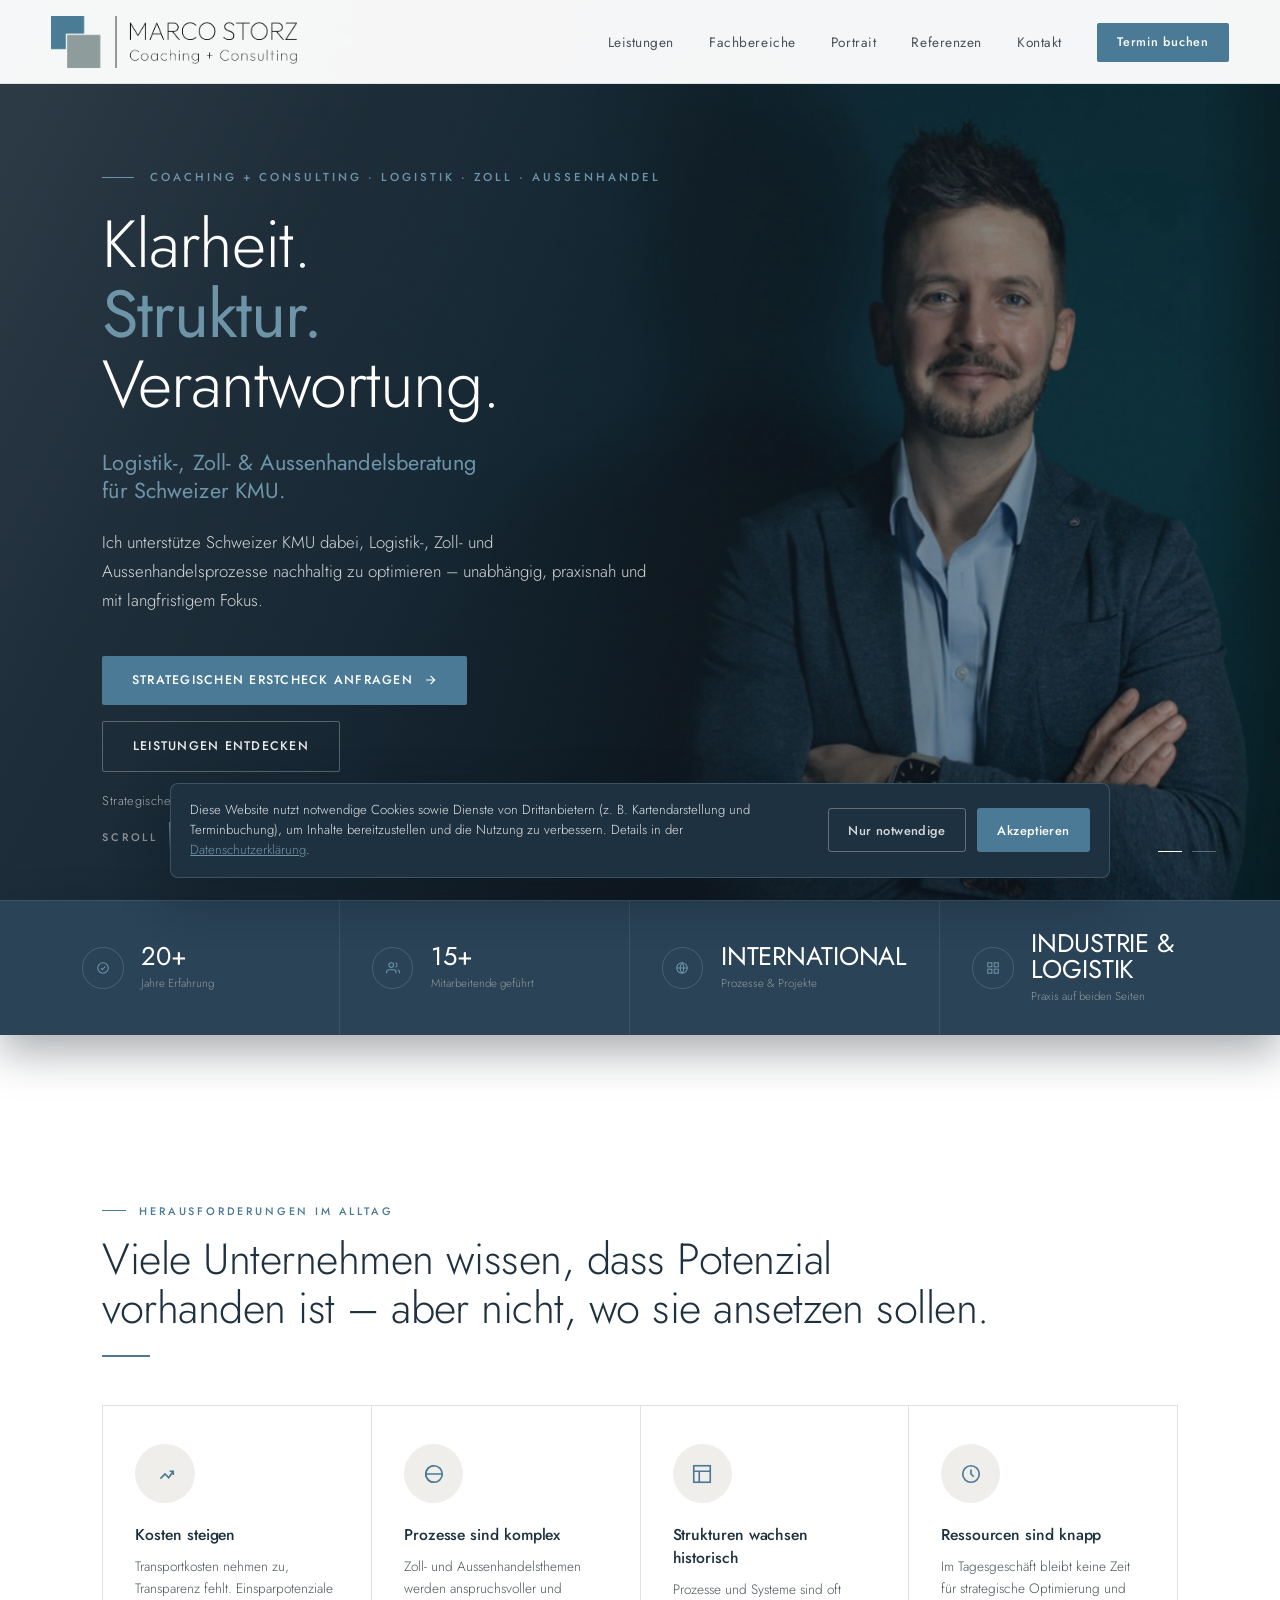
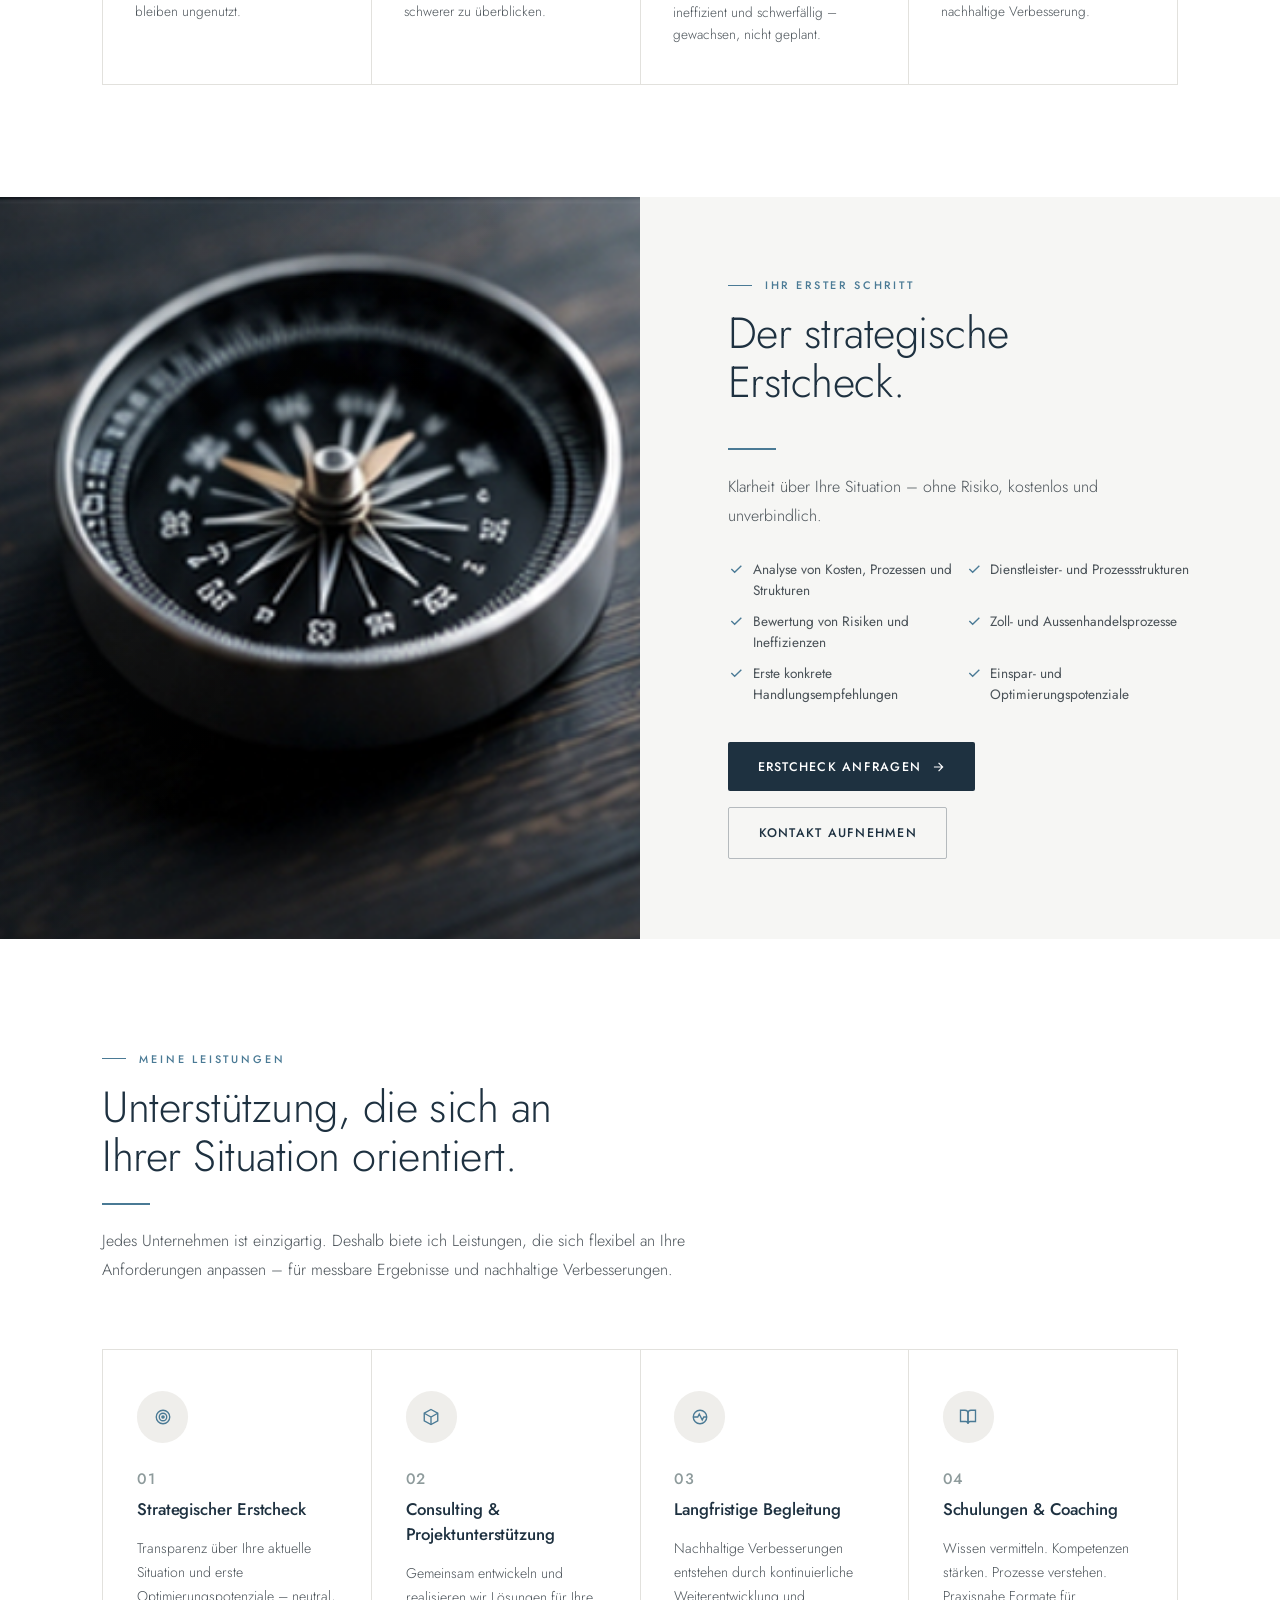
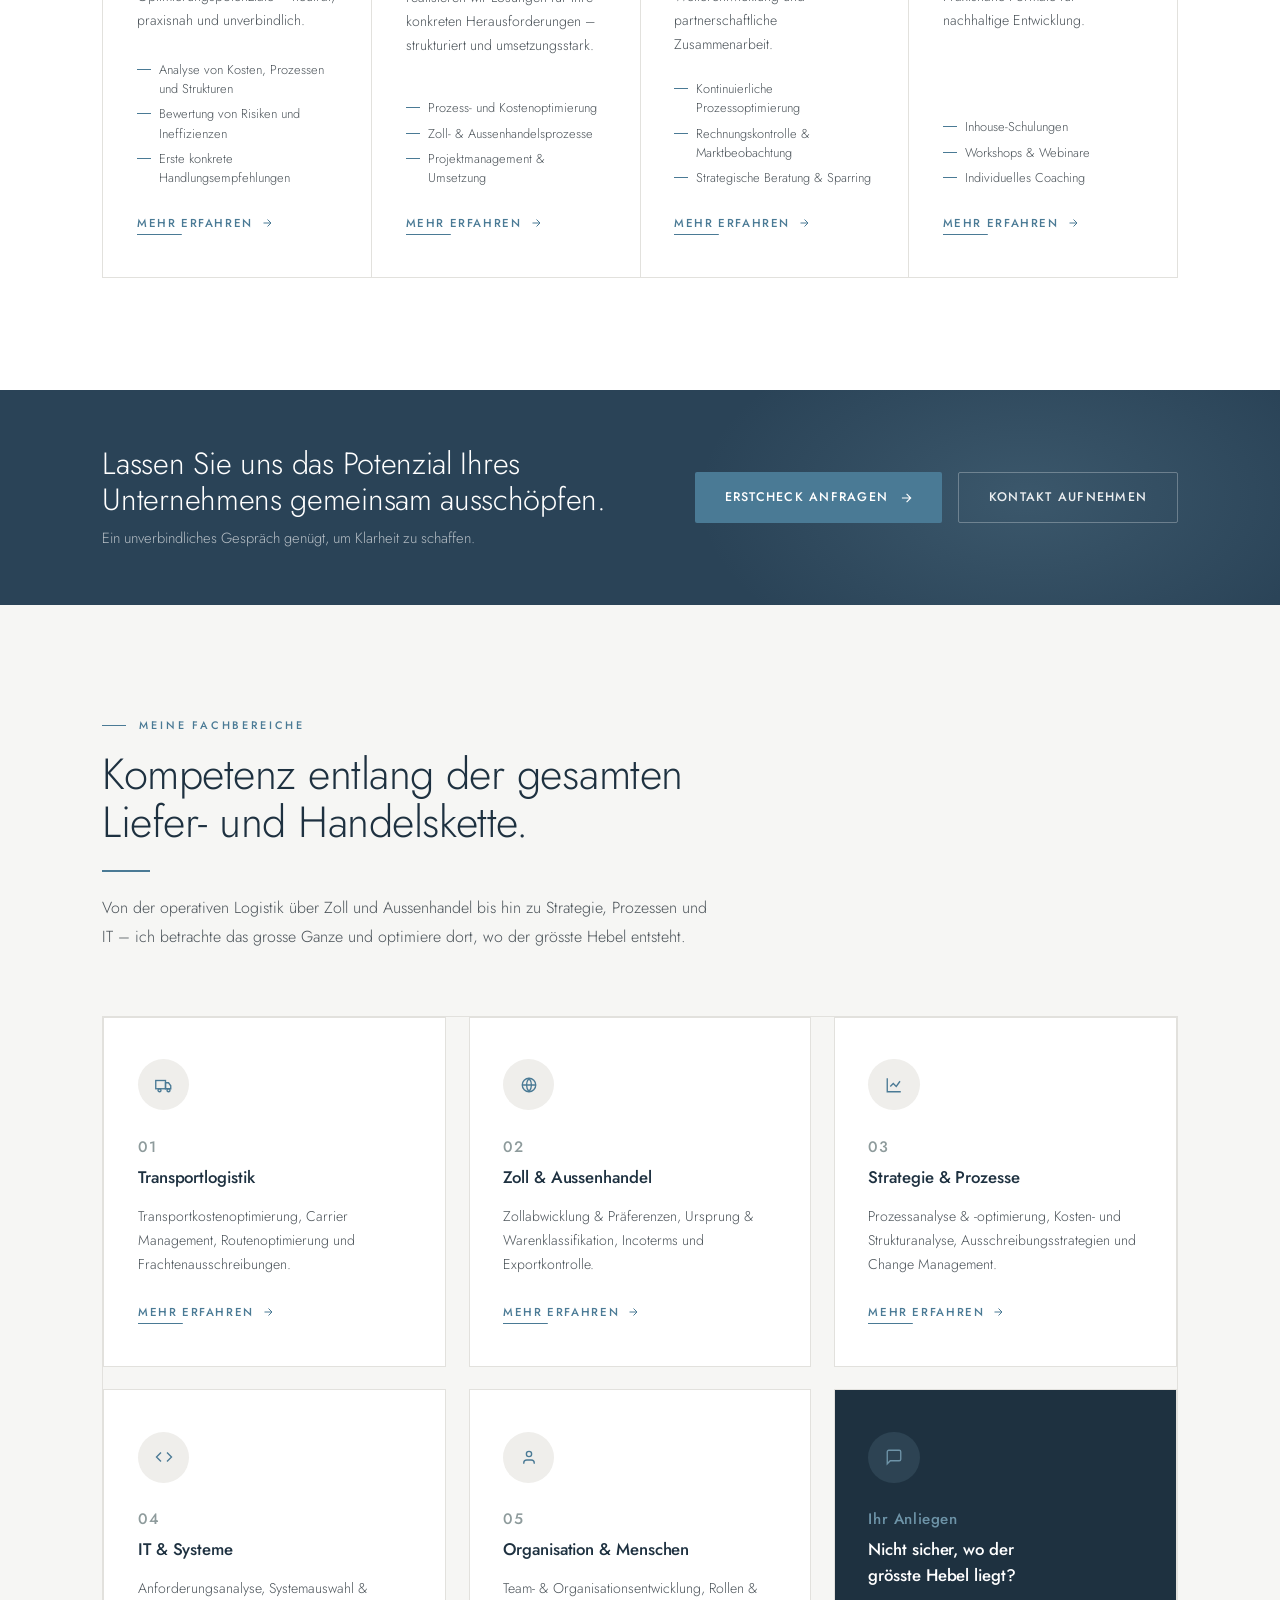
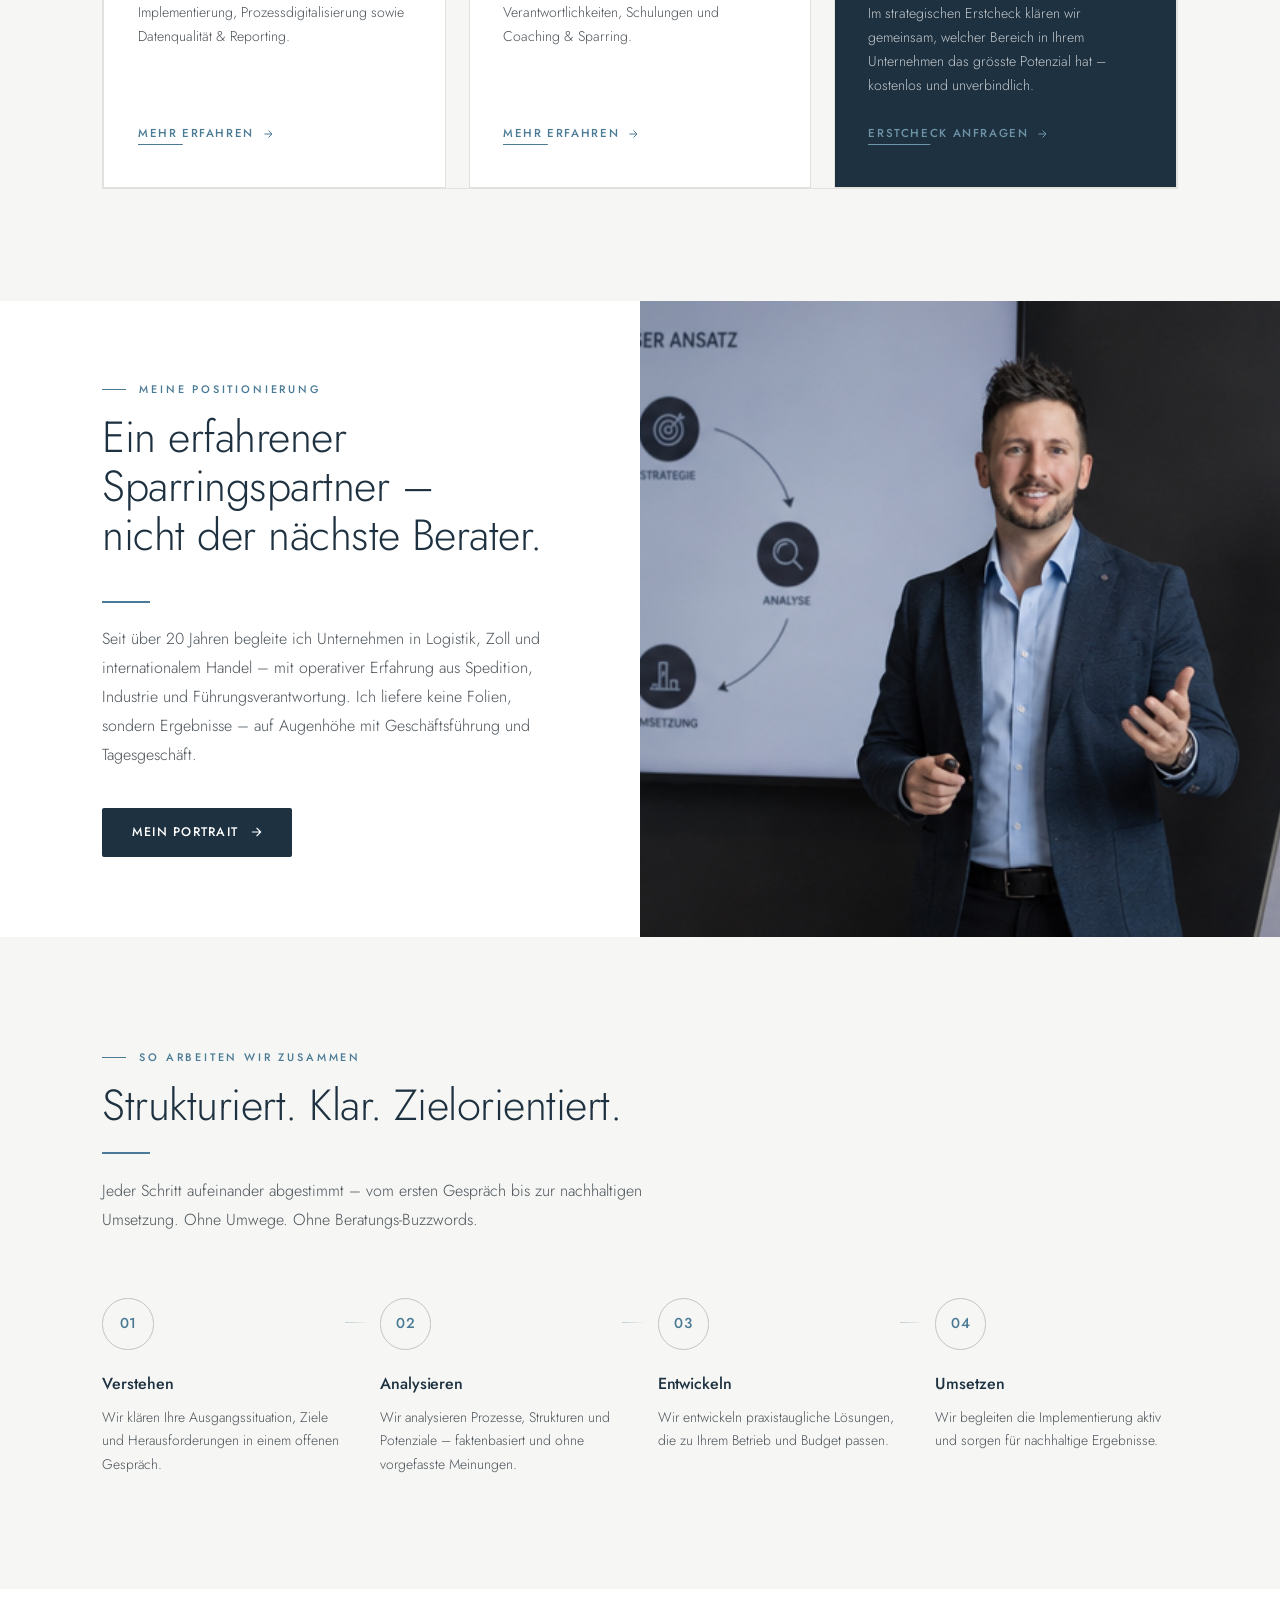
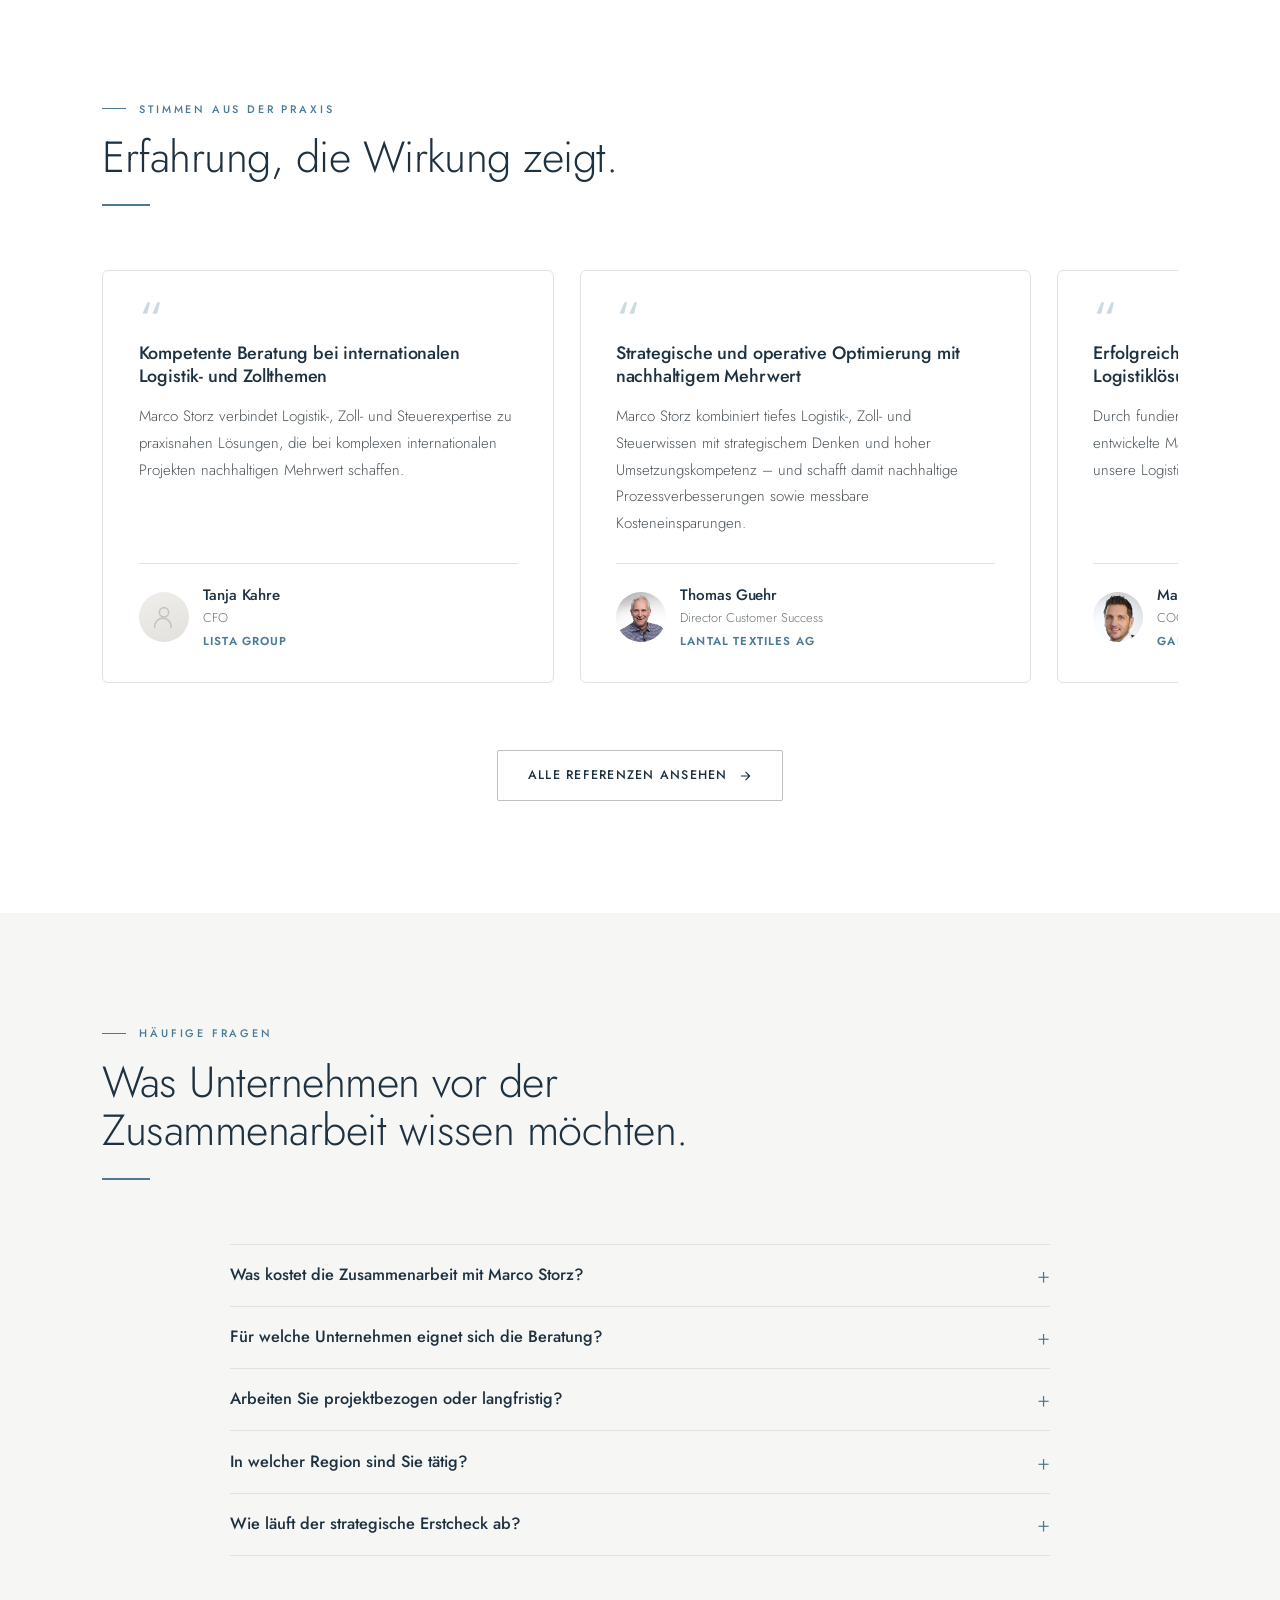
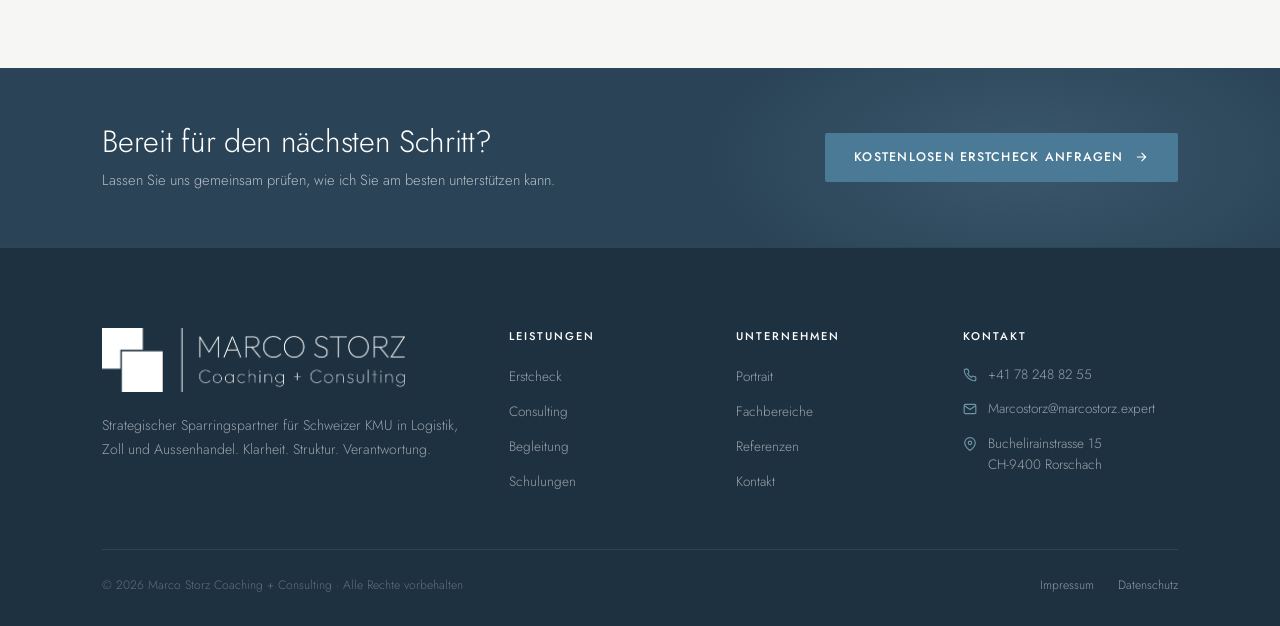
<file: index.html>
<!DOCTYPE html>
<html lang="de">
<head>
  <meta charset="UTF-8" />
  <meta name="viewport" content="width=device-width, initial-scale=1.0" />
  <meta name="google-site-verification" content="Iu_ZcEgOkAukELsRwiCh_t0tVL__i6-AnqqbJbiRBo0" />
  <meta name="description" content="Über 20 Jahre Erfahrung in Logistik, Zoll und Aussenhandel. Marco Storz berät Schweizer KMU praxisnah und unabhängig – mit messbaren Ergebnissen. Jetzt kostenlosen Erstcheck anfragen." />
  <title>Logistik- & Zollberatung Schweiz | Marco Storz – Sparringspartner für KMU</title>
  <link rel="preconnect" href="https://fonts.googleapis.com" />
  <link rel="preconnect" href="https://fonts.gstatic.com" crossorigin />
  <link href="https://fonts.googleapis.com/css2?family=Jost:wght@200;300;400;500;600;700&display=swap" rel="stylesheet" />
  <link rel="stylesheet" href="styles.css" />
  <link rel="canonical" href="https://www.marcostorz.expert/" />
  <meta property="og:title" content="Logistik- & Zollberatung Schweiz | Marco Storz – Sparringspartner für KMU" />
  <meta property="og:description" content="Strategischer Sparringspartner für Schweizer KMU in Logistik, Zoll und Aussenhandel. Über 20 Jahre operative Erfahrung. Sitz in Rorschach." />
  <meta property="og:type" content="website" />
  <meta property="og:locale" content="de_CH" />
  <meta property="og:url" content="https://www.marcostorz.expert/" />
  <meta property="og:image" content="https://www.marcostorz.expert/assets/og-marco.jpg" />
  <meta name="twitter:card" content="summary_large_image" />
  <script type="application/ld+json">{"@context":"https://schema.org","@type":"ProfessionalService","@id":"https://www.marcostorz.expert/#org","name":"Marco Storz Coaching + Consulting","url":"https://www.marcostorz.expert/","image":"https://www.marcostorz.expert/assets/og-marco.jpg","description":"Beratung für Logistik, Zoll und Aussenhandel für Schweizer KMU – strategischer Sparringspartner mit über 20 Jahren operativer Erfahrung.","areaServed":["CH","DE","EU"],"address":{"@type":"PostalAddress","streetAddress":"Buchelirainstrasse 15","postalCode":"9400","addressLocality":"Rorschach","addressRegion":"St. Gallen","addressCountry":"CH"},"telephone":"+41782488255","email":"Marcostorz@marcostorz.expert","founder":{"@type":"Person","name":"Marco Storz","jobTitle":"Berater für Logistik, Zoll & Aussenhandel","knowsAbout":["Transportlogistik","Zollabwicklung","Supply Chain Management","Aussenhandel","Prozessoptimierung"]},"knowsAbout":["Transportlogistik","Zoll & Aussenhandel","Supply Chain","Strategie & Prozesse","IT & Systeme","Schulungen"]}</script>
  <script type="application/ld+json">{"@context":"https://schema.org","@type":"BreadcrumbList","itemListElement":[{"@type":"ListItem","position":1,"name":"Home","item":"https://www.marcostorz.expert/"}]}</script>
  <script type="application/ld+json">{"@context":"https://schema.org","@type":"FAQPage","mainEntity":[{"@type":"Question","name":"Was kostet die Zusammenarbeit mit Marco Storz?","acceptedAnswer":{"@type":"Answer","text":"Der Einstieg ist immer der strategische Erstcheck – kostenlos und unverbindlich. Projekte werden danach transparent nach Aufwand oder als feste Pakete vereinbart; möglich ist ein einmaliges Projekt ebenso wie eine langfristige Begleitung."}},{"@type":"Question","name":"Für welche Unternehmen eignet sich die Beratung?","acceptedAnswer":{"@type":"Answer","text":"Primär für Schweizer KMU aus Industrie, Handel und Logistik – von der Geschäftsführung über Einkauf und Betrieb bis zu Supply-Chain- und Zollverantwortlichen."}},{"@type":"Question","name":"Arbeiten Sie projektbezogen oder langfristig?","acceptedAnswer":{"@type":"Answer","text":"Beides. Möglich sind einmalige Projekte wie eine Frachtenausschreibung, eine langfristige Begleitung als externes Logistikbüro sowie Schulungen und Coaching für Ihr Team."}},{"@type":"Question","name":"In welcher Region sind Sie tätig?","acceptedAnswer":{"@type":"Answer","text":"Sitz ist Rorschach am Bodensee (Region St. Gallen, Ostschweiz). Tätig bin ich in der gesamten Schweiz sowie grenzüberschreitend in Deutschland und der EU."}},{"@type":"Question","name":"Wie läuft der strategische Erstcheck ab?","acceptedAnswer":{"@type":"Answer","text":"In rund 30 Minuten – per Video oder Telefon – erhalten Sie eine neutrale Einschätzung Ihrer Situation und der realistischen Optimierungshebel. Ohne Verkaufsdruck, ohne Verpflichtung."}}]}</script>
</head>
<body>

<!-- ╔══════════ NAV ══════════╗ -->
<header class="nav" id="nav">
  <a href="index.html" class="nav-logo" aria-label="Marco Storz – Startseite">
    <img src="assets/logo.png" alt="Marco Storz · Coaching + Consulting" />
  </a>
  <nav>
    <ul class="nav-links">
      <li><a href="leistungen.html">Leistungen</a></li>
      <li><a href="fachbereiche.html">Fachbereiche</a></li>
      <li><a href="portrait.html">Portrait</a></li>
      <li><a href="referenzen.html">Referenzen</a></li>
      <li><a href="kontakt.html">Kontakt</a></li>
      <li><a href="kontakt.html#booking" class="nav-cta">Termin buchen</a></li>
    </ul>
  </nav>
  <button class="hamburger" id="hamburger" aria-label="Menü öffnen">
    <span></span><span></span><span></span>
  </button>
</header>
<div class="mobile-menu" id="mobileMenu">
  <a href="leistungen.html">Leistungen</a>
  <a href="fachbereiche.html">Fachbereiche</a>
  <a href="portrait.html">Portrait</a>
  <a href="referenzen.html">Referenzen</a>
  <a href="kontakt.html">Kontakt</a>
  <a href="kontakt.html#booking" class="nav-cta">Termin buchen</a>
</div>

<!-- ╔══════════ HERO ══════════╗ -->
<section class="hero" id="home" data-screen-label="01 Hero">
  <div class="hero-slide active" style="background-image:url('assets/hero-1.jpg')"></div>
  <div class="hero-slide" style="background-image:url('assets/hero-2.jpg')"></div>

  <div class="hero-content">
    <p class="hero-label">Coaching + Consulting · Logistik · Zoll · Aussenhandel</p>
    <h1>Klarheit.<br /><em>Struktur.</em><br />Verantwortung.</h1>
    <p class="hero-h2">Logistik-, Zoll- &amp; Aussenhandels­beratung für Schweizer KMU.</p>
    <p class="hero-sub">
      Ich unterstütze Schweizer KMU dabei, Logistik-, Zoll- und Aussenhandelsprozesse
      nachhaltig zu optimieren – unabhängig, praxisnah und mit langfristigem Fokus.
    </p>
    <div class="hero-btns">
      <a href="kontakt.html#booking" class="btn btn-primary">
        Strategischen Erstcheck anfragen
        <svg viewBox="0 0 24 24" fill="none" stroke="currentColor" stroke-width="2"><path d="M5 12h14M13 5l7 7-7 7"/></svg>
      </a>
      <a href="leistungen.html" class="btn btn-outline">Leistungen entdecken</a>
    </div>
    <p class="hero-note">Strategischer Erstcheck · kostenlos &amp; unverbindlich · Antwort in der Regel innerhalb 24 h</p>
  </div>

  <div class="hero-dots" role="tablist">
    <button class="hero-dot active" data-slide="0" aria-label="Bild 1"></button>
    <button class="hero-dot" data-slide="1" aria-label="Bild 2"></button>
  </div>

  <div class="hero-scroll">Scroll</div>
</section>

<!-- ╔══════════ STATS BAR ══════════╗ -->
<div class="stats-bar">
  <div class="stat">
    <div class="stat-mark"><svg viewBox="0 0 24 24" fill="none" stroke="currentColor" stroke-width="1.8"><circle cx="12" cy="12" r="9"/><path d="M8 12l3 3 5-6"/></svg></div>
    <div>
      <div class="stat-num">20+</div>
      <div class="stat-label">Jahre Erfahrung</div>
    </div>
  </div>
  <div class="stat">
    <div class="stat-mark"><svg viewBox="0 0 24 24" fill="none" stroke="currentColor" stroke-width="1.8"><path d="M17 21v-2a4 4 0 0 0-4-4H5a4 4 0 0 0-4 4v2"/><circle cx="9" cy="7" r="4"/><path d="M23 21v-2a4 4 0 0 0-3-3.87"/><path d="M16 3.13a4 4 0 0 1 0 7.75"/></svg></div>
    <div>
      <div class="stat-num">15+</div>
      <div class="stat-label">Mitarbeitende geführt</div>
    </div>
  </div>
  <div class="stat">
    <div class="stat-mark"><svg viewBox="0 0 24 24" fill="none" stroke="currentColor" stroke-width="1.8"><circle cx="12" cy="12" r="9"/><path d="M3 12h18M12 3a14 14 0 0 1 0 18M12 3a14 14 0 0 0 0 18"/></svg></div>
    <div>
      <div class="stat-num">INTERNATIONAL</div>
      <div class="stat-label">Prozesse &amp; Projekte</div>
    </div>
  </div>
  <div class="stat">
    <div class="stat-mark"><svg viewBox="0 0 24 24" fill="none" stroke="currentColor" stroke-width="1.8"><rect x="3" y="3" width="7" height="7"/><rect x="14" y="3" width="7" height="7"/><rect x="14" y="14" width="7" height="7"/><rect x="3" y="14" width="7" height="7"/></svg></div>
    <div>
      <div class="stat-num">INDUSTRIE &amp; LOGISTIK</div>
      <div class="stat-label">Praxis auf beiden Seiten</div>
    </div>
  </div>
</div>

<!-- ╔══════════ HERAUSFORDERUNGEN ══════════╗ -->
<section class="section" data-screen-label="02 Herausforderungen">
  <div class="section-head reveal challenges-head">
    <p class="eyebrow">Herausforderungen im Alltag</p>
    <h2 class="section-title">Viele Unternehmen wissen, dass Potenzial<br />vorhanden ist – aber nicht, wo sie ansetzen sollen.</h2>
    <div class="divider-rule"></div>
  </div>

  <div class="challenges-grid reveal">
    <div class="challenge-card">
      <div class="challenge-icon"><svg viewBox="0 0 24 24" fill="none" stroke="currentColor" stroke-width="1.8"><path d="M7 17l5-5 4 4 5-7"/><path d="M17 9h4v4"/></svg></div>
      <h3 class="challenge-title">Kosten steigen</h3>
      <p class="challenge-desc">Transportkosten nehmen zu, Transparenz fehlt. Einsparpotenziale bleiben ungenutzt.</p>
    </div>
    <div class="challenge-card">
      <div class="challenge-icon"><svg viewBox="0 0 24 24" fill="none" stroke="currentColor" stroke-width="1.8"><circle cx="12" cy="12" r="9"/><path d="M12 3a9 9 0 0 0 0 18M3 12h18"/></svg></div>
      <h3 class="challenge-title">Prozesse sind komplex</h3>
      <p class="challenge-desc">Zoll- und Aussenhandelsthemen werden anspruchsvoller und schwerer zu überblicken.</p>
    </div>
    <div class="challenge-card">
      <div class="challenge-icon"><svg viewBox="0 0 24 24" fill="none" stroke="currentColor" stroke-width="1.8"><rect x="3" y="3" width="18" height="18"/><path d="M3 9h18M9 21V9"/></svg></div>
      <h3 class="challenge-title">Strukturen wachsen historisch</h3>
      <p class="challenge-desc">Prozesse und Systeme sind oft ineffizient und schwerfällig – gewachsen, nicht geplant.</p>
    </div>
    <div class="challenge-card">
      <div class="challenge-icon"><svg viewBox="0 0 24 24" fill="none" stroke="currentColor" stroke-width="1.8"><circle cx="12" cy="12" r="9"/><path d="M12 7v5l3 3"/></svg></div>
      <h3 class="challenge-title">Ressourcen sind knapp</h3>
      <p class="challenge-desc">Im Tagesgeschäft bleibt keine Zeit für strategische Optimierung und nachhaltige Verbesserung.</p>
    </div>
  </div>
</section>

<!-- ╔══════════ ERSTCHECK FEATURE ══════════╗ -->
<section class="erstcheck sec-gray" id="erstcheck" data-screen-label="03 Erstcheck">
  <div class="erstcheck-img" style="background-image:url('assets/theme-kompass.png')"></div>
  <div class="erstcheck-content reveal">
    <p class="eyebrow">Ihr erster Schritt</p>
    <h2 class="section-title">Der strategische Erstcheck.</h2>
      <div class="divider-rule"></div>
    <p class="section-sub">
      Klarheit über Ihre Situation – ohne Risiko, kostenlos und unverbindlich.
    </p>
    <div class="erstcheck-checks">
      <div class="check-item"><svg viewBox="0 0 24 24" fill="none" stroke="currentColor" stroke-width="2"><path d="M5 12l5 5L20 7"/></svg>Analyse von Kosten, Prozessen und Strukturen</div>
      <div class="check-item"><svg viewBox="0 0 24 24" fill="none" stroke="currentColor" stroke-width="2"><path d="M5 12l5 5L20 7"/></svg>Dienstleister- und Prozessstrukturen</div>
      <div class="check-item"><svg viewBox="0 0 24 24" fill="none" stroke="currentColor" stroke-width="2"><path d="M5 12l5 5L20 7"/></svg>Bewertung von Risiken und Ineffizienzen</div>
      <div class="check-item"><svg viewBox="0 0 24 24" fill="none" stroke="currentColor" stroke-width="2"><path d="M5 12l5 5L20 7"/></svg>Zoll- und Aussenhandelsprozesse</div>
      <div class="check-item"><svg viewBox="0 0 24 24" fill="none" stroke="currentColor" stroke-width="2"><path d="M5 12l5 5L20 7"/></svg>Erste konkrete Handlungsempfehlungen</div>
      <div class="check-item"><svg viewBox="0 0 24 24" fill="none" stroke="currentColor" stroke-width="2"><path d="M5 12l5 5L20 7"/></svg>Einspar- und Optimierungspotenziale</div>
    </div>
    <div class="erstcheck-actions">
      <a href="kontakt.html#booking" class="btn btn-dark">Erstcheck anfragen <svg viewBox="0 0 24 24" fill="none" stroke="currentColor" stroke-width="2"><path d="M5 12h14M13 5l7 7-7 7"/></svg></a>
      <a href="kontakt.html" class="btn btn-outline-dark">Kontakt aufnehmen</a>
    </div>
  </div>
</section>

<!-- ╔══════════ LEISTUNGEN ══════════╗ -->
<section class="section" id="leistungen" data-screen-label="07 Leistungen">
  <div class="section-head reveal">
    <p class="eyebrow">Meine Leistungen</p>
    <h2 class="section-title">Unterstützung, die sich an<br />Ihrer Situation orientiert.</h2>
      <div class="divider-rule"></div>
    <p class="section-sub">
      Jedes Unternehmen ist einzigartig. Deshalb biete ich Leistungen, die sich flexibel an Ihre Anforderungen anpassen –
      für messbare Ergebnisse und nachhaltige Verbesserungen.
    </p>
  </div>

  <div class="leistungen-grid reveal">
    <div class="leistung-card">
      <div class="leistung-icon"><svg viewBox="0 0 24 24" fill="none" stroke="currentColor" stroke-width="1.8"><circle cx="12" cy="12" r="9"/><circle cx="12" cy="12" r="5"/><circle cx="12" cy="12" r="1.5" fill="currentColor"/></svg></div>
      <p class="leistung-num">01</p>
      <h3 class="leistung-title">Strategischer Erstcheck</h3>
      <p class="leistung-desc">Transparenz über Ihre aktuelle Situation und erste Optimierungspotenziale – neutral, praxisnah und unverbindlich.</p>
      <div class="leistung-checks">
        <div class="leistung-check">Analyse von Kosten, Prozessen und Strukturen</div>
        <div class="leistung-check">Bewertung von Risiken und Ineffizienzen</div>
        <div class="leistung-check">Erste konkrete Handlungsempfehlungen</div>
      </div>
      <a href="leistungen.html#erstcheck" class="leistung-link">Mehr erfahren <svg viewBox="0 0 24 24" fill="none" stroke="currentColor" stroke-width="2"><path d="M5 12h14M13 5l7 7-7 7"/></svg></a>
    </div>
    <div class="leistung-card">
      <div class="leistung-icon"><svg viewBox="0 0 24 24" fill="none" stroke="currentColor" stroke-width="1.8"><path d="M12 2l9 5v10l-9 5-9-5V7l9-5z"/><path d="M3 7l9 5 9-5M12 12v10"/></svg></div>
      <p class="leistung-num">02</p>
      <h3 class="leistung-title">Consulting &amp; Projektunterstützung</h3>
      <p class="leistung-desc">Gemeinsam entwickeln und realisieren wir Lösungen für Ihre konkreten Herausforderungen – strukturiert und umsetzungsstark.</p>
      <div class="leistung-checks">
        <div class="leistung-check">Prozess- und Kostenoptimierung</div>
        <div class="leistung-check">Zoll- &amp; Aussenhandelsprozesse</div>
        <div class="leistung-check">Projektmanagement &amp; Umsetzung</div>
      </div>
      <a href="leistungen.html#consulting" class="leistung-link">Mehr erfahren <svg viewBox="0 0 24 24" fill="none" stroke="currentColor" stroke-width="2"><path d="M5 12h14M13 5l7 7-7 7"/></svg></a>
    </div>
    <div class="leistung-card">
      <div class="leistung-icon"><svg viewBox="0 0 24 24" fill="none" stroke="currentColor" stroke-width="1.8"><path d="M21 12a9 9 0 1 1-18 0 9 9 0 0 1 18 0z"/><path d="M3 12h6l2-4 4 8 2-4h4"/></svg></div>
      <p class="leistung-num">03</p>
      <h3 class="leistung-title">Langfristige Begleitung</h3>
      <p class="leistung-desc">Nachhaltige Verbesserungen entstehen durch kontinuierliche Weiterentwicklung und partnerschaftliche Zusammenarbeit.</p>
      <div class="leistung-checks">
        <div class="leistung-check">Kontinuierliche Prozessoptimierung</div>
        <div class="leistung-check">Rechnungskontrolle &amp; Marktbeobachtung</div>
        <div class="leistung-check">Strategische Beratung &amp; Sparring</div>
      </div>
      <a href="leistungen.html#begleitung" class="leistung-link">Mehr erfahren <svg viewBox="0 0 24 24" fill="none" stroke="currentColor" stroke-width="2"><path d="M5 12h14M13 5l7 7-7 7"/></svg></a>
    </div>
    <div class="leistung-card">
      <div class="leistung-icon"><svg viewBox="0 0 24 24" fill="none" stroke="currentColor" stroke-width="1.8"><path d="M2 3h6a4 4 0 0 1 4 4v14a3 3 0 0 0-3-3H2z"/><path d="M22 3h-6a4 4 0 0 0-4 4v14a3 3 0 0 1 3-3h7z"/></svg></div>
      <p class="leistung-num">04</p>
      <h3 class="leistung-title">Schulungen &amp; Coaching</h3>
      <p class="leistung-desc">Wissen vermitteln. Kompetenzen stärken. Prozesse verstehen. Praxisnahe Formate für nachhaltige Entwicklung.</p>
      <div class="leistung-checks">
        <div class="leistung-check">Inhouse-Schulungen</div>
        <div class="leistung-check">Workshops &amp; Webinare</div>
        <div class="leistung-check">Individuelles Coaching</div>
      </div>
      <a href="leistungen.html#schulungen" class="leistung-link">Mehr erfahren <svg viewBox="0 0 24 24" fill="none" stroke="currentColor" stroke-width="2"><path d="M5 12h14M13 5l7 7-7 7"/></svg></a>
    </div>
  </div>
</section>

<!-- ╔══════════ CTA BAND ══════════╗ -->
<section class="cta-band dark">
  <div>
    <div class="cta-band-title">Lassen Sie uns das Potenzial Ihres<br />Unternehmens gemeinsam ausschöpfen.</div>
    <div class="cta-band-sub">Ein unverbindliches Gespräch genügt, um Klarheit zu schaffen.</div>
  </div>
  <div class="cta-band-btns">
    <a href="kontakt.html#booking" class="btn btn-primary">Erstcheck anfragen <svg viewBox="0 0 24 24" fill="none" stroke="currentColor" stroke-width="2"><path d="M5 12h14M13 5l7 7-7 7"/></svg></a>
    <a href="kontakt.html" class="btn btn-outline">Kontakt aufnehmen</a>
  </div>
</section>

<!-- ╔══════════ FACHBEREICHE ══════════╗ -->
<section class="section bg-offwhite" id="fachbereiche" data-screen-label="05 Fachbereiche">
  <div class="section-head reveal">
    <p class="eyebrow">Meine Fachbereiche</p>
    <h2 class="section-title">Kompetenz entlang der gesamten<br />Liefer- und Handelskette.</h2>
    <div class="divider-rule"></div>
    <p class="section-sub">
      Von der operativen Logistik über Zoll und Aussenhandel bis hin zu Strategie, Prozessen und IT –
      ich betrachte das grosse Ganze und optimiere dort, wo der grösste Hebel entsteht.
    </p>
  </div>
  <div class="leistungen-grid fb-grid reveal">
    <div class="leistung-card">
      <div class="leistung-icon"><svg viewBox="0 0 24 24" fill="none" stroke="currentColor" stroke-width="1.8"><rect x="1" y="6" width="13" height="11"/><path d="M14 9h4l3 4v4h-7z"/><circle cx="6" cy="19" r="2"/><circle cx="18" cy="19" r="2"/></svg></div>
      <p class="leistung-num">01</p>
      <h3 class="leistung-title">Transportlogistik</h3>
      <p class="leistung-desc">Transportkostenoptimierung, Carrier Management, Routenoptimierung und Frachtenausschreibungen.</p>
      <a href="fachbereiche.html#transport" class="leistung-link">Mehr erfahren <svg viewBox="0 0 24 24" fill="none" stroke="currentColor" stroke-width="2"><path d="M5 12h14M13 5l7 7-7 7"/></svg></a>
    </div>
    <div class="leistung-card">
      <div class="leistung-icon"><svg viewBox="0 0 24 24" fill="none" stroke="currentColor" stroke-width="1.8"><circle cx="12" cy="12" r="9"/><path d="M3 12h18M12 3a14 14 0 0 1 0 18M12 3a14 14 0 0 0 0 18"/></svg></div>
      <p class="leistung-num">02</p>
      <h3 class="leistung-title">Zoll &amp; Aussenhandel</h3>
      <p class="leistung-desc">Zollabwicklung &amp; Präferenzen, Ursprung &amp; Warenklassifikation, Incoterms und Exportkontrolle.</p>
      <a href="fachbereiche.html#zoll" class="leistung-link">Mehr erfahren <svg viewBox="0 0 24 24" fill="none" stroke="currentColor" stroke-width="2"><path d="M5 12h14M13 5l7 7-7 7"/></svg></a>
    </div>
    <div class="leistung-card">
      <div class="leistung-icon"><svg viewBox="0 0 24 24" fill="none" stroke="currentColor" stroke-width="1.8"><path d="M3 3v18h18"/><path d="M7 14l4-4 4 4 5-7"/></svg></div>
      <p class="leistung-num">03</p>
      <h3 class="leistung-title">Strategie &amp; Prozesse</h3>
      <p class="leistung-desc">Prozessanalyse &amp; -optimierung, Kosten- und Strukturanalyse, Ausschreibungsstrategien und Change Management.</p>
      <a href="fachbereiche.html#strategie" class="leistung-link">Mehr erfahren <svg viewBox="0 0 24 24" fill="none" stroke="currentColor" stroke-width="2"><path d="M5 12h14M13 5l7 7-7 7"/></svg></a>
    </div>
    <div class="leistung-card">
      <div class="leistung-icon"><svg viewBox="0 0 24 24" fill="none" stroke="currentColor" stroke-width="1.8"><polyline points="16 18 22 12 16 6"/><polyline points="8 6 2 12 8 18"/></svg></div>
      <p class="leistung-num">04</p>
      <h3 class="leistung-title">IT &amp; Systeme</h3>
      <p class="leistung-desc">Anforderungsanalyse, Systemauswahl &amp; Implementierung, Prozessdigitalisierung sowie Datenqualität &amp; Reporting.</p>
      <a href="fachbereiche.html#it" class="leistung-link">Mehr erfahren <svg viewBox="0 0 24 24" fill="none" stroke="currentColor" stroke-width="2"><path d="M5 12h14M13 5l7 7-7 7"/></svg></a>
    </div>
    <div class="leistung-card">
      <div class="leistung-icon"><svg viewBox="0 0 24 24" fill="none" stroke="currentColor" stroke-width="1.8"><circle cx="12" cy="8" r="3.5"/><path d="M5 21v-1a4 4 0 0 1 4-4h6a4 4 0 0 1 4 4v1"/></svg></div>
      <p class="leistung-num">05</p>
      <h3 class="leistung-title">Organisation &amp; Menschen</h3>
      <p class="leistung-desc">Team- &amp; Organisationsentwicklung, Rollen &amp; Verantwortlichkeiten, Schulungen und Coaching &amp; Sparring.</p>
      <a href="fachbereiche.html#organisation" class="leistung-link">Mehr erfahren <svg viewBox="0 0 24 24" fill="none" stroke="currentColor" stroke-width="2"><path d="M5 12h14M13 5l7 7-7 7"/></svg></a>
    </div>
    <div class="leistung-card cta-tile">
      <div class="leistung-icon"><svg viewBox="0 0 24 24" fill="none" stroke="currentColor" stroke-width="1.8"><path d="M21 15a2 2 0 0 1-2 2H7l-4 4V5a2 2 0 0 1 2-2h14a2 2 0 0 1 2 2z"/></svg></div>
      <p class="leistung-num">Ihr Anliegen</p>
      <h3 class="leistung-title">Nicht sicher, wo der<br />grösste Hebel liegt?</h3>
      <p class="leistung-desc">Im strategischen Erstcheck klären wir gemeinsam, welcher Bereich in Ihrem Unternehmen das grösste Potenzial hat – kostenlos und unverbindlich.</p>
      <a href="kontakt.html#booking" class="leistung-link">Erstcheck anfragen <svg viewBox="0 0 24 24" fill="none" stroke="currentColor" stroke-width="2"><path d="M5 12h14M13 5l7 7-7 7"/></svg></a>
    </div>
  </div>
</section>

<!-- ╔══════════ ÜBER MICH + POSITIONIERUNG ══════════╗ -->
<section class="erstcheck align-page" data-screen-label="05 Über mich">
  <div class="erstcheck-content reveal">
    <p class="eyebrow">Meine Positionierung</p>
    <h2 class="section-title">Ein erfahrener Sparringspartner –<br />nicht der nächste Berater.</h2>
    <div class="divider-rule"></div>
    <p class="section-sub">
      Seit über 20 Jahren begleite ich Unternehmen in Logistik, Zoll und internationalem Handel – mit operativer Erfahrung aus Spedition, Industrie und Führungsverantwortung. Ich liefere keine Folien, sondern Ergebnisse – auf Augenhöhe mit Geschäftsführung und Tagesgeschäft.
    </p>
    <div class="erstcheck-actions">
      <a href="portrait.html" class="btn btn-dark">Mein Portrait <svg viewBox="0 0 24 24" fill="none" stroke="currentColor" stroke-width="2"><path d="M5 12h14M13 5l7 7-7 7"/></svg></a>
    </div>
  </div>
  <div class="erstcheck-img" style="background-image:url('assets/marco-ansatz.png'); background-position: center;"></div>
</section>

<!-- ╔══════════ PROZESS ══════════╗ -->
<section class="section prozess prozess-light" data-screen-label="06 Prozess">
  <div class="section-head reveal">
    <p class="eyebrow">So arbeiten wir zusammen</p>
    <h2 class="section-title">Strukturiert. Klar. Zielorientiert.</h2>
      <div class="divider-rule"></div>
    <p class="section-sub">
      Jeder Schritt aufeinander abgestimmt – vom ersten Gespräch bis zur nachhaltigen Umsetzung.
      Ohne Umwege. Ohne Beratungs-Buzzwords.
    </p>
  </div>
  <div class="prozess-steps reveal">
    <div class="prozess-step">
      <div class="step-num">01</div>
      <h3 class="step-title">Verstehen</h3>
      <p class="step-desc">Wir klären Ihre Ausgangssituation, Ziele und Herausforderungen in einem offenen Gespräch.</p>
    </div>
    <div class="prozess-step">
      <div class="step-num">02</div>
      <h3 class="step-title">Analysieren</h3>
      <p class="step-desc">Wir analysieren Prozesse, Strukturen und Potenziale – faktenbasiert und ohne vorgefasste Meinungen.</p>
    </div>
    <div class="prozess-step">
      <div class="step-num">03</div>
      <h3 class="step-title">Entwickeln</h3>
      <p class="step-desc">Wir entwickeln praxistaugliche Lösungen, die zu Ihrem Betrieb und Budget passen.</p>
    </div>
    <div class="prozess-step">
      <div class="step-num">04</div>
      <h3 class="step-title">Umsetzen</h3>
      <p class="step-desc">Wir begleiten die Implementierung aktiv und sorgen für nachhaltige Ergebnisse.</p>
    </div>
  </div>
</section>
<!-- ╔══════════ TESTIMONIALS ══════════╗ -->
<section class="section" id="referenzen" data-screen-label="08 Stimmen">
  <div class="section-head reveal">
    <p class="eyebrow">Stimmen aus der Praxis</p>
    <h2 class="section-title">Erfahrung, die Wirkung zeigt.</h2>
      <div class="divider-rule"></div>
    </div>

  <div class="hq-slider reveal">
    <figure class="hq-card">
      <div class="hq-mark">“</div>
      <h3 class="hq-head">Kompetente Beratung bei internationalen Logistik- und Zollthemen</h3>
      <blockquote class="hq-text">Marco Storz verbindet Logistik-, Zoll- und Steuerexpertise zu praxisnahen Lösungen, die bei komplexen internationalen Projekten nachhaltigen Mehrwert schaffen.</blockquote>
      <figcaption class="hq-author">
        <span class="hq-photo hq-photo--ph" role="img" aria-label="Kein Foto vorhanden">
          <svg viewBox="0 0 24 24" fill="none" stroke="currentColor" stroke-width="1.4"><circle cx="12" cy="8" r="4"/><path d="M4 21v-1a7 7 0 0 1 14 0v1" stroke-linecap="round"/></svg>
        </span>
        <span class="hq-meta">
          <span class="hq-name">Tanja Kahre</span>
          <span class="hq-role">CFO</span>
          <span class="hq-org">Lista Group</span>
        </span>
      </figcaption>
    </figure>

    <figure class="hq-card">
      <div class="hq-mark">“</div>
      <h3 class="hq-head">Strategische und operative Optimierung mit nachhaltigem Mehrwert</h3>
      <blockquote class="hq-text">Marco Storz kombiniert tiefes Logistik-, Zoll- und Steuerwissen mit strategischem Denken und hoher Umsetzungskompetenz – und schafft damit nachhaltige Prozessverbesserungen sowie messbare Kosteneinsparungen.</blockquote>
      <figcaption class="hq-author">
        <span class="hq-photo" style="background-image:url('assets/ref-guehr.jpg')" role="img" aria-label="Thomas Guehr"></span>
        <span class="hq-meta">
          <span class="hq-name">Thomas Guehr</span>
          <span class="hq-role">Director Customer Success</span>
          <span class="hq-org">Lantal Textiles AG</span>
        </span>
      </figcaption>
    </figure>

    <figure class="hq-card">
      <div class="hq-mark">“</div>
      <h3 class="hq-head">Erfolgreiche Umsetzung komplexer Logistiklösungen</h3>
      <blockquote class="hq-text">Durch fundierte Logistik-, Zoll- und Steuerexpertise entwickelte Marco Storz eine nachhaltige Prozesslösung, die unsere Logistikkosten um rund <strong>15 %</strong> senkte.</blockquote>
      <figcaption class="hq-author">
        <span class="hq-photo" style="background-image:url('assets/ref-grabner.jpg')" role="img" aria-label="Matjaz Grabner"></span>
        <span class="hq-meta">
          <span class="hq-name">Matjaz Grabner</span>
          <span class="hq-role">COO &amp; Mitglied der Geschäftsführung</span>
          <span class="hq-org">Galifa Contactlinsen AG</span>
        </span>
      </figcaption>
    </figure>

    <figure class="hq-card">
      <div class="hq-mark">“</div>
      <h3 class="hq-head">Nachhaltige Kostenoptimierung und praxisnahe Wissensvermittlung</h3>
      <blockquote class="hq-text">Durch gezielte Schulungen und praxisorientierte Beratung senkte Marco Storz unsere Transportkosten und verbesserte nachhaltig die Kompetenz unserer Mitarbeitenden sowie unsere Logistikprozesse.</blockquote>
      <figcaption class="hq-author">
        <span class="hq-photo" style="background-image:url('assets/ref-bonillo.jpg')" role="img" aria-label="Antonio Bonillo"></span>
        <span class="hq-meta">
          <span class="hq-name">Antonio Bonillo</span>
          <span class="hq-role">Co-Managing Director</span>
          <span class="hq-org">Foppa AG</span>
        </span>
      </figcaption>
    </figure>
  </div>
  <div style="text-align:center; margin-top:3rem;">
    <a href="referenzen.html" class="btn btn-outline-dark">Alle Referenzen ansehen <svg viewBox="0 0 24 24" fill="none" stroke="currentColor" stroke-width="2"><path d="M5 12h14M13 5l7 7-7 7"/></svg></a>
  </div>
</section>

<!-- ╔══════════ FAQ ══════════╗ -->
<section class="section bg-offwhite" id="faq" data-screen-label="09 FAQ">
  <div class="section-head reveal">
    <p class="eyebrow">Häufige Fragen</p>
    <h2 class="section-title">Was Unternehmen vor der<br />Zusammenarbeit wissen möchten.</h2>
    <div class="divider-rule"></div>
  </div>
  <div class="faq reveal">
    <details>
      <summary>Was kostet die Zusammenarbeit mit Marco Storz?</summary>
      <p>Der Einstieg ist immer der strategische Erstcheck – kostenlos und unverbindlich. Projekte werden danach transparent nach Aufwand oder als feste Pakete vereinbart; möglich ist ein einmaliges Projekt ebenso wie eine langfristige Begleitung.</p>
    </details>
    <details>
      <summary>Für welche Unternehmen eignet sich die Beratung?</summary>
      <p>Primär für Schweizer KMU aus Industrie, Handel und Logistik – von der Geschäftsführung über Einkauf und Betrieb bis zu Supply-Chain- und Zollverantwortlichen.</p>
    </details>
    <details>
      <summary>Arbeiten Sie projektbezogen oder langfristig?</summary>
      <p>Beides. Möglich sind einmalige Projekte wie eine Frachtenausschreibung, eine langfristige Begleitung als externes Logistikbüro sowie Schulungen und Coaching für Ihr Team.</p>
    </details>
    <details>
      <summary>In welcher Region sind Sie tätig?</summary>
      <p>Sitz ist Rorschach am Bodensee (Region St. Gallen, Ostschweiz). Tätig bin ich in der gesamten Schweiz sowie grenzüberschreitend in Deutschland und der EU.</p>
    </details>
    <details>
      <summary>Wie läuft der strategische Erstcheck ab?</summary>
      <p>In rund 30 Minuten – per Video oder Telefon – erhalten Sie eine neutrale Einschätzung Ihrer Situation und der realistischen Optimierungshebel. Ohne Verkaufsdruck, ohne Verpflichtung.</p>
    </details>
  </div>
</section>

<!-- ╔══════════ FOOTER CTA ══════════╗ -->
<section class="cta-band dark">
  <div>
    <div class="cta-band-title">Bereit für den nächsten Schritt?</div>
    <div class="cta-band-sub">Lassen Sie uns gemeinsam prüfen, wie ich Sie am besten unterstützen kann.</div>
  </div>
  <div class="cta-band-btns">
    <a href="kontakt.html#booking" class="btn btn-primary">Kostenlosen Erstcheck anfragen <svg viewBox="0 0 24 24" fill="none" stroke="currentColor" stroke-width="2"><path d="M5 12h14M13 5l7 7-7 7"/></svg></a>
  </div>
</section>

<!-- ╔══════════ FOOTER ══════════╗ -->
<footer class="footer">
  <div class="footer-grid">
    <div class="footer-brand">
      <img src="assets/logo-light.png" alt="Marco Storz · Coaching + Consulting" class="footer-logo" />
      <p>Strategischer Sparringspartner für Schweizer KMU in Logistik, Zoll und Aussenhandel. Klarheit. Struktur. Verantwortung.</p>
    </div>
    <div class="footer-col">
      <h4>Leistungen</h4>
      <ul>
        <li><a href="leistungen.html#erstcheck">Erstcheck</a></li>
        <li><a href="leistungen.html#consulting">Consulting</a></li>
        <li><a href="leistungen.html#begleitung">Begleitung</a></li>
        <li><a href="leistungen.html#schulungen">Schulungen</a></li>
      </ul>
    </div>
    <div class="footer-col">
      <h4>Unternehmen</h4>
      <ul>
        <li><a href="portrait.html">Portrait</a></li>
        <li><a href="fachbereiche.html">Fachbereiche</a></li>
        <li><a href="referenzen.html">Referenzen</a></li>
        <li><a href="kontakt.html">Kontakt</a></li>
      </ul>
    </div>
    <div class="footer-col">
      <h4>Kontakt</h4>
      <div class="footer-contact-item">
        <svg viewBox="0 0 24 24" fill="none" stroke="currentColor" stroke-width="2"><path d="M22 16.92v3a2 2 0 0 1-2.18 2 19.79 19.79 0 0 1-8.63-3.07 19.5 19.5 0 0 1-6-6 19.79 19.79 0 0 1-3.07-8.67A2 2 0 0 1 4.11 2h3a2 2 0 0 1 2 1.72c.13.96.36 1.9.7 2.81a2 2 0 0 1-.45 2.11L8.09 9.91a16 16 0 0 0 6 6l1.27-1.27a2 2 0 0 1 2.11-.45c.91.34 1.85.57 2.81.7A2 2 0 0 1 22 16.92z"/></svg>
        <a href="tel:+41782488255">+41 78 248 82 55</a>
      </div>
      <div class="footer-contact-item">
        <svg viewBox="0 0 24 24" fill="none" stroke="currentColor" stroke-width="2"><path d="M4 4h16c1.1 0 2 .9 2 2v12c0 1.1-.9 2-2 2H4c-1.1 0-2-.9-2-2V6c0-1.1.9-2 2-2z"/><path d="M22 6l-10 7L2 6"/></svg>
        <a href="mailto:Marcostorz@marcostorz.expert">Marcostorz@marcostorz.expert</a>
      </div>
      <div class="footer-contact-item">
        <svg viewBox="0 0 24 24" fill="none" stroke="currentColor" stroke-width="2"><path d="M21 10c0 7-9 13-9 13s-9-6-9-13a9 9 0 0 1 18 0z"/><circle cx="12" cy="10" r="3"/></svg>
        <span>Buchelirainstrasse 15<br />CH-9400 Rorschach</span>
      </div>
    </div>
  </div>
  <div class="footer-bottom">
    <span>© 2026 Marco Storz Coaching + Consulting · Alle Rechte vorbehalten</span>
    <div class="footer-legal-links">
      <a href="impressum.html">Impressum</a>
      <a href="datenschutz.html">Datenschutz</a>
    </div>
  </div>
</footer>

<div class="mobile-cta" aria-label="Schnellkontakt">
  <a class="c-call" href="tel:+41782488255">Anrufen</a>
  <a class="c-book" href="kontakt.html#booking">Termin buchen</a>
</div>
<div class="cookie-consent" id="cookieConsent" role="dialog" aria-label="Cookie-Hinweis" hidden>
  <div class="cookie-text">Diese Website nutzt notwendige Cookies sowie Dienste von Drittanbietern (z. B. Kartendarstellung und Terminbuchung), um Inhalte bereitzustellen und die Nutzung zu verbessern. Details in der <a href="datenschutz.html">Datenschutzerklärung</a>.</div>
  <div class="cookie-actions">
    <button type="button" class="cookie-btn cookie-essential" data-consent="essential">Nur notwendige</button>
    <button type="button" class="cookie-btn cookie-accept" data-consent="all">Akzeptieren</button>
  </div>
</div>
<script src="site.js"></script>
</body>
</html>
</file>
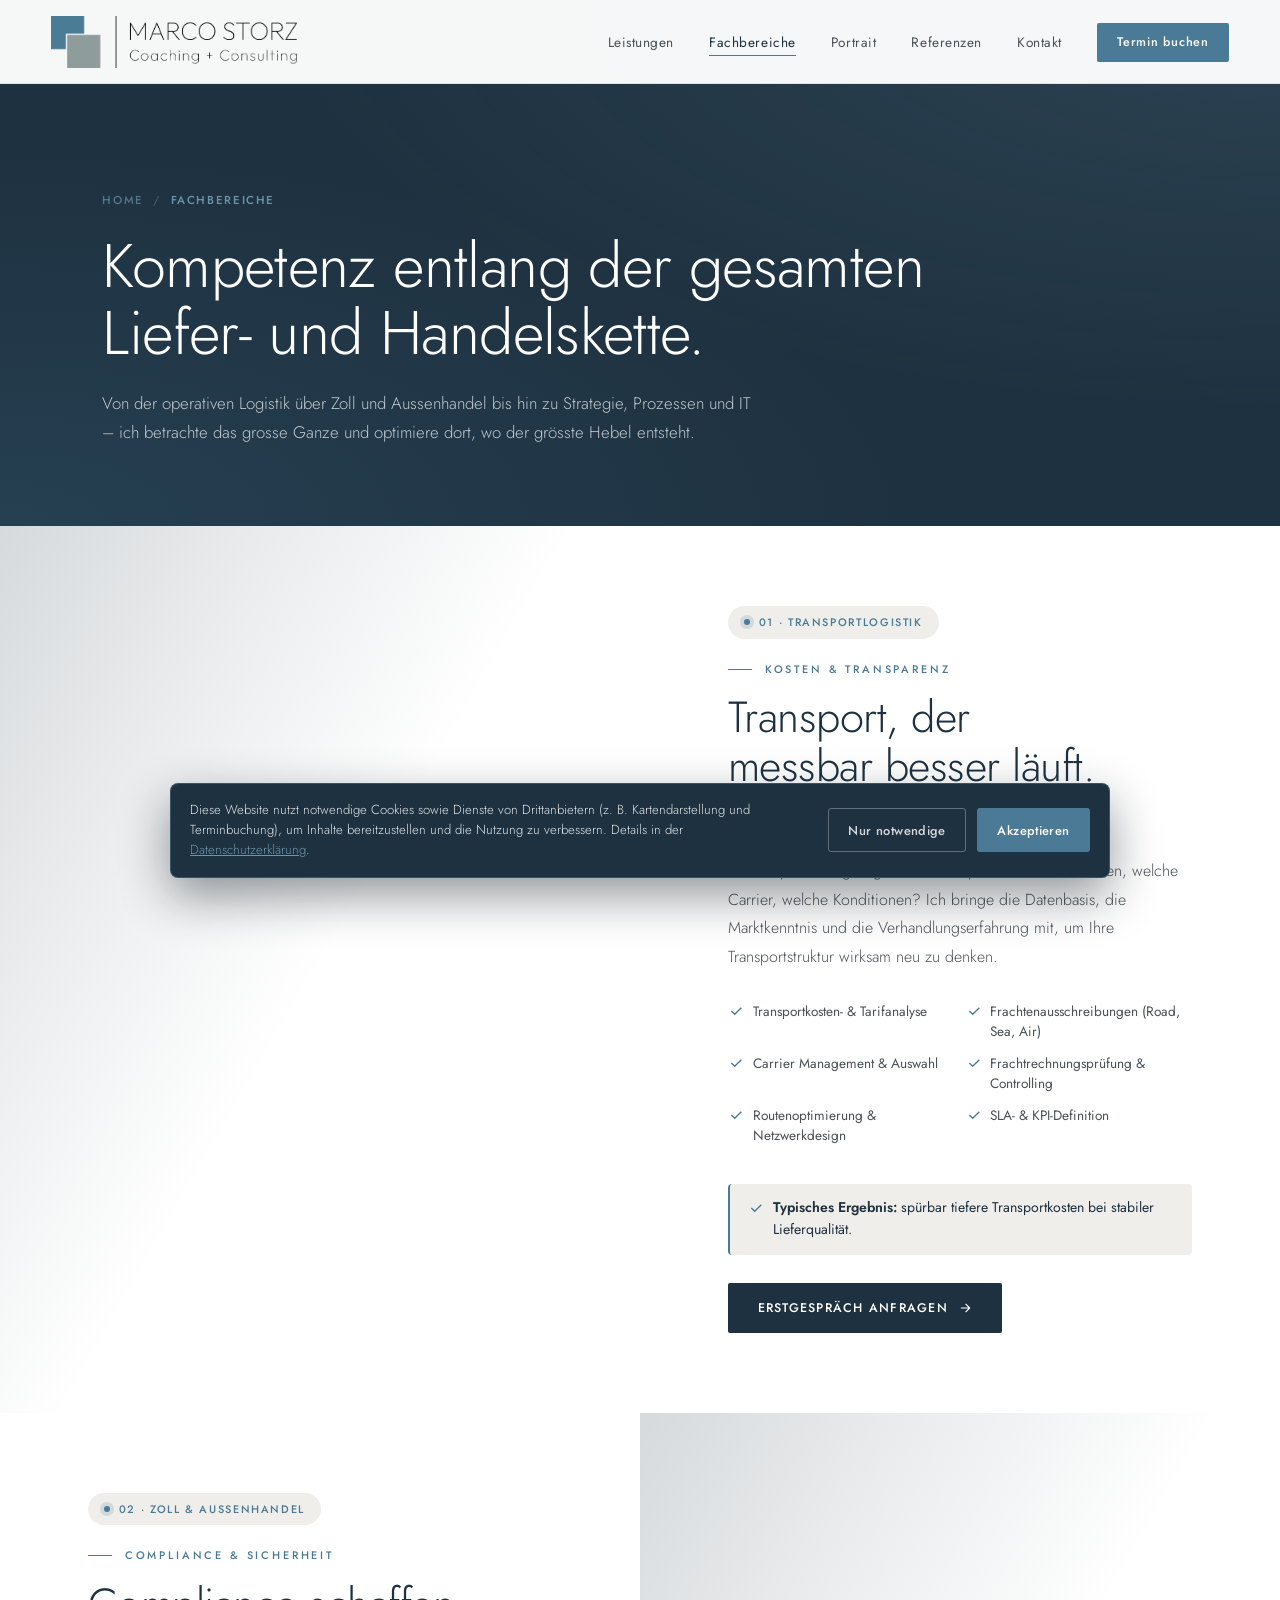
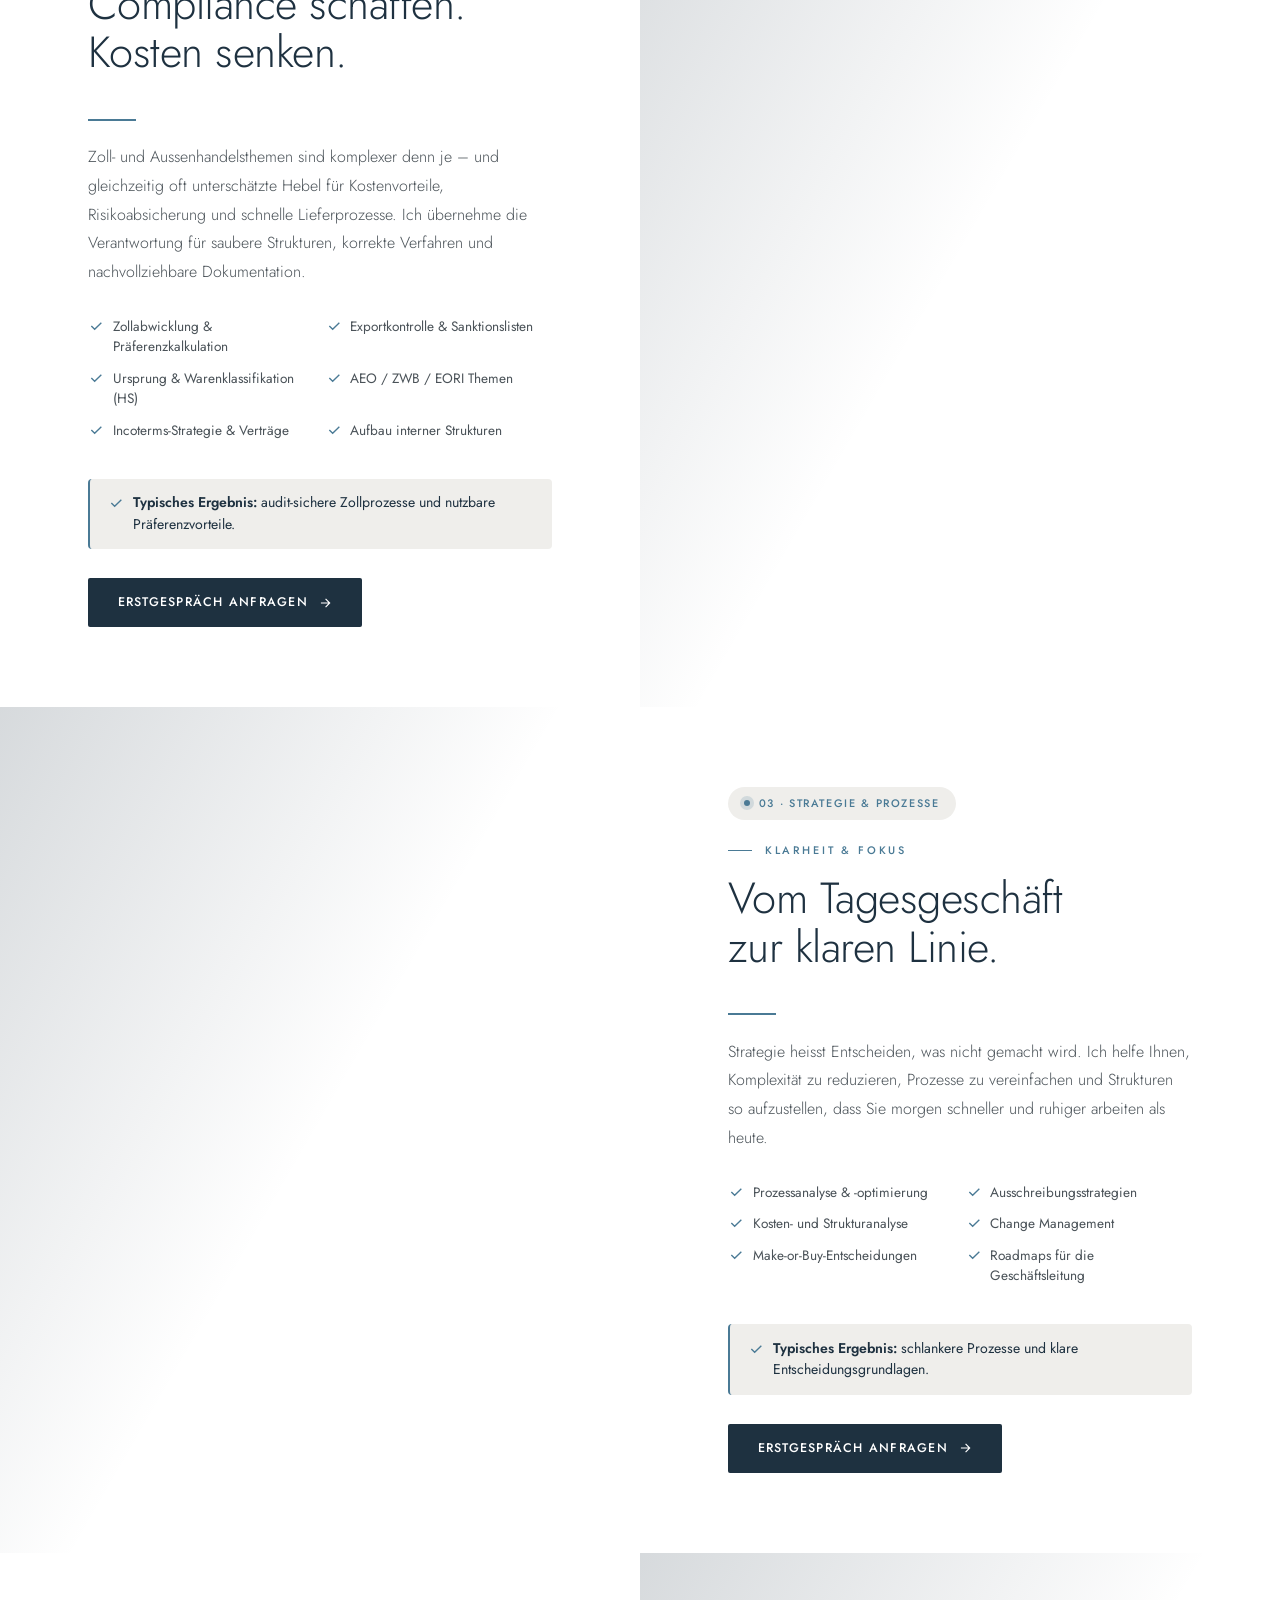
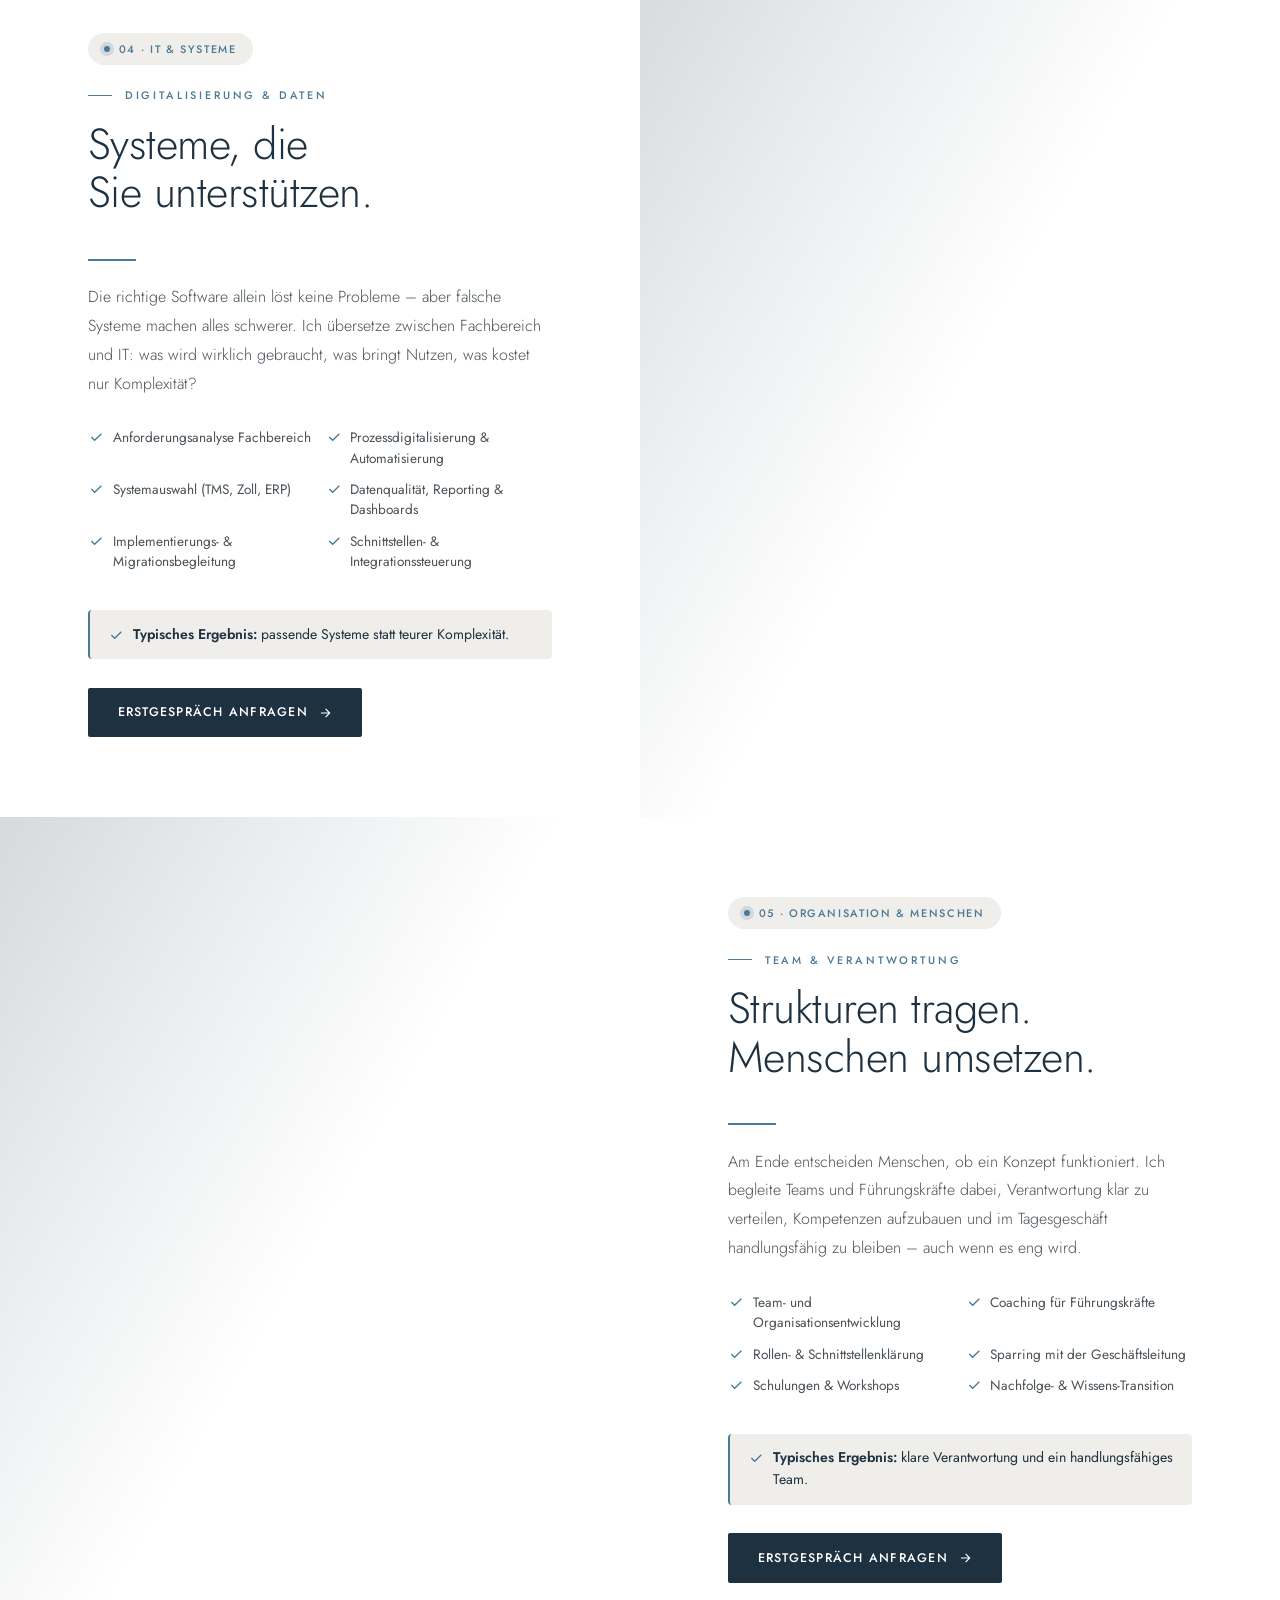
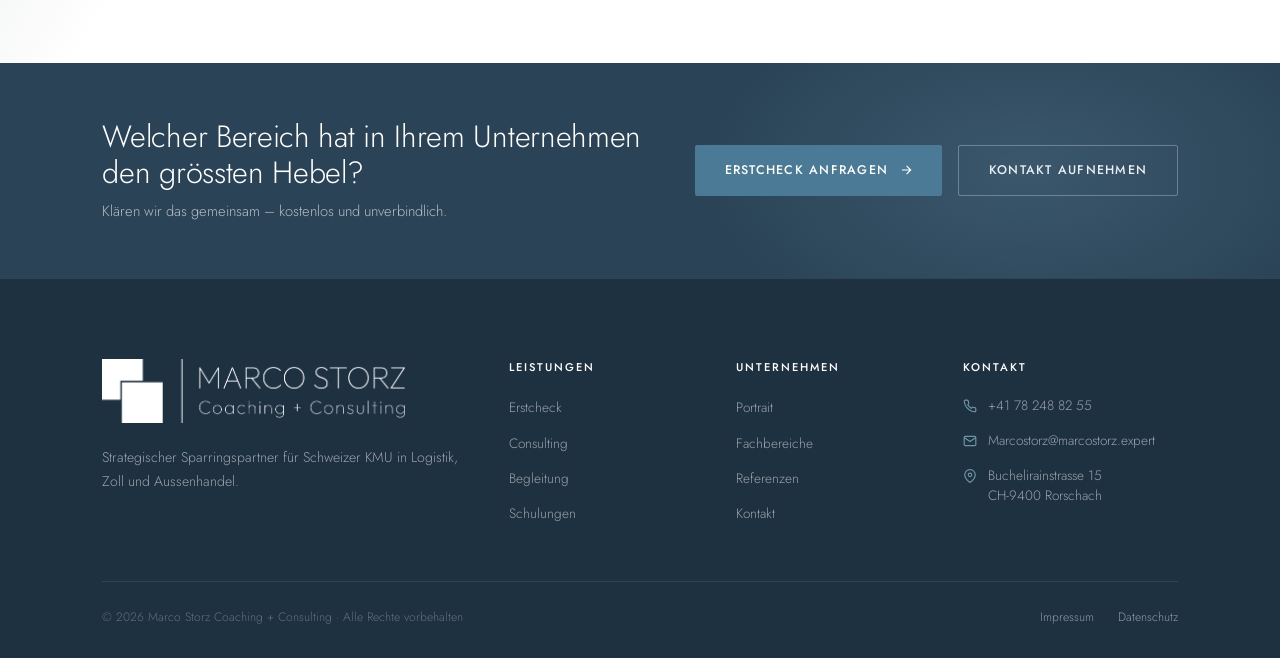
<file: fachbereiche.html>
<!DOCTYPE html>
<html lang="de">
<head>
  <meta charset="UTF-8" />
  <meta name="viewport" content="width=device-width, initial-scale=1.0" />
  <meta name="description" content="Fachbereiche: Transportlogistik, Zoll & Aussenhandel, Strategie & Prozesse, IT & Systeme, Organisation & Menschen – Beratung für Schweizer KMU." />
  <title>Transport, Zoll & Supply Chain – Fachbereiche | Marco Storz</title>
  <link rel="preconnect" href="https://fonts.googleapis.com" />
  <link rel="preconnect" href="https://fonts.gstatic.com" crossorigin />
  <link href="https://fonts.googleapis.com/css2?family=Jost:wght@200;300;400;500;600;700&display=swap" rel="stylesheet" />
  <link rel="stylesheet" href="styles.css" />
  <link rel="canonical" href="https://www.marcostorz.expert/fachbereiche.html" />
  <meta property="og:title" content="Transport, Zoll & Supply Chain – Fachbereiche | Marco Storz" />
  <meta property="og:description" content="Fachbereiche: Transportlogistik, Zoll & Aussenhandel, Strategie & Prozesse, IT & Systeme, Organisation & Menschen – Beratung für Schweizer KMU." />
  <meta property="og:type" content="website" />
  <meta property="og:locale" content="de_CH" />
  <meta property="og:url" content="https://www.marcostorz.expert/fachbereiche.html" />
  <meta property="og:image" content="https://www.marcostorz.expert/assets/og-marco.jpg" />
  <meta name="twitter:card" content="summary_large_image" />
  <script type="application/ld+json">{"@context":"https://schema.org","@type":"ProfessionalService","@id":"https://www.marcostorz.expert/#org","name":"Marco Storz Coaching + Consulting","url":"https://www.marcostorz.expert/","image":"https://www.marcostorz.expert/assets/og-marco.jpg","description":"Beratung für Logistik, Zoll und Aussenhandel für Schweizer KMU – strategischer Sparringspartner mit über 20 Jahren operativer Erfahrung.","areaServed":["CH","DE","EU"],"address":{"@type":"PostalAddress","streetAddress":"Buchelirainstrasse 15","postalCode":"9400","addressLocality":"Rorschach","addressRegion":"St. Gallen","addressCountry":"CH"},"telephone":"+41782488255","email":"Marcostorz@marcostorz.expert","founder":{"@type":"Person","name":"Marco Storz","jobTitle":"Berater für Logistik, Zoll & Aussenhandel","knowsAbout":["Transportlogistik","Zollabwicklung","Supply Chain Management","Aussenhandel","Prozessoptimierung"]},"knowsAbout":["Transportlogistik","Zoll & Aussenhandel","Supply Chain","Strategie & Prozesse","IT & Systeme","Schulungen"]}</script>
  <script type="application/ld+json">{"@context":"https://schema.org","@type":"BreadcrumbList","itemListElement":[{"@type":"ListItem","position":1,"name":"Home","item":"https://www.marcostorz.expert/"},{"@type":"ListItem","position":2,"name":"Fachbereiche","item":"https://www.marcostorz.expert/fachbereiche.html"}]}</script>
</head>
<body>

<header class="nav" id="nav">
  <a href="index.html" class="nav-logo" aria-label="Marco Storz – Startseite">
    <img src="assets/logo.png" alt="Marco Storz · Coaching + Consulting" />
  </a>
  <nav>
    <ul class="nav-links">
      <li><a href="leistungen.html">Leistungen</a></li>
      <li><a href="fachbereiche.html">Fachbereiche</a></li>
      <li><a href="portrait.html">Portrait</a></li>
      <li><a href="referenzen.html">Referenzen</a></li>
      <li><a href="kontakt.html">Kontakt</a></li>
      <li><a href="kontakt.html#booking" class="nav-cta">Termin buchen</a></li>
    </ul>
  </nav>
  <button class="hamburger" id="hamburger" aria-label="Menü öffnen"><span></span><span></span><span></span></button>
</header>
<div class="mobile-menu" id="mobileMenu">
  <a href="leistungen.html">Leistungen</a><a href="fachbereiche.html">Fachbereiche</a><a href="portrait.html">Portrait</a><a href="referenzen.html">Referenzen</a><a href="kontakt.html">Kontakt</a><a href="kontakt.html#booking" class="nav-cta">Termin buchen</a>
</div>

<!-- ╔══════════ PAGE HERO ══════════╗ -->
<section class="page-hero" data-screen-label="01 Hero">
  <div class="page-hero-inner reveal">
    <div class="crumbs"><a href="index.html">Home</a><span class="sep">/</span><span>Fachbereiche</span></div>
    <h1>Kompetenz entlang der gesamten<br />Liefer- und Handelskette.</h1>
    <p>Von der operativen Logistik über Zoll und Aussenhandel bis hin zu Strategie, Prozessen und IT – ich betrachte das grosse Ganze und optimiere dort, wo der grösste Hebel entsteht.</p>
  </div>
</section>

<!-- ╔══════════ FACHBEREICH-DETAILS ══════════╗ -->
<section class="erstcheck" id="transport" data-screen-label="02 Transport">
  <div class="erstcheck-img" style="background-image:url('https://images.unsplash.com/photo-1720811559337-c59b75acc4de?w=1600&q=80&auto=format&fit=crop')"></div>
  <div class="erstcheck-content reveal">
    <span class="erstcheck-badge"><span class="dot"></span>01 · Transportlogistik</span>
    <p class="eyebrow">Kosten &amp; Transparenz</p>
    <h2 class="section-title">Transport, der<br />messbar besser läuft.</h2>
      <div class="divider-rule"></div>
    <p class="section-sub">Kostenoptimierung beginnt mit Transparenz: Welche Routen, welche Carrier, welche Konditionen? Ich bringe die Datenbasis, die Marktkenntnis und die Verhandlungserfahrung mit, um Ihre Transportstruktur wirksam neu zu denken.</p>
    <div class="erstcheck-checks">      <div class="check-item"><svg viewBox="0 0 24 24" fill="none" stroke="currentColor" stroke-width="2"><path d="M5 12l5 5L20 7"/></svg>Transportkosten- &amp; Tarifanalyse</div>
      <div class="check-item"><svg viewBox="0 0 24 24" fill="none" stroke="currentColor" stroke-width="2"><path d="M5 12l5 5L20 7"/></svg>Frachtenausschreibungen (Road, Sea, Air)</div>
      <div class="check-item"><svg viewBox="0 0 24 24" fill="none" stroke="currentColor" stroke-width="2"><path d="M5 12l5 5L20 7"/></svg>Carrier Management &amp; Auswahl</div>
      <div class="check-item"><svg viewBox="0 0 24 24" fill="none" stroke="currentColor" stroke-width="2"><path d="M5 12l5 5L20 7"/></svg>Frachtrechnungsprüfung &amp; Controlling</div>
      <div class="check-item"><svg viewBox="0 0 24 24" fill="none" stroke="currentColor" stroke-width="2"><path d="M5 12l5 5L20 7"/></svg>Routenoptimierung &amp; Netzwerkdesign</div>
      <div class="check-item"><svg viewBox="0 0 24 24" fill="none" stroke="currentColor" stroke-width="2"><path d="M5 12l5 5L20 7"/></svg>SLA- &amp; KPI-Definition</div></div>
    <div class="leistung-outcome"><svg viewBox="0 0 24 24" fill="none" stroke="currentColor" stroke-width="2"><path d="M5 12l5 5L20 7"/></svg><span><b>Typisches Ergebnis:</b> spürbar tiefere Transportkosten bei stabiler Lieferqualität.</span></div>
    <div class="erstcheck-actions">
      <a href="kontakt.html#booking" class="btn btn-dark">Erstgespräch anfragen <svg viewBox="0 0 24 24" fill="none" stroke="currentColor" stroke-width="2"><path d="M5 12h14M13 5l7 7-7 7"/></svg></a>
    </div>
  </div>
</section>

<section class="erstcheck" id="zoll" style="grid-template-columns:1fr 1fr;" data-screen-label="03 Zoll">
  <div class="erstcheck-content reveal">
    <span class="erstcheck-badge"><span class="dot"></span>02 · Zoll &amp; Aussenhandel</span>
    <p class="eyebrow">Compliance &amp; Sicherheit</p>
    <h2 class="section-title">Compliance schaffen.<br />Kosten senken.</h2>
      <div class="divider-rule"></div>
    <p class="section-sub">Zoll- und Aussenhandelsthemen sind komplexer denn je – und gleichzeitig oft unterschätzte Hebel für Kostenvorteile, Risikoabsicherung und schnelle Lieferprozesse. Ich übernehme die Verantwortung für saubere Strukturen, korrekte Verfahren und nachvollziehbare Dokumentation.</p>
    <div class="erstcheck-checks">      <div class="check-item"><svg viewBox="0 0 24 24" fill="none" stroke="currentColor" stroke-width="2"><path d="M5 12l5 5L20 7"/></svg>Zollabwicklung &amp; Präferenzkalkulation</div>
      <div class="check-item"><svg viewBox="0 0 24 24" fill="none" stroke="currentColor" stroke-width="2"><path d="M5 12l5 5L20 7"/></svg>Exportkontrolle &amp; Sanktionslisten</div>
      <div class="check-item"><svg viewBox="0 0 24 24" fill="none" stroke="currentColor" stroke-width="2"><path d="M5 12l5 5L20 7"/></svg>Ursprung &amp; Warenklassifikation (HS)</div>
      <div class="check-item"><svg viewBox="0 0 24 24" fill="none" stroke="currentColor" stroke-width="2"><path d="M5 12l5 5L20 7"/></svg>AEO / ZWB / EORI Themen</div>
      <div class="check-item"><svg viewBox="0 0 24 24" fill="none" stroke="currentColor" stroke-width="2"><path d="M5 12l5 5L20 7"/></svg>Incoterms-Strategie &amp; Verträge</div>
      <div class="check-item"><svg viewBox="0 0 24 24" fill="none" stroke="currentColor" stroke-width="2"><path d="M5 12l5 5L20 7"/></svg>Aufbau interner Strukturen</div></div>
    <div class="leistung-outcome"><svg viewBox="0 0 24 24" fill="none" stroke="currentColor" stroke-width="2"><path d="M5 12l5 5L20 7"/></svg><span><b>Typisches Ergebnis:</b> audit-sichere Zollprozesse und nutzbare Präferenzvorteile.</span></div>
    <div class="erstcheck-actions">
      <a href="kontakt.html#booking" class="btn btn-dark">Erstgespräch anfragen <svg viewBox="0 0 24 24" fill="none" stroke="currentColor" stroke-width="2"><path d="M5 12h14M13 5l7 7-7 7"/></svg></a>
    </div>
  </div>
  <div class="erstcheck-img" style="background-image:url('https://images.unsplash.com/photo-1670121180530-cfcba4438038?w=1600&q=80&auto=format&fit=crop')"></div>
</section>

<section class="erstcheck" id="strategie" data-screen-label="04 Strategie">
  <div class="erstcheck-img" style="background-image:url('https://images.unsplash.com/photo-1560174038-da43ac74f01b?w=1600&q=80&auto=format&fit=crop')"></div>
  <div class="erstcheck-content reveal">
    <span class="erstcheck-badge"><span class="dot"></span>03 · Strategie &amp; Prozesse</span>
    <p class="eyebrow">Klarheit &amp; Fokus</p>
    <h2 class="section-title">Vom Tagesgeschäft<br />zur klaren Linie.</h2>
      <div class="divider-rule"></div>
    <p class="section-sub">Strategie heisst Entscheiden, was nicht gemacht wird. Ich helfe Ihnen, Komplexität zu reduzieren, Prozesse zu vereinfachen und Strukturen so aufzustellen, dass Sie morgen schneller und ruhiger arbeiten als heute.</p>
    <div class="erstcheck-checks">      <div class="check-item"><svg viewBox="0 0 24 24" fill="none" stroke="currentColor" stroke-width="2"><path d="M5 12l5 5L20 7"/></svg>Prozessanalyse &amp; -optimierung</div>
      <div class="check-item"><svg viewBox="0 0 24 24" fill="none" stroke="currentColor" stroke-width="2"><path d="M5 12l5 5L20 7"/></svg>Ausschreibungsstrategien</div>
      <div class="check-item"><svg viewBox="0 0 24 24" fill="none" stroke="currentColor" stroke-width="2"><path d="M5 12l5 5L20 7"/></svg>Kosten- und Strukturanalyse</div>
      <div class="check-item"><svg viewBox="0 0 24 24" fill="none" stroke="currentColor" stroke-width="2"><path d="M5 12l5 5L20 7"/></svg>Change Management</div>
      <div class="check-item"><svg viewBox="0 0 24 24" fill="none" stroke="currentColor" stroke-width="2"><path d="M5 12l5 5L20 7"/></svg>Make-or-Buy-Entscheidungen</div>
      <div class="check-item"><svg viewBox="0 0 24 24" fill="none" stroke="currentColor" stroke-width="2"><path d="M5 12l5 5L20 7"/></svg>Roadmaps für die Geschäftsleitung</div></div>
    <div class="leistung-outcome"><svg viewBox="0 0 24 24" fill="none" stroke="currentColor" stroke-width="2"><path d="M5 12l5 5L20 7"/></svg><span><b>Typisches Ergebnis:</b> schlankere Prozesse und klare Entscheidungsgrundlagen.</span></div>
    <div class="erstcheck-actions">
      <a href="kontakt.html#booking" class="btn btn-dark">Erstgespräch anfragen <svg viewBox="0 0 24 24" fill="none" stroke="currentColor" stroke-width="2"><path d="M5 12h14M13 5l7 7-7 7"/></svg></a>
    </div>
  </div>
</section>

<section class="erstcheck" id="it" style="grid-template-columns:1fr 1fr;" data-screen-label="05 IT">
  <div class="erstcheck-content reveal">
    <span class="erstcheck-badge"><span class="dot"></span>04 · IT &amp; Systeme</span>
    <p class="eyebrow">Digitalisierung &amp; Daten</p>
    <h2 class="section-title">Systeme, die<br />Sie unterstützen.</h2>
      <div class="divider-rule"></div>
    <p class="section-sub">Die richtige Software allein löst keine Probleme – aber falsche Systeme machen alles schwerer. Ich übersetze zwischen Fachbereich und IT: was wird wirklich gebraucht, was bringt Nutzen, was kostet nur Komplexität?</p>
    <div class="erstcheck-checks">      <div class="check-item"><svg viewBox="0 0 24 24" fill="none" stroke="currentColor" stroke-width="2"><path d="M5 12l5 5L20 7"/></svg>Anforderungsanalyse Fachbereich</div>
      <div class="check-item"><svg viewBox="0 0 24 24" fill="none" stroke="currentColor" stroke-width="2"><path d="M5 12l5 5L20 7"/></svg>Prozessdigitalisierung &amp; Automatisierung</div>
      <div class="check-item"><svg viewBox="0 0 24 24" fill="none" stroke="currentColor" stroke-width="2"><path d="M5 12l5 5L20 7"/></svg>Systemauswahl (TMS, Zoll, ERP)</div>
      <div class="check-item"><svg viewBox="0 0 24 24" fill="none" stroke="currentColor" stroke-width="2"><path d="M5 12l5 5L20 7"/></svg>Datenqualität, Reporting &amp; Dashboards</div>
      <div class="check-item"><svg viewBox="0 0 24 24" fill="none" stroke="currentColor" stroke-width="2"><path d="M5 12l5 5L20 7"/></svg>Implementierungs- &amp; Migrationsbegleitung</div>
      <div class="check-item"><svg viewBox="0 0 24 24" fill="none" stroke="currentColor" stroke-width="2"><path d="M5 12l5 5L20 7"/></svg>Schnittstellen- &amp; Integrationssteuerung</div></div>
    <div class="leistung-outcome"><svg viewBox="0 0 24 24" fill="none" stroke="currentColor" stroke-width="2"><path d="M5 12l5 5L20 7"/></svg><span><b>Typisches Ergebnis:</b> passende Systeme statt teurer Komplexität.</span></div>
    <div class="erstcheck-actions">
      <a href="kontakt.html#booking" class="btn btn-dark">Erstgespräch anfragen <svg viewBox="0 0 24 24" fill="none" stroke="currentColor" stroke-width="2"><path d="M5 12h14M13 5l7 7-7 7"/></svg></a>
    </div>
  </div>
  <div class="erstcheck-img" style="background-image:url('https://images.unsplash.com/photo-1655337690778-694dda7f4454?w=1600&q=80&auto=format&fit=crop')"></div>
</section>

<section class="erstcheck" id="organisation" data-screen-label="06 Organisation">
  <div class="erstcheck-img" style="background-image:url('https://images.unsplash.com/photo-1542744173-8e7e53415bb0?w=1600&q=80&auto=format&fit=crop')"></div>
  <div class="erstcheck-content reveal">
    <span class="erstcheck-badge"><span class="dot"></span>05 · Organisation &amp; Menschen</span>
    <p class="eyebrow">Team &amp; Verantwortung</p>
    <h2 class="section-title">Strukturen tragen.<br />Menschen umsetzen.</h2>
      <div class="divider-rule"></div>
    <p class="section-sub">Am Ende entscheiden Menschen, ob ein Konzept funktioniert. Ich begleite Teams und Führungskräfte dabei, Verantwortung klar zu verteilen, Kompetenzen aufzubauen und im Tagesgeschäft handlungsfähig zu bleiben – auch wenn es eng wird.</p>
    <div class="erstcheck-checks">      <div class="check-item"><svg viewBox="0 0 24 24" fill="none" stroke="currentColor" stroke-width="2"><path d="M5 12l5 5L20 7"/></svg>Team- und Organisationsentwicklung</div>
      <div class="check-item"><svg viewBox="0 0 24 24" fill="none" stroke="currentColor" stroke-width="2"><path d="M5 12l5 5L20 7"/></svg>Coaching für Führungskräfte</div>
      <div class="check-item"><svg viewBox="0 0 24 24" fill="none" stroke="currentColor" stroke-width="2"><path d="M5 12l5 5L20 7"/></svg>Rollen- &amp; Schnittstellenklärung</div>
      <div class="check-item"><svg viewBox="0 0 24 24" fill="none" stroke="currentColor" stroke-width="2"><path d="M5 12l5 5L20 7"/></svg>Sparring mit der Geschäftsleitung</div>
      <div class="check-item"><svg viewBox="0 0 24 24" fill="none" stroke="currentColor" stroke-width="2"><path d="M5 12l5 5L20 7"/></svg>Schulungen &amp; Workshops</div>
      <div class="check-item"><svg viewBox="0 0 24 24" fill="none" stroke="currentColor" stroke-width="2"><path d="M5 12l5 5L20 7"/></svg>Nachfolge- &amp; Wissens-Transition</div></div>
    <div class="leistung-outcome"><svg viewBox="0 0 24 24" fill="none" stroke="currentColor" stroke-width="2"><path d="M5 12l5 5L20 7"/></svg><span><b>Typisches Ergebnis:</b> klare Verantwortung und ein handlungsfähiges Team.</span></div>
    <div class="erstcheck-actions">
      <a href="kontakt.html#booking" class="btn btn-dark">Erstgespräch anfragen <svg viewBox="0 0 24 24" fill="none" stroke="currentColor" stroke-width="2"><path d="M5 12h14M13 5l7 7-7 7"/></svg></a>
    </div>
  </div>
</section>

<!-- CTA -->
<section class="cta-band dark">
  <div>
    <div class="cta-band-title">Welcher Bereich hat in Ihrem Unternehmen<br />den grössten Hebel?</div>
    <div class="cta-band-sub">Klären wir das gemeinsam – kostenlos und unverbindlich.</div>
  </div>
  <div class="cta-band-btns">
    <a href="kontakt.html#booking" class="btn btn-primary">Erstcheck anfragen <svg viewBox="0 0 24 24" fill="none" stroke="currentColor" stroke-width="2"><path d="M5 12h14M13 5l7 7-7 7"/></svg></a>
    <a href="kontakt.html" class="btn btn-outline">Kontakt aufnehmen</a>
  </div>
</section>

<footer class="footer">
  <div class="footer-grid">
    <div class="footer-brand">
      <img src="assets/logo-light.png" alt="Marco Storz · Coaching + Consulting" class="footer-logo" />
      <p>Strategischer Sparringspartner für Schweizer KMU in Logistik, Zoll und Aussenhandel.</p>
    </div>
    <div class="footer-col"><h4>Leistungen</h4><ul><li><a href="leistungen.html#erstcheck">Erstcheck</a></li><li><a href="leistungen.html#consulting">Consulting</a></li><li><a href="leistungen.html#begleitung">Begleitung</a></li><li><a href="leistungen.html#schulungen">Schulungen</a></li></ul></div>
    <div class="footer-col"><h4>Unternehmen</h4><ul><li><a href="portrait.html">Portrait</a></li><li><a href="fachbereiche.html">Fachbereiche</a></li><li><a href="referenzen.html">Referenzen</a></li><li><a href="kontakt.html">Kontakt</a></li></ul></div>
    <div class="footer-col">
      <h4>Kontakt</h4>
      <div class="footer-contact-item"><svg viewBox="0 0 24 24" fill="none" stroke="currentColor" stroke-width="2"><path d="M22 16.92v3a2 2 0 0 1-2.18 2 19.79 19.79 0 0 1-8.63-3.07 19.5 19.5 0 0 1-6-6 19.79 19.79 0 0 1-3.07-8.67A2 2 0 0 1 4.11 2h3a2 2 0 0 1 2 1.72c.13.96.36 1.9.7 2.81a2 2 0 0 1-.45 2.11L8.09 9.91a16 16 0 0 0 6 6l1.27-1.27a2 2 0 0 1 2.11-.45c.91.34 1.85.57 2.81.7A2 2 0 0 1 22 16.92z"/></svg><a href="tel:+41782488255">+41 78 248 82 55</a></div>
      <div class="footer-contact-item"><svg viewBox="0 0 24 24" fill="none" stroke="currentColor" stroke-width="2"><path d="M4 4h16c1.1 0 2 .9 2 2v12c0 1.1-.9 2-2 2H4c-1.1 0-2-.9-2-2V6c0-1.1.9-2 2-2z"/><path d="M22 6l-10 7L2 6"/></svg><a href="mailto:Marcostorz@marcostorz.expert">Marcostorz@marcostorz.expert</a></div>
      <div class="footer-contact-item"><svg viewBox="0 0 24 24" fill="none" stroke="currentColor" stroke-width="2"><path d="M21 10c0 7-9 13-9 13s-9-6-9-13a9 9 0 0 1 18 0z"/><circle cx="12" cy="10" r="3"/></svg><span>Buchelirainstrasse 15<br />CH-9400 Rorschach</span></div>
    </div>
  </div>
  <div class="footer-bottom">
    <span>© 2026 Marco Storz Coaching + Consulting · Alle Rechte vorbehalten</span>
    <div class="footer-legal-links"><a href="impressum.html">Impressum</a><a href="datenschutz.html">Datenschutz</a></div>
  </div>
</footer>

<div class="mobile-cta" aria-label="Schnellkontakt">
  <a class="c-call" href="tel:+41782488255">Anrufen</a>
  <a class="c-book" href="kontakt.html#booking">Termin buchen</a>
</div>
<div class="cookie-consent" id="cookieConsent" role="dialog" aria-label="Cookie-Hinweis" hidden>
  <div class="cookie-text">Diese Website nutzt notwendige Cookies sowie Dienste von Drittanbietern (z. B. Kartendarstellung und Terminbuchung), um Inhalte bereitzustellen und die Nutzung zu verbessern. Details in der <a href="datenschutz.html">Datenschutzerklärung</a>.</div>
  <div class="cookie-actions">
    <button type="button" class="cookie-btn cookie-essential" data-consent="essential">Nur notwendige</button>
    <button type="button" class="cookie-btn cookie-accept" data-consent="all">Akzeptieren</button>
  </div>
</div>
<script src="site.js"></script>
</body>
</html>
</file>
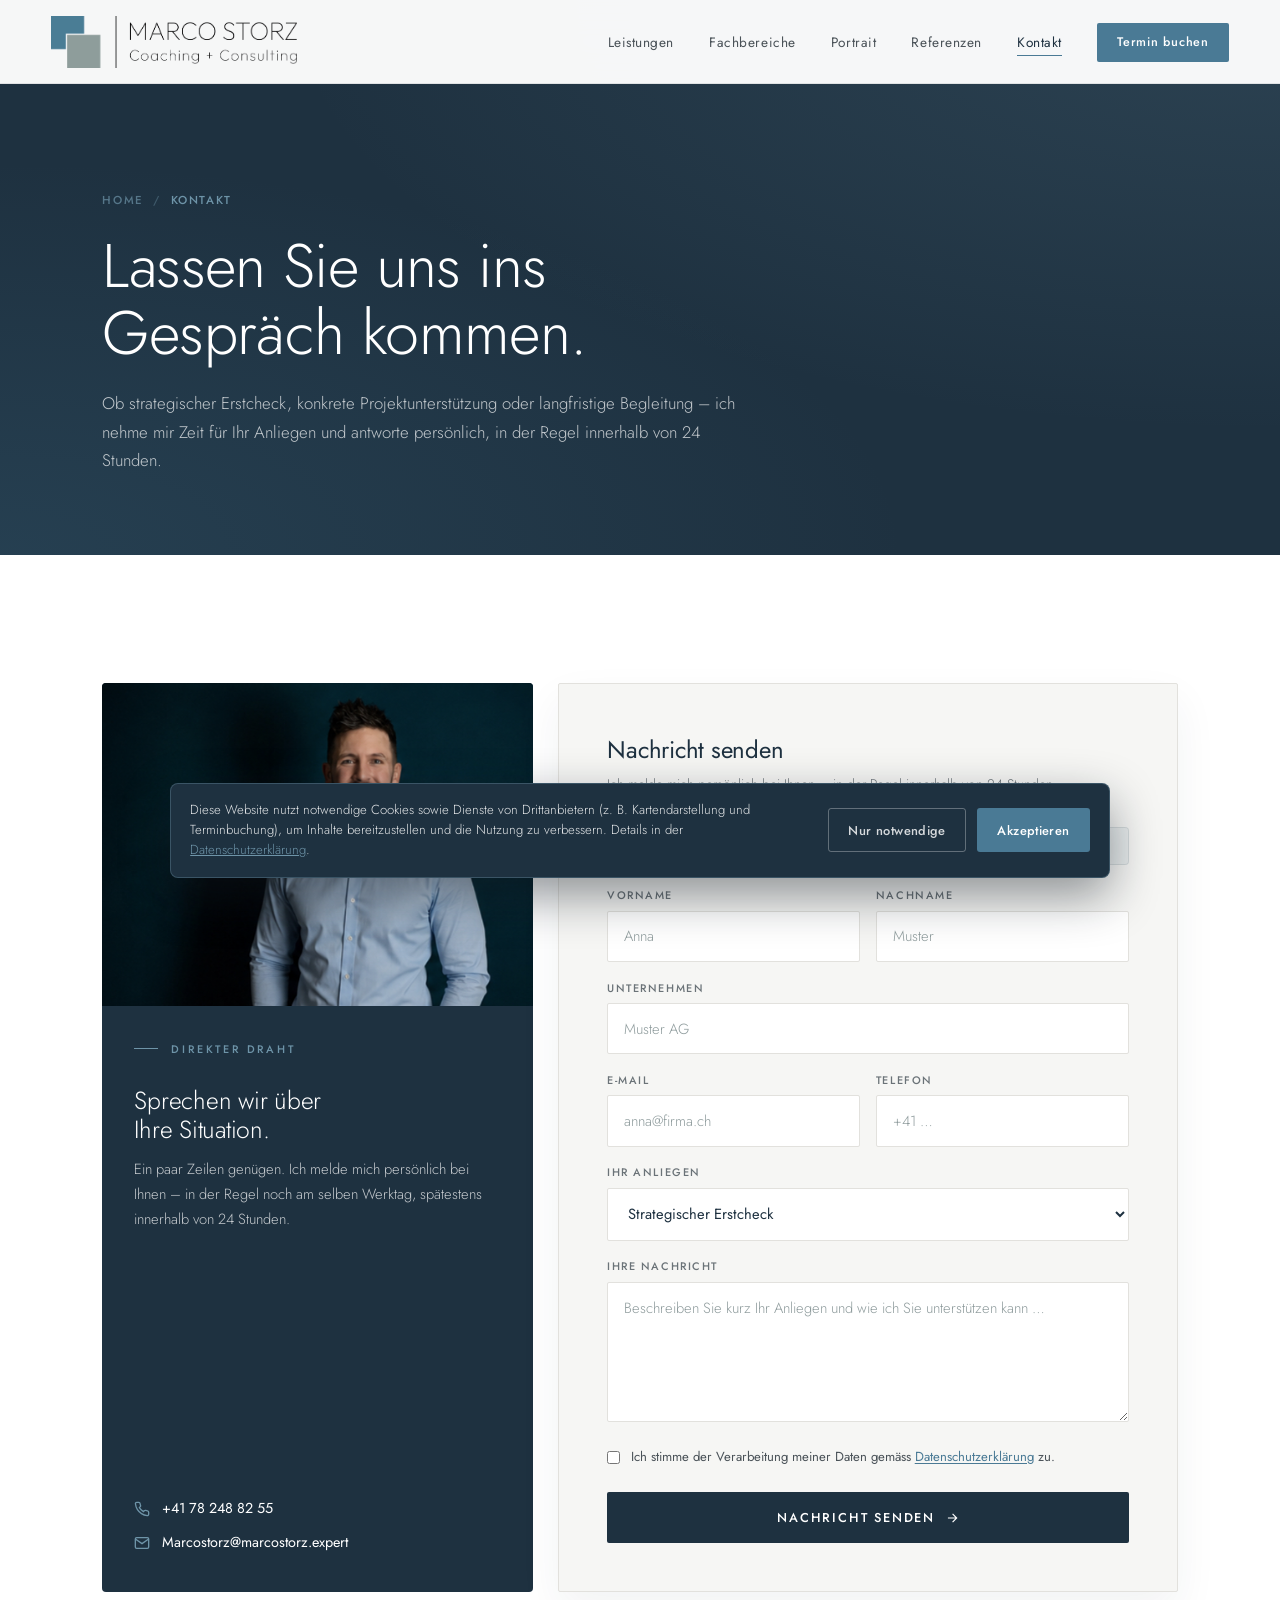
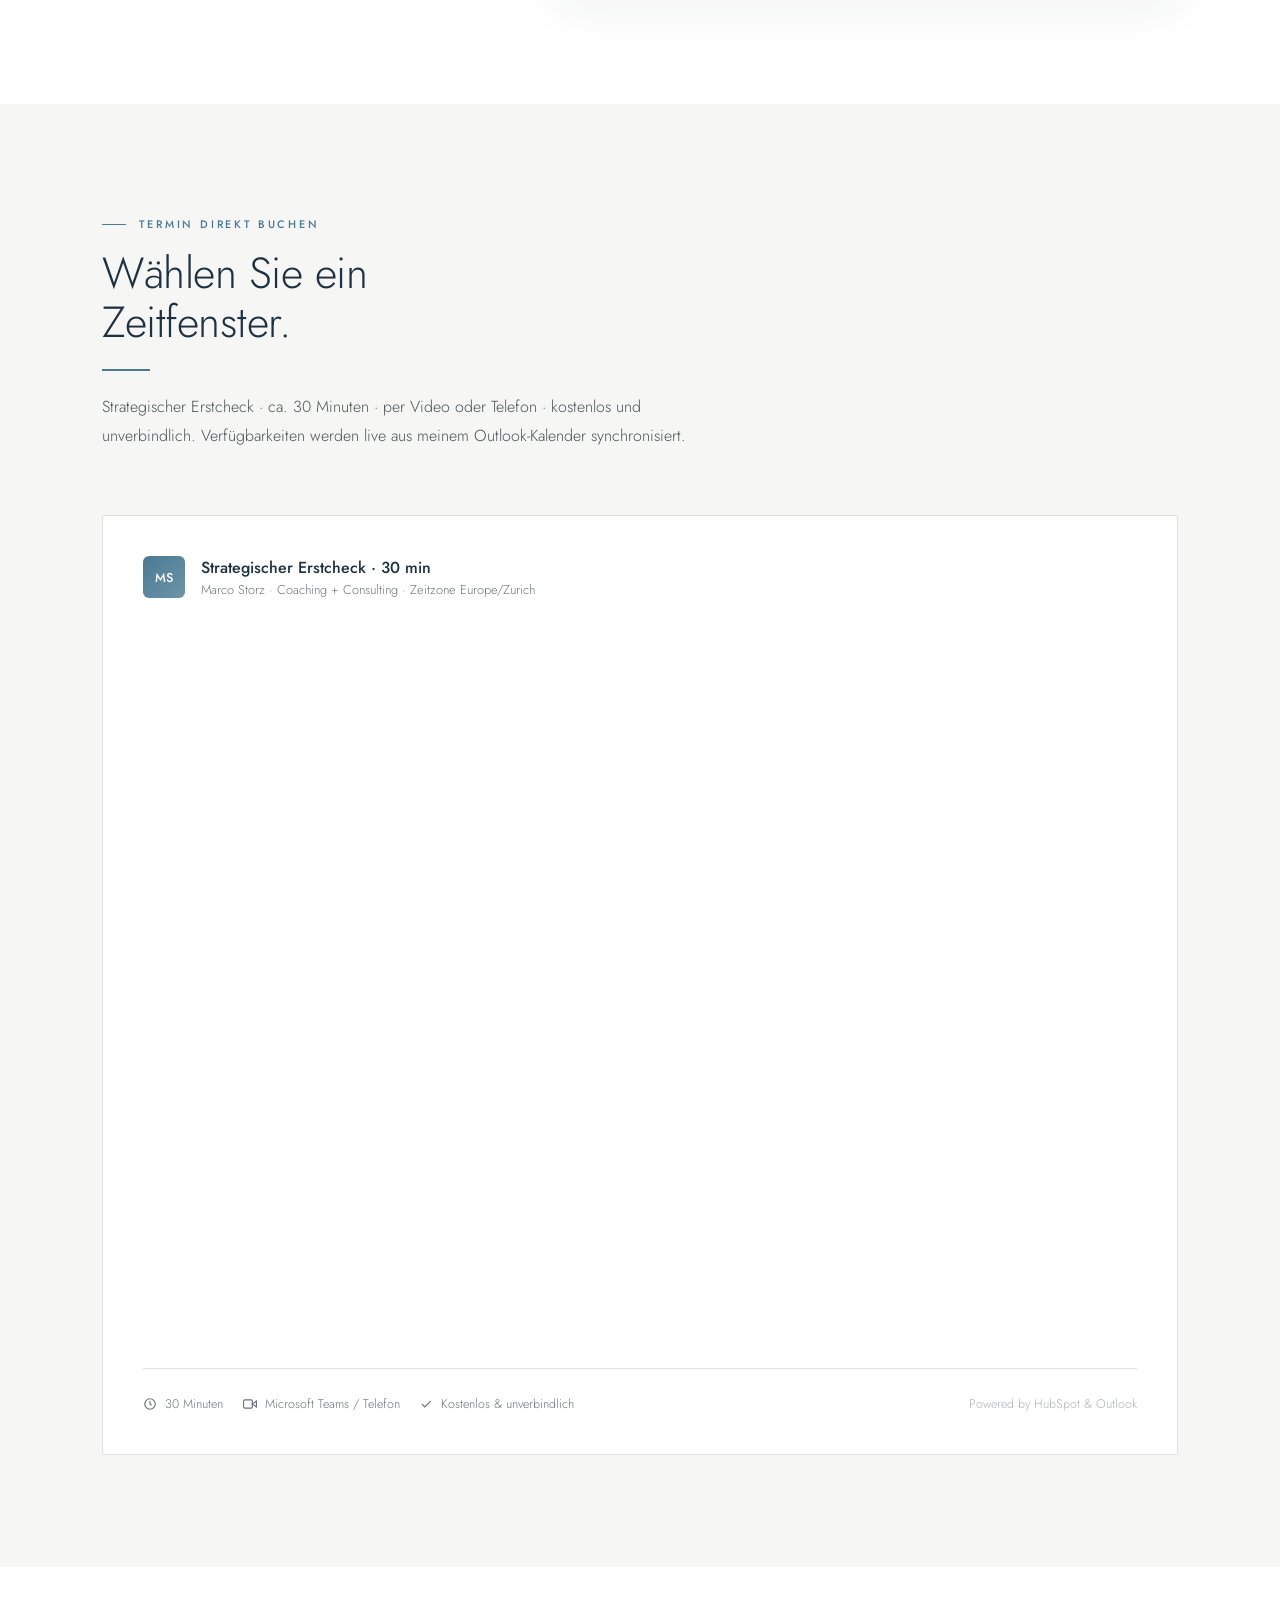
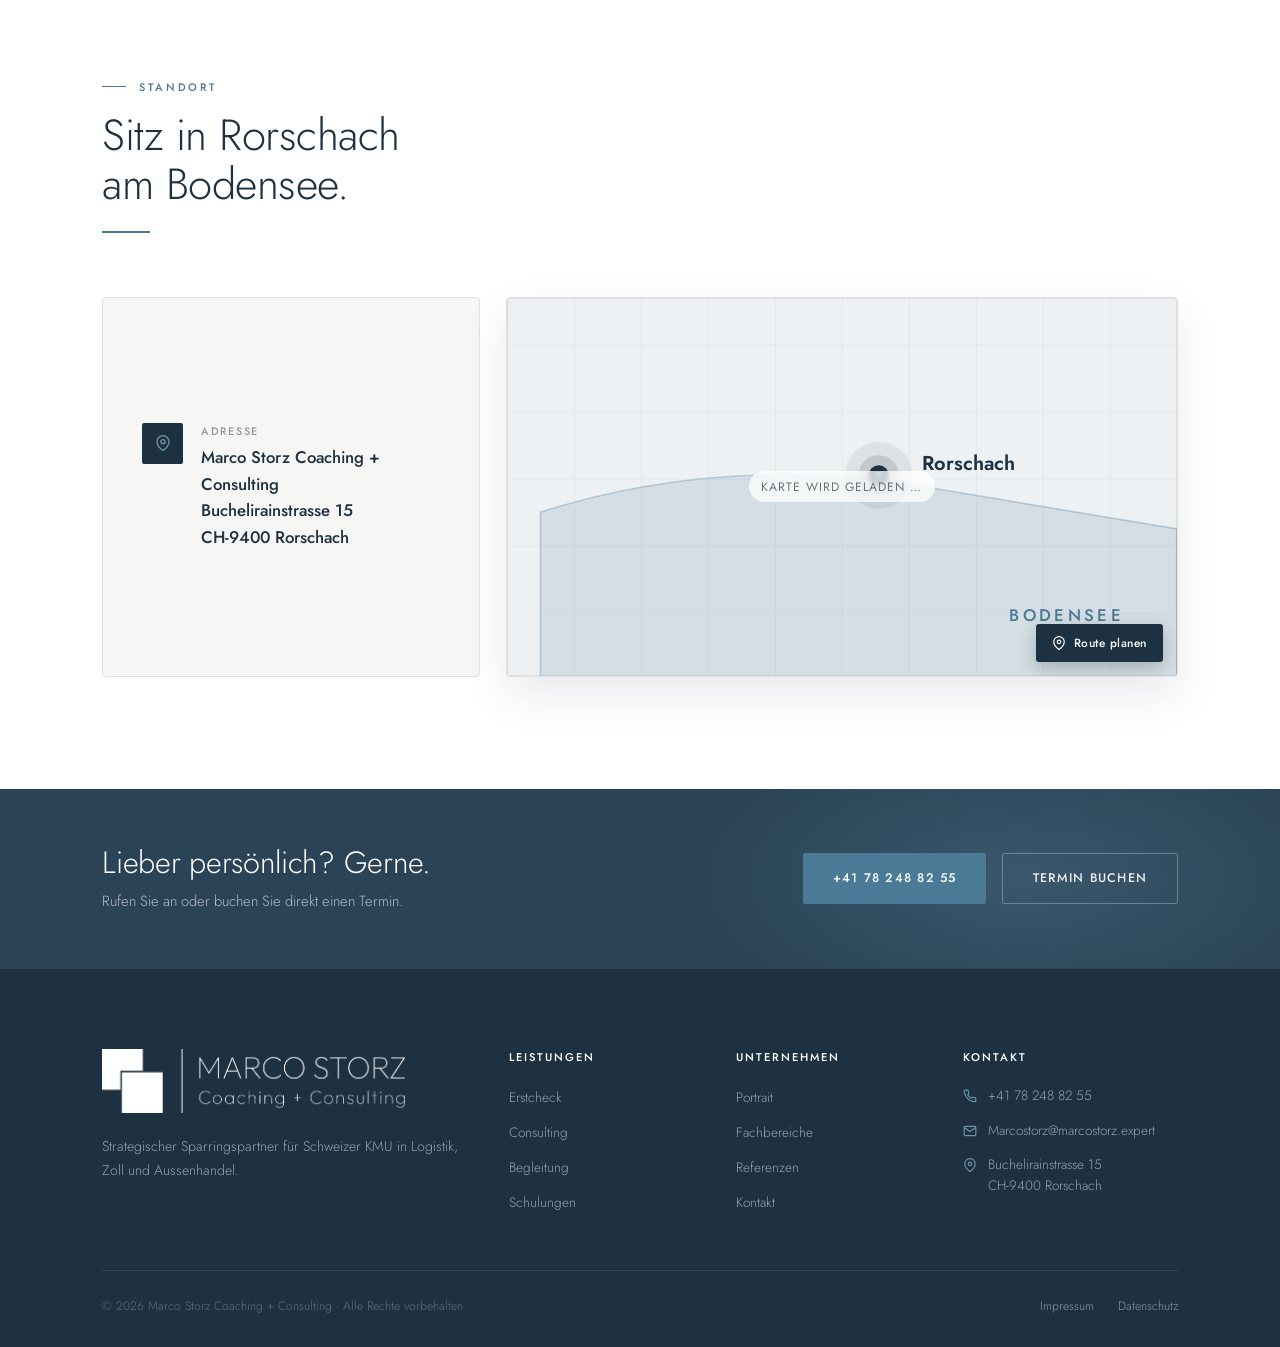
<file: kontakt.html>
<!DOCTYPE html>
<html lang="de">
<head>
  <meta charset="UTF-8" />
  <meta name="viewport" content="width=device-width, initial-scale=1.0" />
  <meta name="description" content="Kontakt aufnehmen mit Marco Storz Coaching + Consulting – kostenlosen Erstcheck anfragen oder direkt einen Termin buchen. Antwort in der Regel innerhalb 24 h." />
  <title>Kontakt & Termin – Logistikberatung Rorschach | Marco Storz</title>
  <link rel="preconnect" href="https://fonts.googleapis.com" />
  <link rel="preconnect" href="https://fonts.gstatic.com" crossorigin />
  <link href="https://fonts.googleapis.com/css2?family=Jost:wght@200;300;400;500;600;700&display=swap" rel="stylesheet" />
  <link rel="stylesheet" href="styles.css" />
  <link rel="canonical" href="https://www.marcostorz.expert/kontakt.html" />
  <meta property="og:title" content="Kontakt & Termin – Logistikberatung Rorschach | Marco Storz" />
  <meta property="og:description" content="Kontakt aufnehmen mit Marco Storz Coaching + Consulting – kostenlosen Erstcheck anfragen oder direkt einen Termin buchen. Antwort in der Regel innerhalb 24 h." />
  <meta property="og:type" content="website" />
  <meta property="og:locale" content="de_CH" />
  <meta property="og:url" content="https://www.marcostorz.expert/kontakt.html" />
  <meta property="og:image" content="https://www.marcostorz.expert/assets/og-marco.jpg" />
  <meta name="twitter:card" content="summary_large_image" />
  <script type="application/ld+json">{"@context":"https://schema.org","@type":"ProfessionalService","@id":"https://www.marcostorz.expert/#org","name":"Marco Storz Coaching + Consulting","url":"https://www.marcostorz.expert/","image":"https://www.marcostorz.expert/assets/og-marco.jpg","description":"Beratung für Logistik, Zoll und Aussenhandel für Schweizer KMU – strategischer Sparringspartner mit über 20 Jahren operativer Erfahrung.","areaServed":["CH","DE","EU"],"address":{"@type":"PostalAddress","streetAddress":"Buchelirainstrasse 15","postalCode":"9400","addressLocality":"Rorschach","addressRegion":"St. Gallen","addressCountry":"CH"},"telephone":"+41782488255","email":"Marcostorz@marcostorz.expert","founder":{"@type":"Person","name":"Marco Storz","jobTitle":"Berater für Logistik, Zoll & Aussenhandel","knowsAbout":["Transportlogistik","Zollabwicklung","Supply Chain Management","Aussenhandel","Prozessoptimierung"]},"knowsAbout":["Transportlogistik","Zoll & Aussenhandel","Supply Chain","Strategie & Prozesse","IT & Systeme","Schulungen"]}</script>
  <script type="application/ld+json">{"@context":"https://schema.org","@type":"BreadcrumbList","itemListElement":[{"@type":"ListItem","position":1,"name":"Home","item":"https://www.marcostorz.expert/"},{"@type":"ListItem","position":2,"name":"Kontakt","item":"https://www.marcostorz.expert/kontakt.html"}]}</script>
</head>
<body>

<header class="nav" id="nav">
  <a href="index.html" class="nav-logo" aria-label="Marco Storz – Startseite">
    <img src="assets/logo.png" alt="Marco Storz · Coaching + Consulting" />
  </a>
  <nav>
    <ul class="nav-links">
      <li><a href="leistungen.html">Leistungen</a></li>
      <li><a href="fachbereiche.html">Fachbereiche</a></li>
      <li><a href="portrait.html">Portrait</a></li>
      <li><a href="referenzen.html">Referenzen</a></li>
      <li><a href="kontakt.html">Kontakt</a></li>
      <li><a href="kontakt.html#booking" class="nav-cta">Termin buchen</a></li>
    </ul>
  </nav>
  <button class="hamburger" id="hamburger" aria-label="Menü öffnen"><span></span><span></span><span></span></button>
</header>
<div class="mobile-menu" id="mobileMenu">
  <a href="leistungen.html">Leistungen</a><a href="fachbereiche.html">Fachbereiche</a><a href="portrait.html">Portrait</a><a href="referenzen.html">Referenzen</a><a href="kontakt.html">Kontakt</a><a href="kontakt.html#booking" class="nav-cta">Termin buchen</a>
</div>

<!-- PAGE HERO -->
<section class="page-hero" data-screen-label="01 Hero">
  <div class="page-hero-inner reveal">
    <div class="crumbs"><a href="index.html">Home</a><span class="sep">/</span><span>Kontakt</span></div>
    <h1>Lassen Sie uns ins<br />Gespräch kommen.</h1>
    <p>Ob strategischer Erstcheck, konkrete Projektunterstützung oder langfristige Begleitung – ich nehme mir Zeit für Ihr Anliegen und antworte persönlich, in der Regel innerhalb von 24 Stunden.</p>
  </div>
</section>

<!-- KONTAKT GRID -->
<section class="section kontakt" data-screen-label="02 Kontakt">
  <div class="kontakt-split reveal">
    <!-- LEFT: Portrait + Call-to-Action -->
    <aside class="kontakt-aside">
      <div class="kontakt-aside-img" style="background-image:url('assets/kontakt-portrait.png')" role="img" aria-label="Marco Storz"></div>
      <div class="kontakt-aside-body">
        <p class="eyebrow">Direkter Draht</p>
        <h2 class="kontakt-aside-title">Sprechen wir über<br />Ihre Situation.</h2>
        <p class="kontakt-aside-sub">Ein paar Zeilen genügen. Ich melde mich persönlich bei Ihnen – in der Regel noch am selben Werktag, spätestens innerhalb von 24 Stunden.</p>
        <div class="kontakt-aside-links">
          <a class="kontakt-aside-link" href="tel:+41782488255"><svg viewBox="0 0 24 24" fill="none" stroke="currentColor" stroke-width="2"><path d="M22 16.92v3a2 2 0 0 1-2.18 2 19.79 19.79 0 0 1-8.63-3.07 19.5 19.5 0 0 1-6-6 19.79 19.79 0 0 1-3.07-8.67A2 2 0 0 1 4.11 2h3a2 2 0 0 1 2 1.72c.13.96.36 1.9.7 2.81a2 2 0 0 1-.45 2.11L8.09 9.91a16 16 0 0 0 6 6l1.27-1.27a2 2 0 0 1 2.11-.45c.91.34 1.85.57 2.81.7A2 2 0 0 1 22 16.92z"/></svg>+41 78 248 82 55</a>
          <a class="kontakt-aside-link" href="mailto:Marcostorz@marcostorz.expert"><svg viewBox="0 0 24 24" fill="none" stroke="currentColor" stroke-width="2"><path d="M4 4h16c1.1 0 2 .9 2 2v12c0 1.1-.9 2-2 2H4c-1.1 0-2-.9-2-2V6c0-1.1.9-2 2-2z"/><path d="M22 6l-10 7L2 6"/></svg>Marcostorz@marcostorz.expert</a>
        </div>
      </div>
    </aside>
    <!-- RIGHT: FORM -->
    <div class="kontakt-formcol">
    <form class="kontakt-form reveal" id="kontaktForm" onsubmit="event.preventDefault(); this.style.display='none'; var s=document.getElementById('formSuccess'); s.style.display='flex'; s.scrollIntoView({block:'nearest'});">
      <h3 class="form-title">Nachricht senden</h3>
      <p class="form-sub">Ich melde mich persönlich bei Ihnen – in der Regel innerhalb von 24 Stunden.</p>
      <div class="form-hubspot-note">
        <svg viewBox="0 0 24 24" fill="none" stroke="currentColor" stroke-width="2"><path d="M5 12l5 5L20 7"/></svg>
        In WIX verbunden mit HubSpot CRM – Anfragen werden automatisch als Kontakt erfasst.
      </div>
      <!-- ════ WIX-EMBED · Alternative HubSpot-Formular ════
           Statt des nativen WIX-Formulars kann ein HubSpot-Formular direkt eingebettet werden
           (WIX → Einbetten → HTML). Felder & Pflichtlogik werden in HubSpot gepflegt:
      <script charset="utf-8" src="https://js-eu1.hsforms.net/forms/embed/v2.js"></script>
      <script>hbspt.forms.create({portalId:"DEINE-PORTAL-ID",formId:"DEINE-FORM-ID",region:"eu1"});</script>
      ════ -->
      <div class="form-row">
        <div class="form-group">
          <label for="k-vorname">Vorname</label>
          <input id="k-vorname" name="vorname" type="text" placeholder="Anna" required />
        </div>
        <div class="form-group">
          <label for="k-nachname">Nachname</label>
          <input id="k-nachname" name="nachname" type="text" placeholder="Muster" required />
        </div>
      </div>
      <div class="form-group">
        <label for="k-firma">Unternehmen</label>
        <input id="k-firma" name="unternehmen" type="text" placeholder="Muster AG" />
      </div>
      <div class="form-row">
        <div class="form-group">
          <label for="k-email">E-Mail</label>
          <input id="k-email" name="email" type="email" placeholder="anna@firma.ch" required />
        </div>
        <div class="form-group">
          <label for="k-tel">Telefon</label>
          <input id="k-tel" name="telefon" type="tel" placeholder="+41 …" />
        </div>
      </div>
      <div class="form-group">
        <label for="k-anliegen">Ihr Anliegen</label>
        <select id="k-anliegen" name="anliegen">
          <option>Strategischer Erstcheck</option>
          <option>Consulting &amp; Projektunterstützung</option>
          <option>Langfristige Begleitung</option>
          <option>Schulungen &amp; Coaching</option>
          <option>Allgemeine Anfrage</option>
        </select>
      </div>
      <div class="form-group">
        <label for="k-nachricht">Ihre Nachricht</label>
        <textarea id="k-nachricht" name="nachricht" placeholder="Beschreiben Sie kurz Ihr Anliegen und wie ich Sie unterstützen kann …" required></textarea>
      </div>
      <div class="form-check">
        <input type="checkbox" id="dsgvo" required />
        <label for="dsgvo">Ich stimme der Verarbeitung meiner Daten gemäss <a href="datenschutz.html">Datenschutzerklärung</a> zu.</label>
      </div>
      <button type="submit" class="btn-submit">
        Nachricht senden
        <svg viewBox="0 0 24 24" fill="none" stroke="currentColor" stroke-width="2"><path d="M5 12h14M13 5l7 7-7 7"/></svg>
      </button>
    </form>
    <!-- In WIX: WIX-Formular mit HubSpot-Anbindung + automatischer Bestätigungs-Mail -->
    <div class="form-success" id="formSuccess" style="display:none;">
      <div class="form-success-icon"><svg viewBox="0 0 24 24" fill="none" stroke="currentColor" stroke-width="1.8"><circle cx="12" cy="12" r="10"/><path d="M8 12.5l2.5 2.5L16 9"/></svg></div>
      <h3>Vielen Dank für Ihre Nachricht.</h3>
      <p>Ihre Anfrage ist angekommen. Ich melde mich persönlich bei Ihnen – in der Regel innerhalb von 24 Stunden.</p>
      <a href="#booking" class="btn btn-dark">Lieber direkt einen Termin buchen <svg viewBox="0 0 24 24" fill="none" stroke="currentColor" stroke-width="2"><path d="M5 12h14M13 5l7 7-7 7"/></svg></a>
    </div>
    </div>
  </div>
</section>

<!-- BOOKING (HubSpot / Outlook mock embed) -->
<section class="section bg-offwhite" id="booking" data-screen-label="03 Termin">
  <div class="section-head reveal">
    <p class="eyebrow">Termin direkt buchen</p>
    <h2 class="section-title">Wählen Sie ein<br />Zeitfenster.</h2>
      <div class="divider-rule"></div>
    <p class="section-sub">
      Strategischer Erstcheck · ca. 30 Minuten · per Video oder Telefon · kostenlos und unverbindlich.
      Verfügbarkeiten werden live aus meinem Outlook-Kalender synchronisiert.
    </p>
  </div>

  <div class="booking-card reveal">
    <div class="booking-head">
      <div class="booking-logo">MS</div>
      <div>
        <div class="booking-title">Strategischer Erstcheck · 30 min</div>
        <div class="booking-sub">Marco Storz · Coaching + Consulting · Zeitzone Europe/Zurich</div>
      </div>
    </div>
    <div class="embed-slot" id="hubspot-meetings">
  <div class="meetings-iframe-container" data-src="https://meetings-eu1.hubspot.com/marco-storz?embed=true"></div>
  <script type="text/javascript" src="https://static.hsappstatic.net/MeetingsEmbed/ex/MeetingsEmbedCode.js"></script>
</div>
    <!-- ════ WIX-EMBED · HubSpot Meetings (Outlook-synchronisiert) ════
         In WIX über „Einbetten → HTML / iFrame" einsetzen und DEIN-SLUG ersetzen:
    <div class="meetings-iframe-container" data-src="https://meetings.hubspot.com/DEIN-SLUG?embed=true"></div>
    <script type="text/javascript" src="https://static.hsappstatic.net/MeetingsEmbedCode/static-1.1/MeetingsEmbedCode.js"></script>
    ════ -->
    <div style="display:flex; gap:1.2rem; flex-wrap:wrap; align-items:center; padding-top: 1.6rem; margin-top: 1.6rem; border-top: 1px solid var(--gray-200); font-size: .78rem; color: var(--gray-500); font-weight: 300;">
      <span style="display:inline-flex; align-items:center; gap:.5rem;">
        <svg width="14" height="14" viewBox="0 0 24 24" fill="none" stroke="currentColor" stroke-width="2"><circle cx="12" cy="12" r="9"/><path d="M12 7v5l3 2"/></svg>
        30 Minuten
      </span>
      <span style="display:inline-flex; align-items:center; gap:.5rem;">
        <svg width="14" height="14" viewBox="0 0 24 24" fill="none" stroke="currentColor" stroke-width="2"><path d="M23 7l-7 5 7 5V7z"/><rect x="1" y="5" width="15" height="14" rx="2"/></svg>
        Microsoft Teams / Telefon
      </span>
      <span style="display:inline-flex; align-items:center; gap:.5rem;">
        <svg width="14" height="14" viewBox="0 0 24 24" fill="none" stroke="currentColor" stroke-width="2"><path d="M5 12l5 5L20 7"/></svg>
        Kostenlos &amp; unverbindlich
      </span>
      <span style="margin-left:auto; opacity:.55;">Powered by HubSpot &amp; Outlook</span>
    </div>
  </div>
</section>

<!-- ANFAHRT / KARTE -->
<section class="section" data-screen-label="04 Anfahrt">
  <div class="section-head reveal">
    <p class="eyebrow">Standort</p>
    <h2 class="section-title">Sitz in Rorschach<br />am Bodensee.</h2>
      <div class="divider-rule"></div>
    </div>
  <div class="standort-split reveal">
    <!-- LEFT: Logo + Adresse -->
    <div class="standort-card">
      <div class="standort-contact">
        <div class="kontakt-item">
          <div class="kontakt-icon"><svg viewBox="0 0 24 24" fill="none" stroke="currentColor" stroke-width="2"><path d="M21 10c0 7-9 13-9 13s-9-6-9-13a9 9 0 0 1 18 0z"/><circle cx="12" cy="10" r="3"/></svg></div>
          <div><div class="kontakt-label">Adresse</div><div class="kontakt-val">Marco Storz Coaching + Consulting<br />Buchelirainstrasse 15<br />CH-9400 Rorschach</div></div>
        </div>
      </div>
    </div>
    <!-- RIGHT: Karte -->
      <div class="map-frame">
        <div class="map-fallback" aria-hidden="true">
          <svg viewBox="0 0 400 250" preserveAspectRatio="xMidYMid slice">
            <defs>
              <pattern id="mgrid" width="40" height="40" patternUnits="userSpaceOnUse">
                <path d="M 40 0 L 0 0 0 40" fill="none" stroke="rgba(30,49,64,0.06)" stroke-width="1"/>
              </pattern>
            </defs>
            <rect width="400" height="250" fill="#eef1f3"/>
            <rect width="400" height="250" fill="url(#mgrid)"/>
            <path d="M20 140 Q 130 105 250 125 T 400 150 L 400 250 L 20 250 Z" fill="rgba(74,122,149,0.16)" stroke="rgba(74,122,149,0.30)" stroke-width="1"/>
            <text x="300" y="205" font-family="Jost, sans-serif" font-size="10" fill="#4A7A95" font-weight="500" letter-spacing="2">BODENSEE</text>
            <g transform="translate(222,118)">
              <circle r="20" fill="rgba(30,49,64,0.08)"/><circle r="12" fill="rgba(30,49,64,0.14)"/>
              <circle r="6" fill="#1E3140"/><circle r="2" fill="#4A7A95"/>
            </g>
            <text x="248" y="115" font-family="Jost, sans-serif" font-size="12" fill="#1E3140" font-weight="600">Rorschach</text>
          </svg>
          <span class="map-fallback-note">Karte wird geladen …</span>
        </div>
        <iframe
          title="Standort Marco Storz – Buchelirainstrasse 15, 9400 Rorschach"
          src="https://maps.google.com/maps?q=Buchelirainstrasse%2015%2C%209400%20Rorschach%2C%20Schweiz&z=15&hl=de&output=embed"
          loading="lazy" referrerpolicy="no-referrer-when-downgrade"
          allowfullscreen></iframe>
        <a class="map-cta" href="https://www.google.com/maps/dir/?api=1&destination=Buchelirainstrasse%2015%2C%209400%20Rorschach%2C%20Schweiz" target="_blank" rel="noopener">
          <svg viewBox="0 0 24 24" fill="none" stroke="currentColor" stroke-width="2"><path d="M21 10c0 7-9 13-9 13s-9-6-9-13a9 9 0 0 1 18 0z"/><circle cx="12" cy="10" r="3"/></svg>
          Route planen
        </a>
      </div>
  </div>
</section>

<!-- FOOTER CTA -->
<section class="cta-band dark">
  <div>
    <div class="cta-band-title">Lieber persönlich? Gerne.</div>
    <div class="cta-band-sub">Rufen Sie an oder buchen Sie direkt einen Termin.</div>
  </div>
  <div class="cta-band-btns">
    <a href="tel:+41782488255" class="btn btn-primary">+41 78 248 82 55</a>
    <a href="#booking" class="btn btn-outline">Termin buchen</a>
  </div>
</section>

<footer class="footer">
  <div class="footer-grid">
    <div class="footer-brand">
      <img src="assets/logo-light.png" alt="Marco Storz · Coaching + Consulting" class="footer-logo" />
      <p>Strategischer Sparringspartner für Schweizer KMU in Logistik, Zoll und Aussenhandel.</p>
    </div>
    <div class="footer-col"><h4>Leistungen</h4><ul><li><a href="leistungen.html#erstcheck">Erstcheck</a></li><li><a href="leistungen.html#consulting">Consulting</a></li><li><a href="leistungen.html#begleitung">Begleitung</a></li><li><a href="leistungen.html#schulungen">Schulungen</a></li></ul></div>
    <div class="footer-col"><h4>Unternehmen</h4><ul><li><a href="portrait.html">Portrait</a></li><li><a href="fachbereiche.html">Fachbereiche</a></li><li><a href="referenzen.html">Referenzen</a></li><li><a href="kontakt.html">Kontakt</a></li></ul></div>
    <div class="footer-col">
      <h4>Kontakt</h4>
      <div class="footer-contact-item"><svg viewBox="0 0 24 24" fill="none" stroke="currentColor" stroke-width="2"><path d="M22 16.92v3a2 2 0 0 1-2.18 2 19.79 19.79 0 0 1-8.63-3.07 19.5 19.5 0 0 1-6-6 19.79 19.79 0 0 1-3.07-8.67A2 2 0 0 1 4.11 2h3a2 2 0 0 1 2 1.72c.13.96.36 1.9.7 2.81a2 2 0 0 1-.45 2.11L8.09 9.91a16 16 0 0 0 6 6l1.27-1.27a2 2 0 0 1 2.11-.45c.91.34 1.85.57 2.81.7A2 2 0 0 1 22 16.92z"/></svg><a href="tel:+41782488255">+41 78 248 82 55</a></div>
      <div class="footer-contact-item"><svg viewBox="0 0 24 24" fill="none" stroke="currentColor" stroke-width="2"><path d="M4 4h16c1.1 0 2 .9 2 2v12c0 1.1-.9 2-2 2H4c-1.1 0-2-.9-2-2V6c0-1.1.9-2 2-2z"/><path d="M22 6l-10 7L2 6"/></svg><a href="mailto:Marcostorz@marcostorz.expert">Marcostorz@marcostorz.expert</a></div>
      <div class="footer-contact-item"><svg viewBox="0 0 24 24" fill="none" stroke="currentColor" stroke-width="2"><path d="M21 10c0 7-9 13-9 13s-9-6-9-13a9 9 0 0 1 18 0z"/><circle cx="12" cy="10" r="3"/></svg><span>Buchelirainstrasse 15<br />CH-9400 Rorschach</span></div>
    </div>
  </div>
  <div class="footer-bottom">
    <span>© 2026 Marco Storz Coaching + Consulting · Alle Rechte vorbehalten</span>
    <div class="footer-legal-links"><a href="impressum.html">Impressum</a><a href="datenschutz.html">Datenschutz</a></div>
  </div>
</footer>

<div class="mobile-cta" aria-label="Schnellkontakt">
  <a class="c-call" href="tel:+41782488255">Anrufen</a>
  <a class="c-book" href="kontakt.html#booking">Termin buchen</a>
</div>
<div class="cookie-consent" id="cookieConsent" role="dialog" aria-label="Cookie-Hinweis" hidden>
  <div class="cookie-text">Diese Website nutzt notwendige Cookies sowie Dienste von Drittanbietern (z. B. Kartendarstellung und Terminbuchung), um Inhalte bereitzustellen und die Nutzung zu verbessern. Details in der <a href="datenschutz.html">Datenschutzerklärung</a>.</div>
  <div class="cookie-actions">
    <button type="button" class="cookie-btn cookie-essential" data-consent="essential">Nur notwendige</button>
    <button type="button" class="cookie-btn cookie-accept" data-consent="all">Akzeptieren</button>
  </div>
</div>
<script src="site.js"></script>
</body>
</html>
</file>
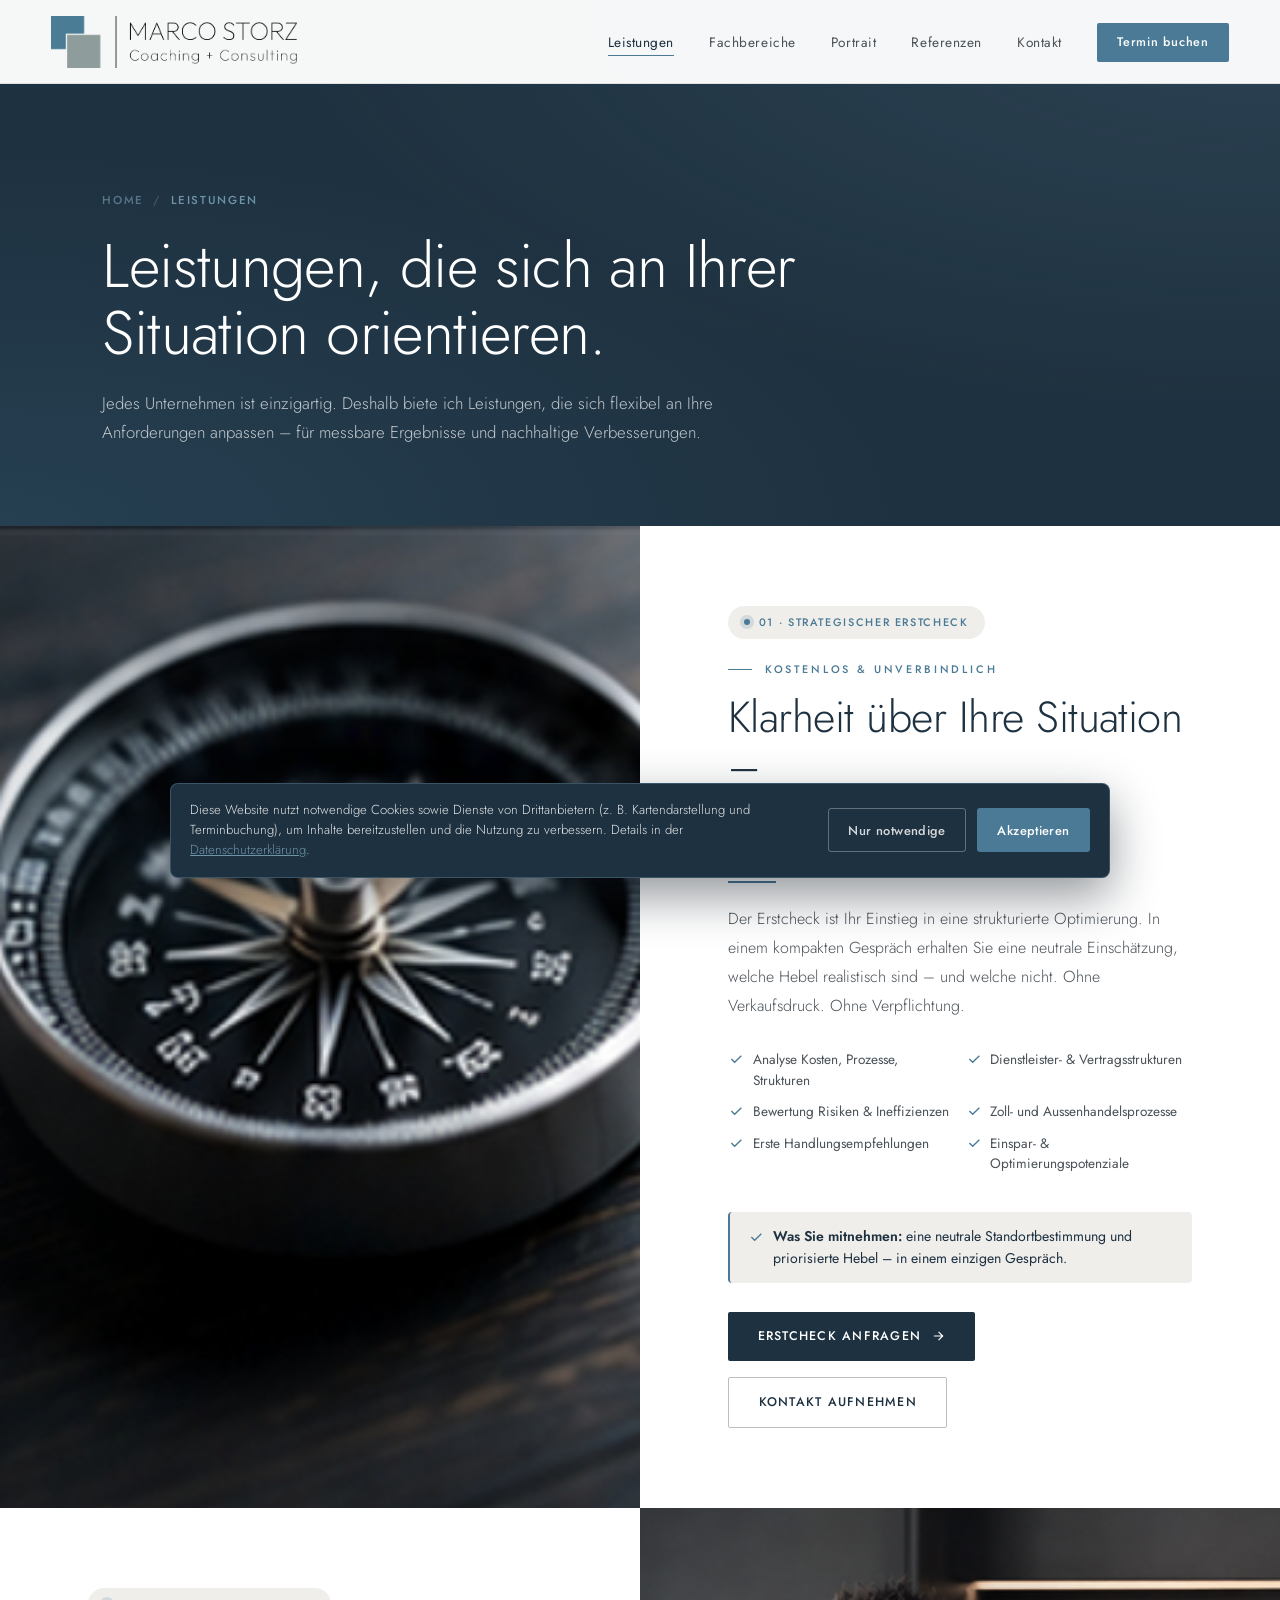
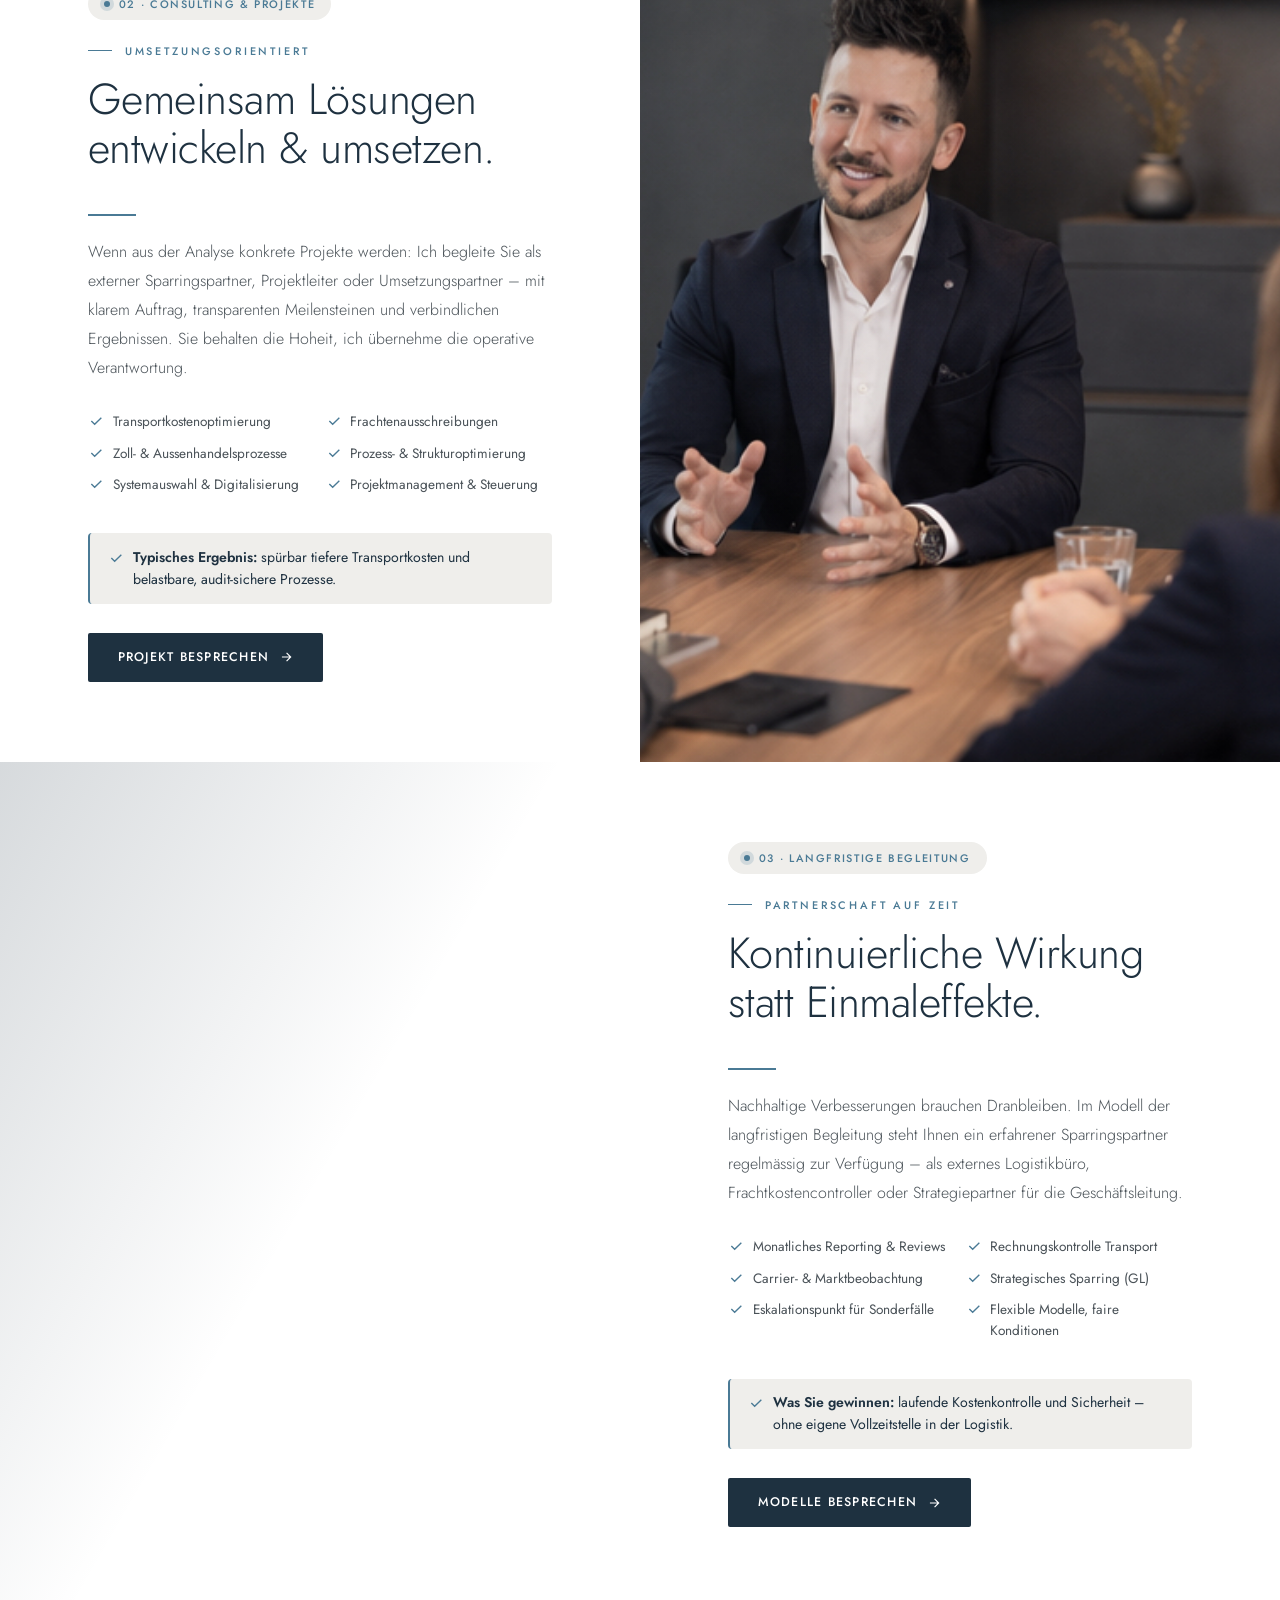
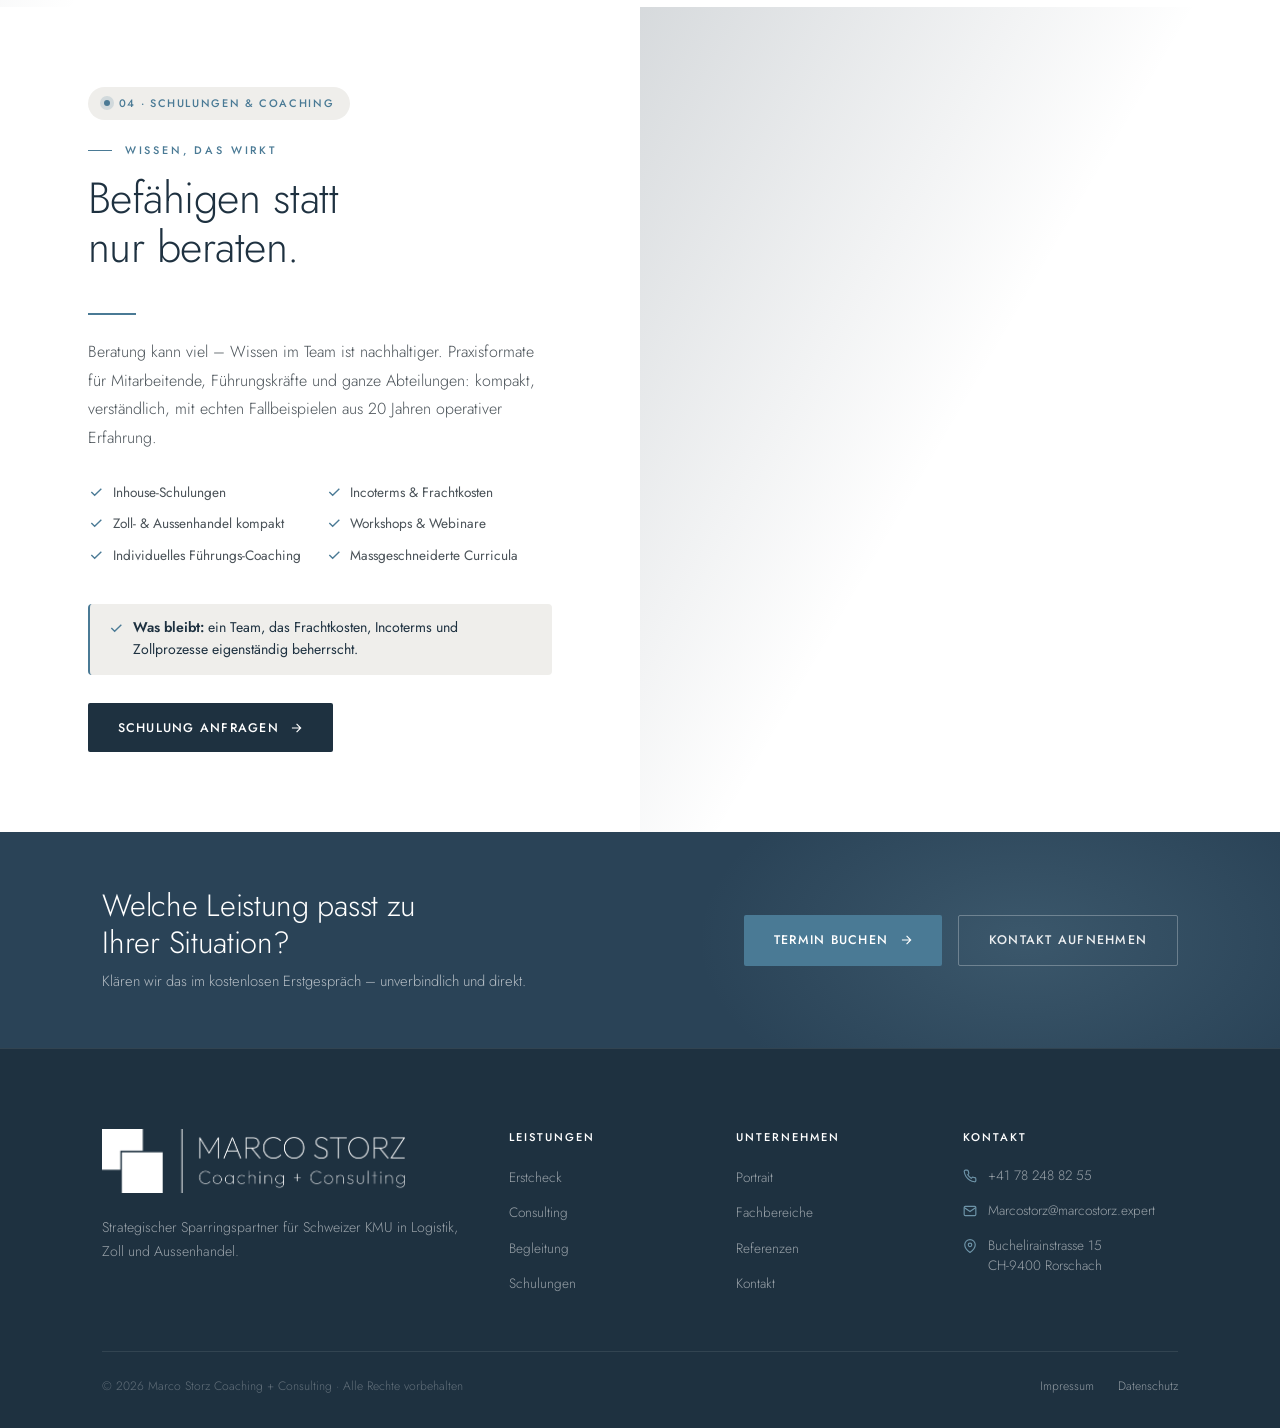
<file: leistungen.html>
<!DOCTYPE html>
<html lang="de">
<head>
  <meta charset="UTF-8" />
  <meta name="viewport" content="width=device-width, initial-scale=1.0" />
  <meta name="description" content="Strategischer Erstcheck, Consulting & Projektunterstützung, langfristige Begleitung und Schulungen für Schweizer KMU in Logistik, Zoll und Aussenhandel." />
  <title>Leistungen: Erstcheck, Consulting & Schulungen | Marco Storz</title>
  <link rel="preconnect" href="https://fonts.googleapis.com" />
  <link rel="preconnect" href="https://fonts.gstatic.com" crossorigin />
  <link href="https://fonts.googleapis.com/css2?family=Jost:wght@200;300;400;500;600;700&display=swap" rel="stylesheet" />
  <link rel="stylesheet" href="styles.css" />
  <link rel="canonical" href="https://www.marcostorz.expert/leistungen.html" />
  <meta property="og:title" content="Leistungen: Erstcheck, Consulting & Schulungen | Marco Storz" />
  <meta property="og:description" content="Strategischer Erstcheck, Consulting & Projektunterstützung, langfristige Begleitung und Schulungen für Schweizer KMU in Logistik, Zoll und Aussenhandel." />
  <meta property="og:type" content="website" />
  <meta property="og:locale" content="de_CH" />
  <meta property="og:url" content="https://www.marcostorz.expert/leistungen.html" />
  <meta property="og:image" content="https://www.marcostorz.expert/assets/og-marco.jpg" />
  <meta name="twitter:card" content="summary_large_image" />
  <script type="application/ld+json">{"@context":"https://schema.org","@type":"ProfessionalService","@id":"https://www.marcostorz.expert/#org","name":"Marco Storz Coaching + Consulting","url":"https://www.marcostorz.expert/","image":"https://www.marcostorz.expert/assets/og-marco.jpg","description":"Beratung für Logistik, Zoll und Aussenhandel für Schweizer KMU – strategischer Sparringspartner mit über 20 Jahren operativer Erfahrung.","areaServed":["CH","DE","EU"],"address":{"@type":"PostalAddress","streetAddress":"Buchelirainstrasse 15","postalCode":"9400","addressLocality":"Rorschach","addressRegion":"St. Gallen","addressCountry":"CH"},"telephone":"+41782488255","email":"Marcostorz@marcostorz.expert","founder":{"@type":"Person","name":"Marco Storz","jobTitle":"Berater für Logistik, Zoll & Aussenhandel","knowsAbout":["Transportlogistik","Zollabwicklung","Supply Chain Management","Aussenhandel","Prozessoptimierung"]},"knowsAbout":["Transportlogistik","Zoll & Aussenhandel","Supply Chain","Strategie & Prozesse","IT & Systeme","Schulungen"]}</script>
  <script type="application/ld+json">{"@context":"https://schema.org","@type":"BreadcrumbList","itemListElement":[{"@type":"ListItem","position":1,"name":"Home","item":"https://www.marcostorz.expert/"},{"@type":"ListItem","position":2,"name":"Leistungen","item":"https://www.marcostorz.expert/leistungen.html"}]}</script>
</head>
<body>

<header class="nav" id="nav">
  <a href="index.html" class="nav-logo" aria-label="Marco Storz – Startseite">
    <img src="assets/logo.png" alt="Marco Storz · Coaching + Consulting" />
  </a>
  <nav>
    <ul class="nav-links">
      <li><a href="leistungen.html">Leistungen</a></li>
      <li><a href="fachbereiche.html">Fachbereiche</a></li>
      <li><a href="portrait.html">Portrait</a></li>
      <li><a href="referenzen.html">Referenzen</a></li>
      <li><a href="kontakt.html">Kontakt</a></li>
      <li><a href="kontakt.html#booking" class="nav-cta">Termin buchen</a></li>
    </ul>
  </nav>
  <button class="hamburger" id="hamburger" aria-label="Menü öffnen"><span></span><span></span><span></span></button>
</header>
<div class="mobile-menu" id="mobileMenu">
  <a href="leistungen.html">Leistungen</a>
  <a href="fachbereiche.html">Fachbereiche</a>
  <a href="portrait.html">Portrait</a>
  <a href="referenzen.html">Referenzen</a>
  <a href="kontakt.html">Kontakt</a>
  <a href="kontakt.html#booking" class="nav-cta">Termin buchen</a>
</div>

<!-- ╔══════════ PAGE HERO ══════════╗ -->
<section class="page-hero" data-screen-label="01 Hero">
  <div class="page-hero-inner reveal">
    <div class="crumbs"><a href="index.html">Home</a><span class="sep">/</span><span>Leistungen</span></div>
    <h1>Leistungen, die sich an Ihrer<br />Situation orientieren.</h1>
    <p>Jedes Unternehmen ist einzigartig. Deshalb biete ich Leistungen, die sich flexibel an Ihre Anforderungen anpassen – für messbare Ergebnisse und nachhaltige Verbesserungen.</p>
  </div>
</section>

<!-- ╔══════════ DETAIL · 01 ERSTCHECK ══════════╗ -->
<section class="erstcheck" id="erstcheck" data-screen-label="03 Erstcheck">
  <div class="erstcheck-img" style="background-image:url('assets/theme-kompass.png')"></div>
  <div class="erstcheck-content reveal">
    <span class="erstcheck-badge"><span class="dot"></span>01 · Strategischer Erstcheck</span>
    <p class="eyebrow">Kostenlos &amp; Unverbindlich</p>
    <h2 class="section-title">Klarheit über Ihre Situation –<br />ohne Risiko.</h2>
      <div class="divider-rule"></div>
    <p class="section-sub">
      Der Erstcheck ist Ihr Einstieg in eine strukturierte Optimierung. In einem kompakten Gespräch erhalten Sie eine neutrale Einschätzung,
      welche Hebel realistisch sind – und welche nicht. Ohne Verkaufsdruck. Ohne Verpflichtung.
    </p>
    <div class="erstcheck-checks">
      <div class="check-item"><svg viewBox="0 0 24 24" fill="none" stroke="currentColor" stroke-width="2"><path d="M5 12l5 5L20 7"/></svg>Analyse Kosten, Prozesse, Strukturen</div>
      <div class="check-item"><svg viewBox="0 0 24 24" fill="none" stroke="currentColor" stroke-width="2"><path d="M5 12l5 5L20 7"/></svg>Dienstleister- &amp; Vertragsstrukturen</div>
      <div class="check-item"><svg viewBox="0 0 24 24" fill="none" stroke="currentColor" stroke-width="2"><path d="M5 12l5 5L20 7"/></svg>Bewertung Risiken &amp; Ineffizienzen</div>
      <div class="check-item"><svg viewBox="0 0 24 24" fill="none" stroke="currentColor" stroke-width="2"><path d="M5 12l5 5L20 7"/></svg>Zoll- und Aussenhandelsprozesse</div>
      <div class="check-item"><svg viewBox="0 0 24 24" fill="none" stroke="currentColor" stroke-width="2"><path d="M5 12l5 5L20 7"/></svg>Erste Handlungsempfehlungen</div>
      <div class="check-item"><svg viewBox="0 0 24 24" fill="none" stroke="currentColor" stroke-width="2"><path d="M5 12l5 5L20 7"/></svg>Einspar- &amp; Optimierungspotenziale</div>
    </div>
    <div class="leistung-outcome"><svg viewBox="0 0 24 24" fill="none" stroke="currentColor" stroke-width="2"><path d="M5 12l5 5L20 7"/></svg><span><b>Was Sie mitnehmen:</b> eine neutrale Standortbestimmung und priorisierte Hebel – in einem einzigen Gespräch.</span></div>
    <div class="erstcheck-actions">
      <a href="kontakt.html#booking" class="btn btn-dark">Erstcheck anfragen <svg viewBox="0 0 24 24" fill="none" stroke="currentColor" stroke-width="2"><path d="M5 12h14M13 5l7 7-7 7"/></svg></a>
      <a href="kontakt.html" class="btn btn-outline-dark">Kontakt aufnehmen</a>
    </div>
  </div>
</section>

<!-- ╔══════════ DETAIL · 02 CONSULTING ══════════╗ -->
<section class="erstcheck" id="consulting" style="grid-template-columns:1fr 1fr;" data-screen-label="04 Consulting">
  <div class="erstcheck-content reveal">
    <span class="erstcheck-badge"><span class="dot"></span>02 · Consulting &amp; Projekte</span>
    <p class="eyebrow">Umsetzungsorientiert</p>
    <h2 class="section-title">Gemeinsam Lösungen<br />entwickeln &amp; umsetzen.</h2>
      <div class="divider-rule"></div>
    <p class="section-sub">
      Wenn aus der Analyse konkrete Projekte werden: Ich begleite Sie als externer Sparringspartner,
      Projektleiter oder Umsetzungspartner – mit klarem Auftrag, transparenten Meilensteinen und
      verbindlichen Ergebnissen. Sie behalten die Hoheit, ich übernehme die operative Verantwortung.
    </p>
    <div class="erstcheck-checks">
      <div class="check-item"><svg viewBox="0 0 24 24" fill="none" stroke="currentColor" stroke-width="2"><path d="M5 12l5 5L20 7"/></svg>Transportkostenoptimierung</div>
      <div class="check-item"><svg viewBox="0 0 24 24" fill="none" stroke="currentColor" stroke-width="2"><path d="M5 12l5 5L20 7"/></svg>Frachtenausschreibungen</div>
      <div class="check-item"><svg viewBox="0 0 24 24" fill="none" stroke="currentColor" stroke-width="2"><path d="M5 12l5 5L20 7"/></svg>Zoll- &amp; Aussenhandelsprozesse</div>
      <div class="check-item"><svg viewBox="0 0 24 24" fill="none" stroke="currentColor" stroke-width="2"><path d="M5 12l5 5L20 7"/></svg>Prozess- &amp; Strukturoptimierung</div>
      <div class="check-item"><svg viewBox="0 0 24 24" fill="none" stroke="currentColor" stroke-width="2"><path d="M5 12l5 5L20 7"/></svg>Systemauswahl &amp; Digitalisierung</div>
      <div class="check-item"><svg viewBox="0 0 24 24" fill="none" stroke="currentColor" stroke-width="2"><path d="M5 12l5 5L20 7"/></svg>Projektmanagement &amp; Steuerung</div>
    </div>
    <div class="leistung-outcome"><svg viewBox="0 0 24 24" fill="none" stroke="currentColor" stroke-width="2"><path d="M5 12l5 5L20 7"/></svg><span><b>Typisches Ergebnis:</b> spürbar tiefere Transportkosten und belastbare, audit-sichere Prozesse.</span></div>
    <div class="erstcheck-actions">
      <a href="kontakt.html" class="btn btn-dark">Projekt besprechen <svg viewBox="0 0 24 24" fill="none" stroke="currentColor" stroke-width="2"><path d="M5 12h14M13 5l7 7-7 7"/></svg></a>
    </div>
  </div>
  <div class="erstcheck-img" style="background-image:url('assets/marco-meeting.png')"></div>
</section>

<!-- ╔══════════ DETAIL · 03 BEGLEITUNG ══════════╗ -->
<section class="erstcheck" id="begleitung" data-screen-label="05 Begleitung">
  <div class="erstcheck-img" style="background-image:url('https://images.unsplash.com/photo-1493760919532-3e33e8212d7c?w=1600&q=80&auto=format&fit=crop');"></div>
  <div class="erstcheck-content reveal">
    <span class="erstcheck-badge"><span class="dot"></span>03 · Langfristige Begleitung</span>
    <p class="eyebrow">Partnerschaft auf Zeit</p>
    <h2 class="section-title">Kontinuierliche Wirkung<br />statt Einmaleffekte.</h2>
      <div class="divider-rule"></div>
    <p class="section-sub">
      Nachhaltige Verbesserungen brauchen Dranbleiben. Im Modell der langfristigen Begleitung steht
      Ihnen ein erfahrener Sparringspartner regelmässig zur Verfügung – als externes Logistikbüro,
      Frachtkostencontroller oder Strategiepartner für die Geschäftsleitung.
    </p>
    <div class="erstcheck-checks">
      <div class="check-item"><svg viewBox="0 0 24 24" fill="none" stroke="currentColor" stroke-width="2"><path d="M5 12l5 5L20 7"/></svg>Monatliches Reporting &amp; Reviews</div>
      <div class="check-item"><svg viewBox="0 0 24 24" fill="none" stroke="currentColor" stroke-width="2"><path d="M5 12l5 5L20 7"/></svg>Rechnungskontrolle Transport</div>
      <div class="check-item"><svg viewBox="0 0 24 24" fill="none" stroke="currentColor" stroke-width="2"><path d="M5 12l5 5L20 7"/></svg>Carrier- &amp; Marktbeobachtung</div>
      <div class="check-item"><svg viewBox="0 0 24 24" fill="none" stroke="currentColor" stroke-width="2"><path d="M5 12l5 5L20 7"/></svg>Strategisches Sparring (GL)</div>
      <div class="check-item"><svg viewBox="0 0 24 24" fill="none" stroke="currentColor" stroke-width="2"><path d="M5 12l5 5L20 7"/></svg>Eskalationspunkt für Sonderfälle</div>
      <div class="check-item"><svg viewBox="0 0 24 24" fill="none" stroke="currentColor" stroke-width="2"><path d="M5 12l5 5L20 7"/></svg>Flexible Modelle, faire Konditionen</div>
    </div>
    <div class="leistung-outcome"><svg viewBox="0 0 24 24" fill="none" stroke="currentColor" stroke-width="2"><path d="M5 12l5 5L20 7"/></svg><span><b>Was Sie gewinnen:</b> laufende Kostenkontrolle und Sicherheit – ohne eigene Vollzeitstelle in der Logistik.</span></div>
    <div class="erstcheck-actions">
      <a href="kontakt.html" class="btn btn-dark">Modelle besprechen <svg viewBox="0 0 24 24" fill="none" stroke="currentColor" stroke-width="2"><path d="M5 12h14M13 5l7 7-7 7"/></svg></a>
    </div>
  </div>
</section>

<!-- ╔══════════ DETAIL · 04 SCHULUNGEN ══════════╗ -->
<section class="erstcheck" id="schulungen" style="grid-template-columns:1fr 1fr;" data-screen-label="06 Schulungen">
  <div class="erstcheck-content reveal">
    <span class="erstcheck-badge"><span class="dot"></span>04 · Schulungen &amp; Coaching</span>
    <p class="eyebrow">Wissen, das wirkt</p>
    <h2 class="section-title">Befähigen statt<br />nur beraten.</h2>
      <div class="divider-rule"></div>
    <p class="section-sub">
      Beratung kann viel – Wissen im Team ist nachhaltiger. Praxisformate für Mitarbeitende, Führungskräfte
      und ganze Abteilungen: kompakt, verständlich, mit echten Fallbeispielen aus 20 Jahren operativer Erfahrung.
    </p>
    <div class="erstcheck-checks">
      <div class="check-item"><svg viewBox="0 0 24 24" fill="none" stroke="currentColor" stroke-width="2"><path d="M5 12l5 5L20 7"/></svg>Inhouse-Schulungen</div>
      <div class="check-item"><svg viewBox="0 0 24 24" fill="none" stroke="currentColor" stroke-width="2"><path d="M5 12l5 5L20 7"/></svg>Incoterms &amp; Frachtkosten</div>
      <div class="check-item"><svg viewBox="0 0 24 24" fill="none" stroke="currentColor" stroke-width="2"><path d="M5 12l5 5L20 7"/></svg>Zoll- &amp; Aussenhandel kompakt</div>
      <div class="check-item"><svg viewBox="0 0 24 24" fill="none" stroke="currentColor" stroke-width="2"><path d="M5 12l5 5L20 7"/></svg>Workshops &amp; Webinare</div>
      <div class="check-item"><svg viewBox="0 0 24 24" fill="none" stroke="currentColor" stroke-width="2"><path d="M5 12l5 5L20 7"/></svg>Individuelles Führungs-Coaching</div>
      <div class="check-item"><svg viewBox="0 0 24 24" fill="none" stroke="currentColor" stroke-width="2"><path d="M5 12l5 5L20 7"/></svg>Massgeschneiderte Curricula</div>
    </div>
    <div class="leistung-outcome"><svg viewBox="0 0 24 24" fill="none" stroke="currentColor" stroke-width="2"><path d="M5 12l5 5L20 7"/></svg><span><b>Was bleibt:</b> ein Team, das Frachtkosten, Incoterms und Zollprozesse eigenständig beherrscht.</span></div>
    <div class="erstcheck-actions">
      <a href="kontakt.html" class="btn btn-dark">Schulung anfragen <svg viewBox="0 0 24 24" fill="none" stroke="currentColor" stroke-width="2"><path d="M5 12h14M13 5l7 7-7 7"/></svg></a>
    </div>
  </div>
  <div class="erstcheck-img" style="background-image:url('https://images.unsplash.com/photo-1556761175-5973dc0f32e7?w=1600&q=80&auto=format&fit=crop');"></div>
</section>

<!-- CTA -->
<section class="cta-band dark">
  <div>
    <div class="cta-band-title">Welche Leistung passt zu<br />Ihrer Situation?</div>
    <div class="cta-band-sub">Klären wir das im kostenlosen Erstgespräch – unverbindlich und direkt.</div>
  </div>
  <div class="cta-band-btns">
    <a href="kontakt.html#booking" class="btn btn-primary">Termin buchen <svg viewBox="0 0 24 24" fill="none" stroke="currentColor" stroke-width="2"><path d="M5 12h14M13 5l7 7-7 7"/></svg></a>
    <a href="kontakt.html" class="btn btn-outline">Kontakt aufnehmen</a>
  </div>
</section>

<footer class="footer">
  <div class="footer-grid">
    <div class="footer-brand">
      <img src="assets/logo-light.png" alt="Marco Storz · Coaching + Consulting" class="footer-logo" />
      <p>Strategischer Sparringspartner für Schweizer KMU in Logistik, Zoll und Aussenhandel.</p>
    </div>
    <div class="footer-col"><h4>Leistungen</h4><ul><li><a href="leistungen.html#erstcheck">Erstcheck</a></li><li><a href="leistungen.html#consulting">Consulting</a></li><li><a href="leistungen.html#begleitung">Begleitung</a></li><li><a href="leistungen.html#schulungen">Schulungen</a></li></ul></div>
    <div class="footer-col"><h4>Unternehmen</h4><ul><li><a href="portrait.html">Portrait</a></li><li><a href="fachbereiche.html">Fachbereiche</a></li><li><a href="referenzen.html">Referenzen</a></li><li><a href="kontakt.html">Kontakt</a></li></ul></div>
    <div class="footer-col">
      <h4>Kontakt</h4>
      <div class="footer-contact-item"><svg viewBox="0 0 24 24" fill="none" stroke="currentColor" stroke-width="2"><path d="M22 16.92v3a2 2 0 0 1-2.18 2 19.79 19.79 0 0 1-8.63-3.07 19.5 19.5 0 0 1-6-6 19.79 19.79 0 0 1-3.07-8.67A2 2 0 0 1 4.11 2h3a2 2 0 0 1 2 1.72c.13.96.36 1.9.7 2.81a2 2 0 0 1-.45 2.11L8.09 9.91a16 16 0 0 0 6 6l1.27-1.27a2 2 0 0 1 2.11-.45c.91.34 1.85.57 2.81.7A2 2 0 0 1 22 16.92z"/></svg><a href="tel:+41782488255">+41 78 248 82 55</a></div>
      <div class="footer-contact-item"><svg viewBox="0 0 24 24" fill="none" stroke="currentColor" stroke-width="2"><path d="M4 4h16c1.1 0 2 .9 2 2v12c0 1.1-.9 2-2 2H4c-1.1 0-2-.9-2-2V6c0-1.1.9-2 2-2z"/><path d="M22 6l-10 7L2 6"/></svg><a href="mailto:Marcostorz@marcostorz.expert">Marcostorz@marcostorz.expert</a></div>
      <div class="footer-contact-item"><svg viewBox="0 0 24 24" fill="none" stroke="currentColor" stroke-width="2"><path d="M21 10c0 7-9 13-9 13s-9-6-9-13a9 9 0 0 1 18 0z"/><circle cx="12" cy="10" r="3"/></svg><span>Buchelirainstrasse 15<br />CH-9400 Rorschach</span></div>
    </div>
  </div>
  <div class="footer-bottom">
    <span>© 2026 Marco Storz Coaching + Consulting · Alle Rechte vorbehalten</span>
    <div class="footer-legal-links"><a href="impressum.html">Impressum</a><a href="datenschutz.html">Datenschutz</a></div>
  </div>
</footer>

<div class="mobile-cta" aria-label="Schnellkontakt">
  <a class="c-call" href="tel:+41782488255">Anrufen</a>
  <a class="c-book" href="kontakt.html#booking">Termin buchen</a>
</div>
<div class="cookie-consent" id="cookieConsent" role="dialog" aria-label="Cookie-Hinweis" hidden>
  <div class="cookie-text">Diese Website nutzt notwendige Cookies sowie Dienste von Drittanbietern (z. B. Kartendarstellung und Terminbuchung), um Inhalte bereitzustellen und die Nutzung zu verbessern. Details in der <a href="datenschutz.html">Datenschutzerklärung</a>.</div>
  <div class="cookie-actions">
    <button type="button" class="cookie-btn cookie-essential" data-consent="essential">Nur notwendige</button>
    <button type="button" class="cookie-btn cookie-accept" data-consent="all">Akzeptieren</button>
  </div>
</div>
<script src="site.js"></script>
</body>
</html>
</file>
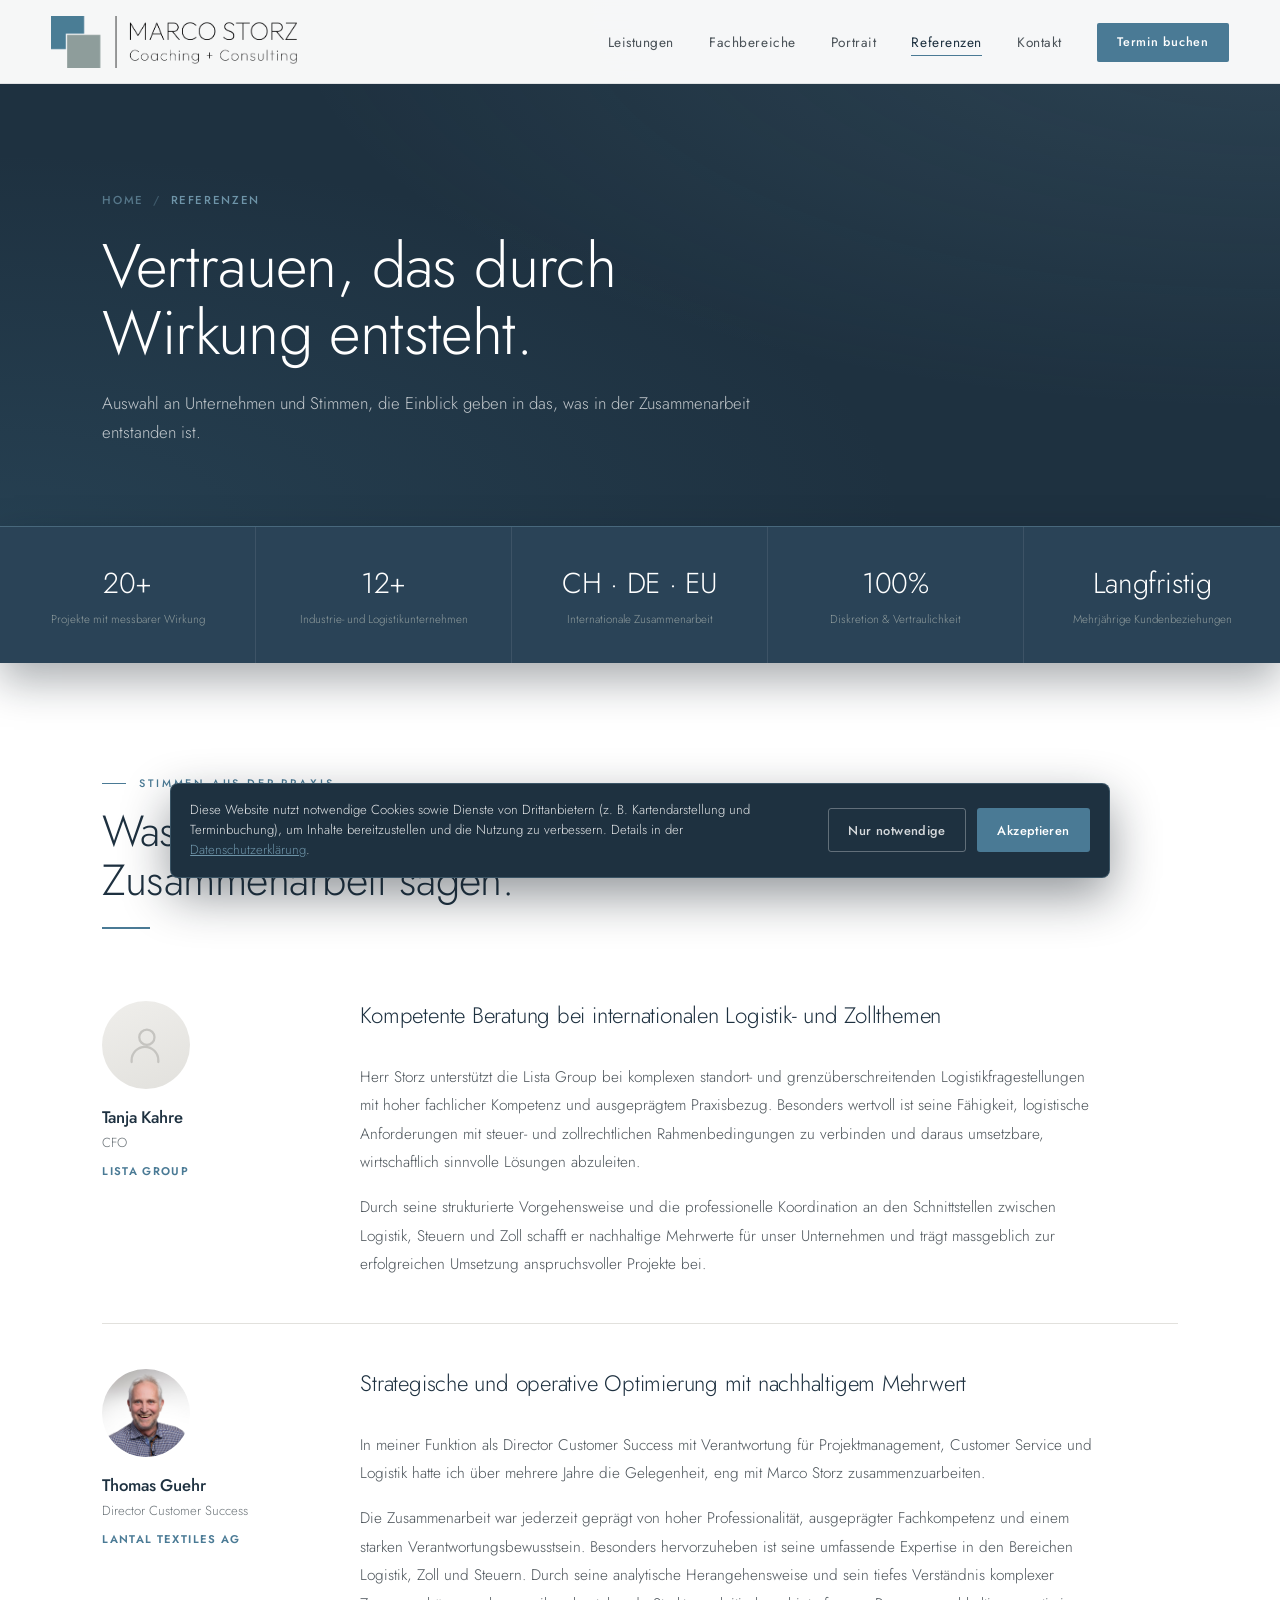
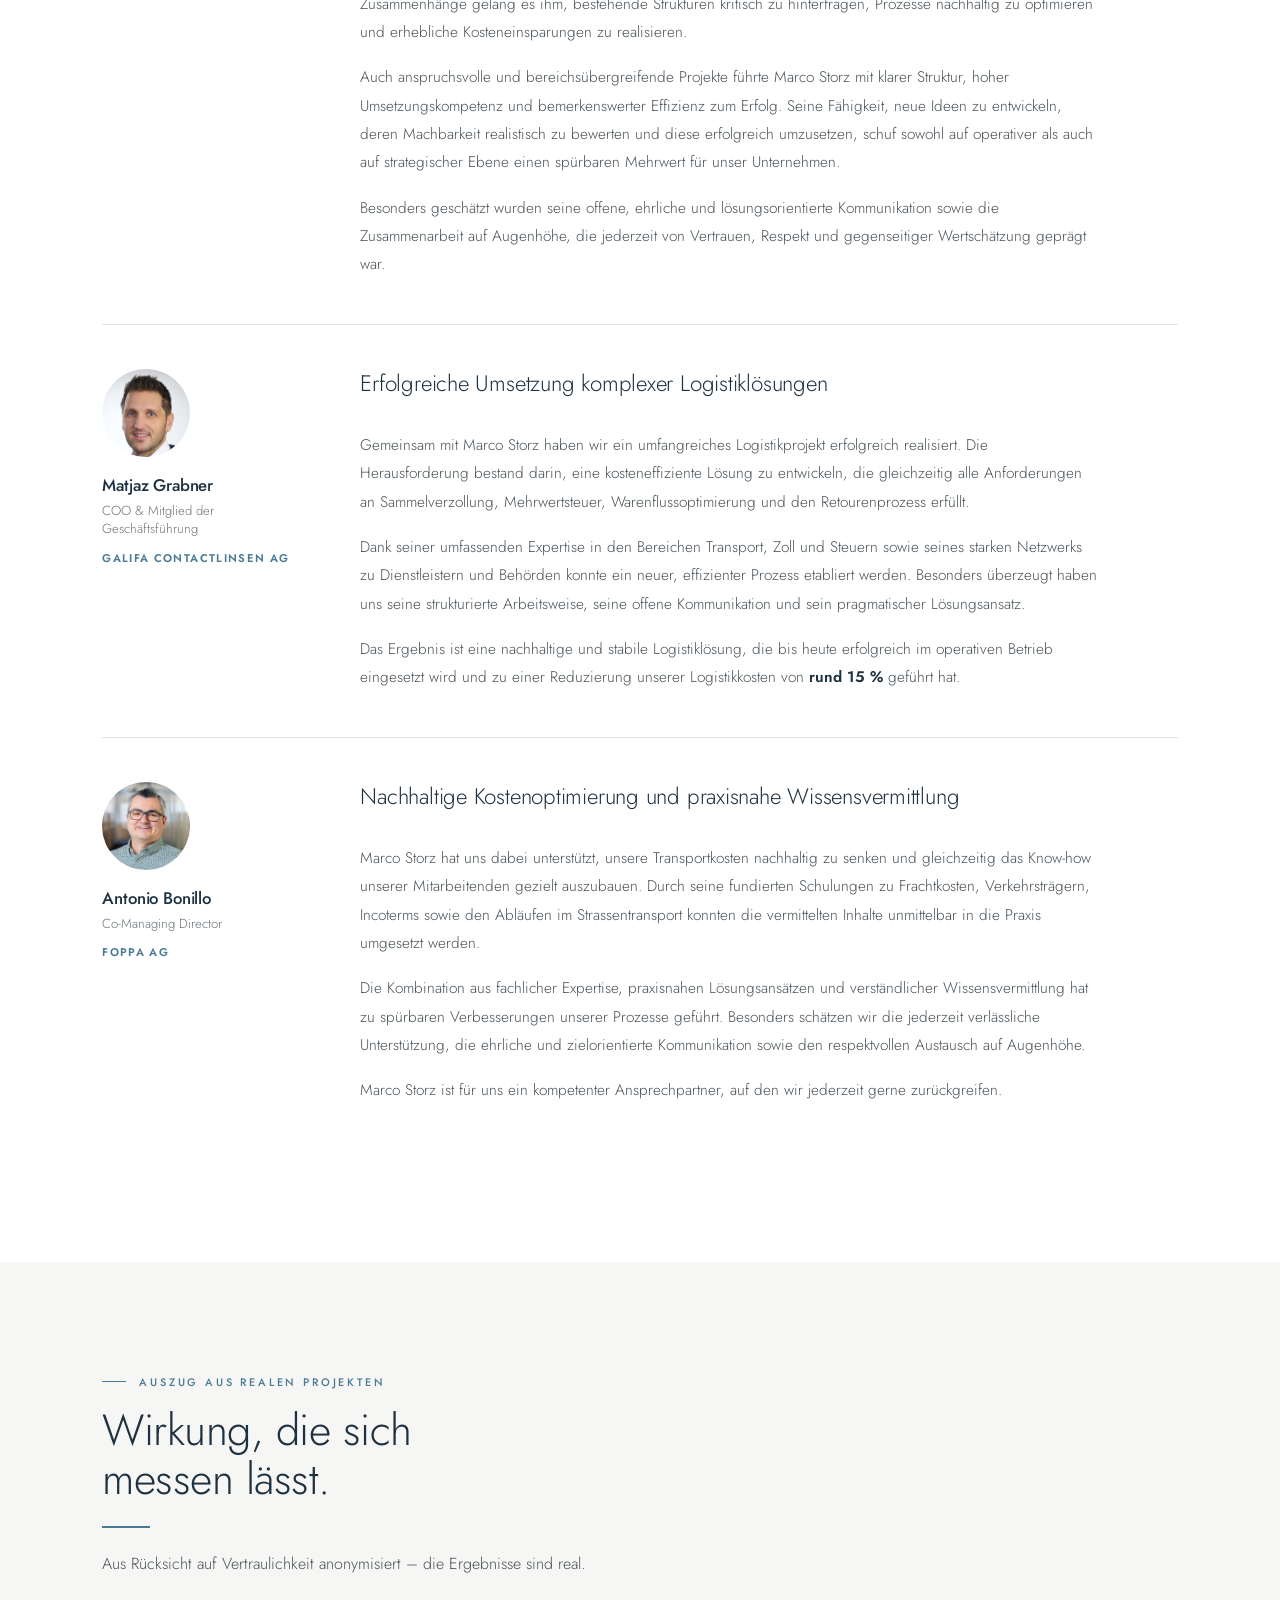
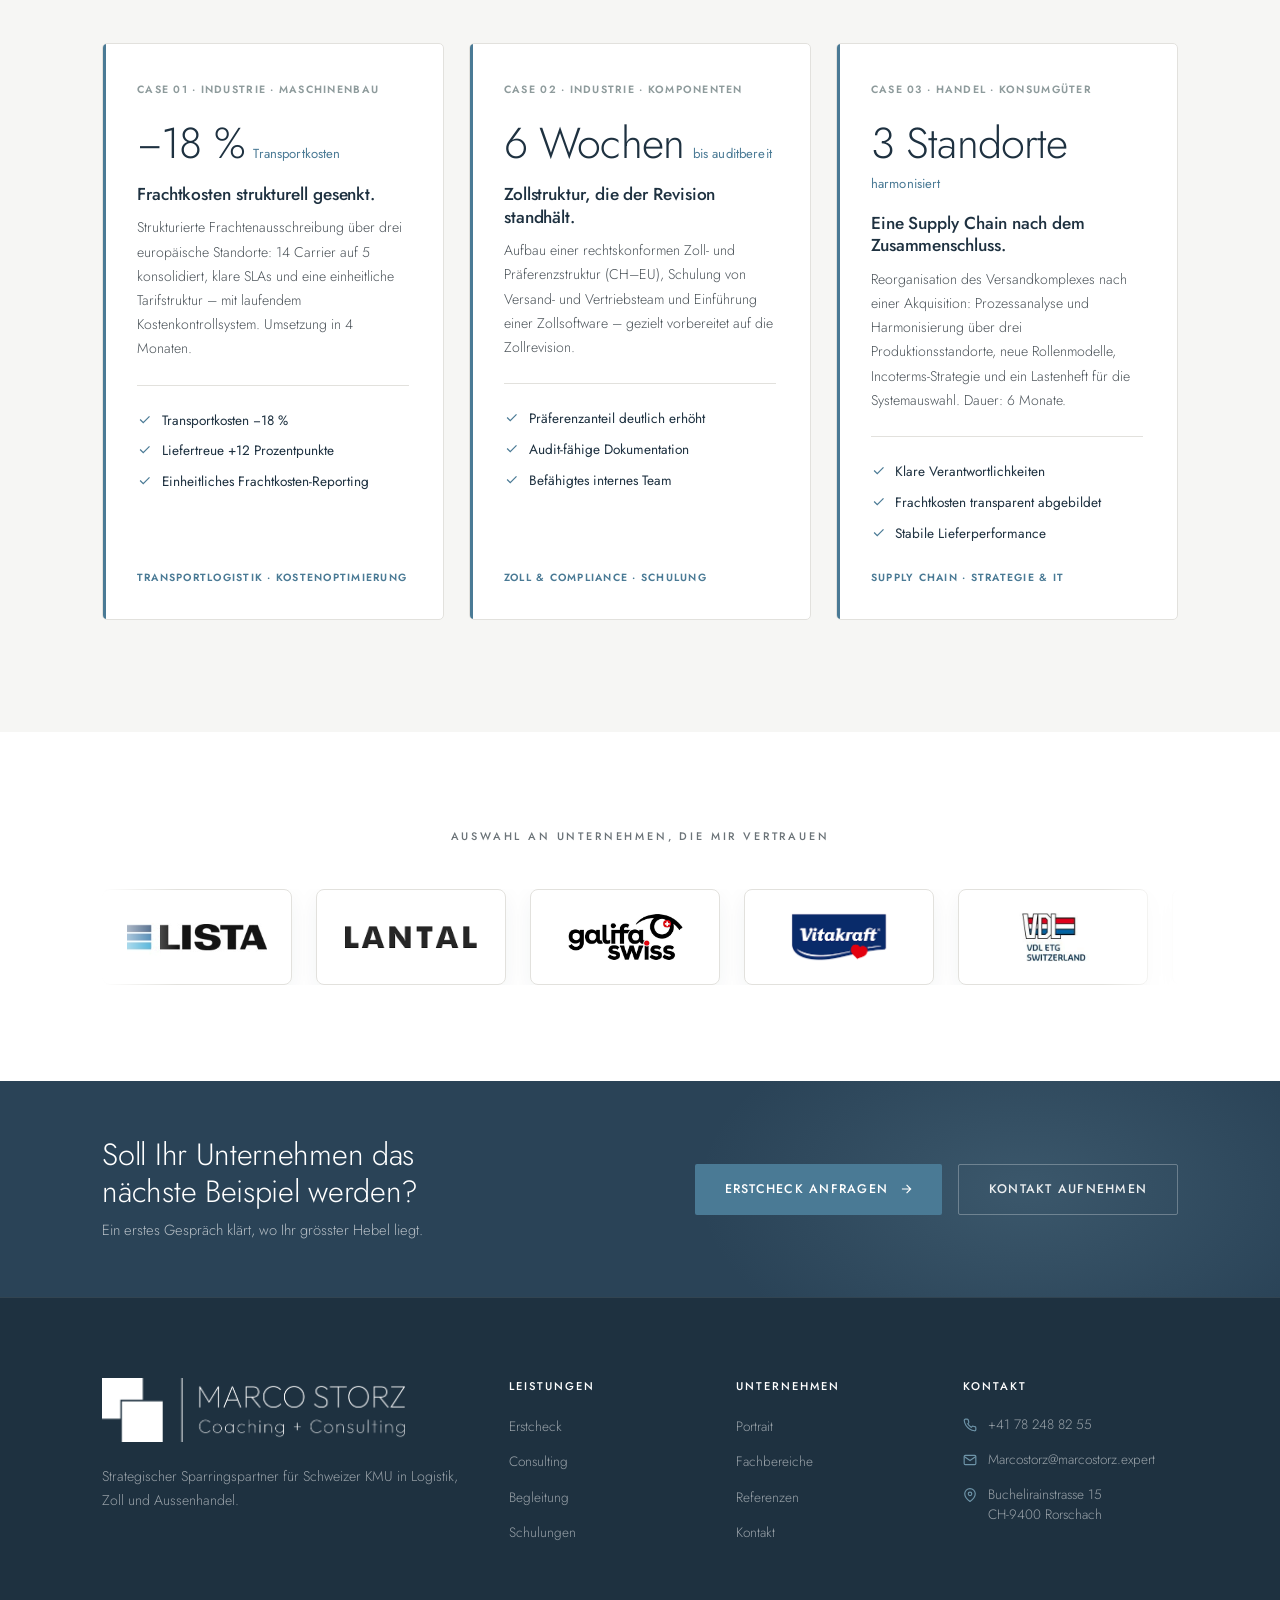
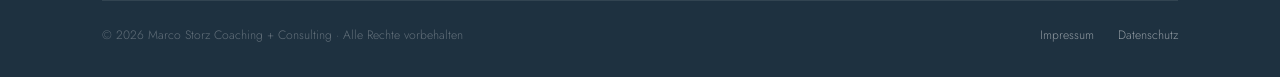
<file: referenzen.html>
<!DOCTYPE html>
<html lang="de">
<head>
  <meta charset="UTF-8" />
  <meta name="viewport" content="width=device-width, initial-scale=1.0" />
  <meta name="description" content="Kundenstimmen und Referenzen aus Industrie, Handel und Logistik – Unternehmen, die Marco Storz Coaching + Consulting vertrauen." />
  <title>Referenzen & Kundenstimmen | Marco Storz Consulting</title>
  <link rel="preconnect" href="https://fonts.googleapis.com" />
  <link rel="preconnect" href="https://fonts.gstatic.com" crossorigin />
  <link href="https://fonts.googleapis.com/css2?family=Jost:wght@200;300;400;500;600;700&display=swap" rel="stylesheet" />
  <link rel="stylesheet" href="styles.css" />
  <link rel="canonical" href="https://www.marcostorz.expert/referenzen.html" />
  <meta property="og:title" content="Referenzen & Kundenstimmen | Marco Storz Consulting" />
  <meta property="og:description" content="Kundenstimmen und Referenzen aus Industrie, Handel und Logistik – Unternehmen, die Marco Storz Coaching + Consulting vertrauen." />
  <meta property="og:type" content="website" />
  <meta property="og:locale" content="de_CH" />
  <meta property="og:url" content="https://www.marcostorz.expert/referenzen.html" />
  <meta property="og:image" content="https://www.marcostorz.expert/assets/og-marco.jpg" />
  <meta name="twitter:card" content="summary_large_image" />
  <script type="application/ld+json">{"@context":"https://schema.org","@type":"ProfessionalService","@id":"https://www.marcostorz.expert/#org","name":"Marco Storz Coaching + Consulting","url":"https://www.marcostorz.expert/","image":"https://www.marcostorz.expert/assets/og-marco.jpg","description":"Beratung für Logistik, Zoll und Aussenhandel für Schweizer KMU – strategischer Sparringspartner mit über 20 Jahren operativer Erfahrung.","areaServed":["CH","DE","EU"],"address":{"@type":"PostalAddress","streetAddress":"Buchelirainstrasse 15","postalCode":"9400","addressLocality":"Rorschach","addressRegion":"St. Gallen","addressCountry":"CH"},"telephone":"+41782488255","email":"Marcostorz@marcostorz.expert","founder":{"@type":"Person","name":"Marco Storz","jobTitle":"Berater für Logistik, Zoll & Aussenhandel","knowsAbout":["Transportlogistik","Zollabwicklung","Supply Chain Management","Aussenhandel","Prozessoptimierung"]},"knowsAbout":["Transportlogistik","Zoll & Aussenhandel","Supply Chain","Strategie & Prozesse","IT & Systeme","Schulungen"]}</script>
  <script type="application/ld+json">{"@context":"https://schema.org","@type":"BreadcrumbList","itemListElement":[{"@type":"ListItem","position":1,"name":"Home","item":"https://www.marcostorz.expert/"},{"@type":"ListItem","position":2,"name":"Referenzen","item":"https://www.marcostorz.expert/referenzen.html"}]}</script>
</head>
<body>

<header class="nav" id="nav">
  <a href="index.html" class="nav-logo" aria-label="Marco Storz – Startseite">
    <img src="assets/logo.png" alt="Marco Storz · Coaching + Consulting" />
  </a>
  <nav>
    <ul class="nav-links">
      <li><a href="leistungen.html">Leistungen</a></li>
      <li><a href="fachbereiche.html">Fachbereiche</a></li>
      <li><a href="portrait.html">Portrait</a></li>
      <li><a href="referenzen.html">Referenzen</a></li>
      <li><a href="kontakt.html">Kontakt</a></li>
      <li><a href="kontakt.html#booking" class="nav-cta">Termin buchen</a></li>
    </ul>
  </nav>
  <button class="hamburger" id="hamburger" aria-label="Menü öffnen"><span></span><span></span><span></span></button>
</header>
<div class="mobile-menu" id="mobileMenu">
  <a href="leistungen.html">Leistungen</a><a href="fachbereiche.html">Fachbereiche</a><a href="portrait.html">Portrait</a><a href="referenzen.html">Referenzen</a><a href="kontakt.html">Kontakt</a><a href="kontakt.html#booking" class="nav-cta">Termin buchen</a>
</div>

<!-- PAGE HERO -->
<section class="page-hero" data-screen-label="01 Hero">
  <div class="page-hero-inner reveal">
    <div class="crumbs"><a href="index.html">Home</a><span class="sep">/</span><span>Referenzen</span></div>
    <h1>Vertrauen, das durch<br />Wirkung entsteht.</h1>
    <p>Auswahl an Unternehmen und Stimmen, die Einblick geben in das, was in der Zusammenarbeit entstanden ist.</p>
  </div>
</section>

<!-- KENNZAHLEN -->
<div class="portrait-stats stats-flush">
  <div class="pstat"><div class="pstat-num">20+</div><div class="pstat-label">Projekte mit messbarer Wirkung</div></div>
  <div class="pstat"><div class="pstat-num">12+</div><div class="pstat-label">Industrie- und Logistikunternehmen</div></div>
  <div class="pstat"><div class="pstat-num">CH · DE · EU</div><div class="pstat-label">Internationale Zusammenarbeit</div></div>
  <div class="pstat"><div class="pstat-num">100%</div><div class="pstat-label">Diskretion &amp; Vertraulichkeit</div></div>
  <div class="pstat"><div class="pstat-num">Langfristig</div><div class="pstat-label">Mehrjährige Kundenbeziehungen</div></div>
</div>

<!-- TESTIMONIALS -->
<section class="section" data-screen-label="02 Stimmen">
  <div class="section-head reveal">
    <p class="eyebrow">Stimmen aus der Praxis</p>
    <h2 class="section-title">Was Kunden über die<br />Zusammenarbeit sagen.</h2>
      <div class="divider-rule"></div>
    </div>

  <div class="ref-quotes reveal">

    <article class="ref-quote">
      <div class="rq-head-row">
        <span class="rq-photo rq-photo--ph" role="img" aria-label="Kein Foto vorhanden">
          <svg viewBox="0 0 24 24" fill="none" stroke="currentColor" stroke-width="1.2"><circle cx="12" cy="8" r="4"/><path d="M4 21v-1a7 7 0 0 1 14 0v1" stroke-linecap="round"/></svg>
        </span>
        <span class="rq-meta"><span class="rq-name">Tanja Kahre</span>
        <span class="rq-role">CFO</span>
        <span class="rq-org">Lista Group</span></span>
      </div>
      <h3 class="rq-head">Kompetente Beratung bei internationalen Logistik- und Zollthemen</h3>
      <div class="rq-body">
        <p>Herr Storz unterstützt die Lista Group bei komplexen standort- und grenzüberschreitenden Logistikfragestellungen mit hoher fachlicher Kompetenz und ausgeprägtem Praxisbezug. Besonders wertvoll ist seine Fähigkeit, logistische Anforderungen mit steuer- und zollrechtlichen Rahmenbedingungen zu verbinden und daraus umsetzbare, wirtschaftlich sinnvolle Lösungen abzuleiten.</p>
        <p>Durch seine strukturierte Vorgehensweise und die professionelle Koordination an den Schnittstellen zwischen Logistik, Steuern und Zoll schafft er nachhaltige Mehrwerte für unser Unternehmen und trägt massgeblich zur erfolgreichen Umsetzung anspruchsvoller Projekte bei.</p>
      </div>
    </article>

    <article class="ref-quote">
      <div class="rq-head-row">
        <span class="rq-photo" style="background-image:url('assets/ref-guehr.jpg')" role="img" aria-label="Thomas Guehr"></span>
        <span class="rq-meta"><span class="rq-name">Thomas Guehr</span>
        <span class="rq-role">Director Customer Success</span>
        <span class="rq-org">Lantal Textiles AG</span></span>
      </div>
      <h3 class="rq-head">Strategische und operative Optimierung mit nachhaltigem Mehrwert</h3>
      <div class="rq-body">
        <p>In meiner Funktion als Director Customer Success mit Verantwortung für Projektmanagement, Customer Service und Logistik hatte ich über mehrere Jahre die Gelegenheit, eng mit Marco Storz zusammenzuarbeiten.</p>
        <p>Die Zusammenarbeit war jederzeit geprägt von hoher Professionalität, ausgeprägter Fachkompetenz und einem starken Verantwortungsbewusstsein. Besonders hervorzuheben ist seine umfassende Expertise in den Bereichen Logistik, Zoll und Steuern. Durch seine analytische Herangehensweise und sein tiefes Verständnis komplexer Zusammenhänge gelang es ihm, bestehende Strukturen kritisch zu hinterfragen, Prozesse nachhaltig zu optimieren und erhebliche Kosteneinsparungen zu realisieren.</p>
        <p>Auch anspruchsvolle und bereichsübergreifende Projekte führte Marco Storz mit klarer Struktur, hoher Umsetzungskompetenz und bemerkenswerter Effizienz zum Erfolg. Seine Fähigkeit, neue Ideen zu entwickeln, deren Machbarkeit realistisch zu bewerten und diese erfolgreich umzusetzen, schuf sowohl auf operativer als auch auf strategischer Ebene einen spürbaren Mehrwert für unser Unternehmen.</p>
        <p>Besonders geschätzt wurden seine offene, ehrliche und lösungsorientierte Kommunikation sowie die Zusammenarbeit auf Augenhöhe, die jederzeit von Vertrauen, Respekt und gegenseitiger Wertschätzung geprägt war.</p>
      </div>
    </article>

    <article class="ref-quote">
      <div class="rq-head-row">
        <span class="rq-photo" style="background-image:url('assets/ref-grabner.jpg')" role="img" aria-label="Matjaz Grabner"></span>
        <span class="rq-meta"><span class="rq-name">Matjaz Grabner</span>
        <span class="rq-role">COO &amp; Mitglied der Geschäftsführung</span>
        <span class="rq-org">Galifa Contactlinsen AG</span></span>
      </div>
      <h3 class="rq-head">Erfolgreiche Umsetzung komplexer Logistiklösungen</h3>
      <div class="rq-body">
        <p>Gemeinsam mit Marco Storz haben wir ein umfangreiches Logistikprojekt erfolgreich realisiert. Die Herausforderung bestand darin, eine kosteneffiziente Lösung zu entwickeln, die gleichzeitig alle Anforderungen an Sammelverzollung, Mehrwertsteuer, Warenflussoptimierung und den Retourenprozess erfüllt.</p>
        <p>Dank seiner umfassenden Expertise in den Bereichen Transport, Zoll und Steuern sowie seines starken Netzwerks zu Dienstleistern und Behörden konnte ein neuer, effizienter Prozess etabliert werden. Besonders überzeugt haben uns seine strukturierte Arbeitsweise, seine offene Kommunikation und sein pragmatischer Lösungsansatz.</p>
        <p>Das Ergebnis ist eine nachhaltige und stabile Logistiklösung, die bis heute erfolgreich im operativen Betrieb eingesetzt wird und zu einer Reduzierung unserer Logistikkosten von <strong>rund 15 %</strong> geführt hat.</p>
      </div>
    </article>

    <article class="ref-quote">
      <div class="rq-head-row">
        <span class="rq-photo" style="background-image:url('assets/ref-bonillo.jpg')" role="img" aria-label="Antonio Bonillo"></span>
        <span class="rq-meta"><span class="rq-name">Antonio Bonillo</span>
        <span class="rq-role">Co-Managing Director</span>
        <span class="rq-org">Foppa AG</span></span>
      </div>
      <h3 class="rq-head">Nachhaltige Kostenoptimierung und praxisnahe Wissensvermittlung</h3>
      <div class="rq-body">
        <p>Marco Storz hat uns dabei unterstützt, unsere Transportkosten nachhaltig zu senken und gleichzeitig das Know-how unserer Mitarbeitenden gezielt auszubauen. Durch seine fundierten Schulungen zu Frachtkosten, Verkehrsträgern, Incoterms sowie den Abläufen im Strassentransport konnten die vermittelten Inhalte unmittelbar in die Praxis umgesetzt werden.</p>
        <p>Die Kombination aus fachlicher Expertise, praxisnahen Lösungsansätzen und verständlicher Wissensvermittlung hat zu spürbaren Verbesserungen unserer Prozesse geführt. Besonders schätzen wir die jederzeit verlässliche Unterstützung, die ehrliche und zielorientierte Kommunikation sowie den respektvollen Austausch auf Augenhöhe.</p>
        <p>Marco Storz ist für uns ein kompetenter Ansprechpartner, auf den wir jederzeit gerne zurückgreifen.</p>
      </div>
    </article>

  </div>
</section>

<!-- CASE STUDIES (anonymized) -->
<section class="section bg-offwhite" data-screen-label="03 Cases">
  <div class="section-head reveal">
    <p class="eyebrow">Auszug aus realen Projekten</p>
    <h2 class="section-title">Wirkung, die sich<br />messen lässt.</h2>
      <div class="divider-rule"></div>
    <p class="section-sub">Aus Rücksicht auf Vertraulichkeit anonymisiert – die Ergebnisse sind real.</p>
  </div>

  <div class="cases-grid reveal">
    <div class="case-card">
      <div class="case-eyebrow">Case 01 · Industrie · Maschinenbau</div>
      <div class="case-metric"><span class="case-num">−18 %</span><span class="case-unit">Transportkosten</span></div>
      <h3 class="case-title">Frachtkosten strukturell gesenkt.</h3>
      <p class="case-desc">Strukturierte Frachtenausschreibung über drei europäische Standorte: 14 Carrier auf 5 konsolidiert, klare SLAs und eine einheitliche Tarifstruktur – mit laufendem Kostenkontrollsystem. Umsetzung in 4 Monaten.</p>
      <div class="case-checks">
        <div class="case-check"><svg viewBox="0 0 24 24" fill="none" stroke="currentColor" stroke-width="2"><path d="M5 12l5 5L20 7"/></svg><span>Transportkosten −18 %</span></div>
        <div class="case-check"><svg viewBox="0 0 24 24" fill="none" stroke="currentColor" stroke-width="2"><path d="M5 12l5 5L20 7"/></svg><span>Liefertreue +12 Prozentpunkte</span></div>
        <div class="case-check"><svg viewBox="0 0 24 24" fill="none" stroke="currentColor" stroke-width="2"><path d="M5 12l5 5L20 7"/></svg><span>Einheitliches Frachtkosten-Reporting</span></div>
      </div>
      <div class="case-tag">Transportlogistik · Kostenoptimierung</div>
    </div>
    <div class="case-card">
      <div class="case-eyebrow">Case 02 · Industrie · Komponenten</div>
      <div class="case-metric"><span class="case-num">6 Wochen</span><span class="case-unit">bis auditbereit</span></div>
      <h3 class="case-title">Zollstruktur, die der Revision standhält.</h3>
      <p class="case-desc">Aufbau einer rechtskonformen Zoll- und Präferenzstruktur (CH–EU), Schulung von Versand- und Vertriebsteam und Einführung einer Zollsoftware – gezielt vorbereitet auf die Zollrevision.</p>
      <div class="case-checks">
        <div class="case-check"><svg viewBox="0 0 24 24" fill="none" stroke="currentColor" stroke-width="2"><path d="M5 12l5 5L20 7"/></svg><span>Präferenzanteil deutlich erhöht</span></div>
        <div class="case-check"><svg viewBox="0 0 24 24" fill="none" stroke="currentColor" stroke-width="2"><path d="M5 12l5 5L20 7"/></svg><span>Audit-fähige Dokumentation</span></div>
        <div class="case-check"><svg viewBox="0 0 24 24" fill="none" stroke="currentColor" stroke-width="2"><path d="M5 12l5 5L20 7"/></svg><span>Befähigtes internes Team</span></div>
      </div>
      <div class="case-tag">Zoll &amp; Compliance · Schulung</div>
    </div>
    <div class="case-card">
      <div class="case-eyebrow">Case 03 · Handel · Konsumgüter</div>
      <div class="case-metric"><span class="case-num">3 Standorte</span><span class="case-unit">harmonisiert</span></div>
      <h3 class="case-title">Eine Supply Chain nach dem Zusammenschluss.</h3>
      <p class="case-desc">Reorganisation des Versandkomplexes nach einer Akquisition: Prozessanalyse und Harmonisierung über drei Produktionsstandorte, neue Rollenmodelle, Incoterms-Strategie und ein Lastenheft für die Systemauswahl. Dauer: 6 Monate.</p>
      <div class="case-checks">
        <div class="case-check"><svg viewBox="0 0 24 24" fill="none" stroke="currentColor" stroke-width="2"><path d="M5 12l5 5L20 7"/></svg><span>Klare Verantwortlichkeiten</span></div>
        <div class="case-check"><svg viewBox="0 0 24 24" fill="none" stroke="currentColor" stroke-width="2"><path d="M5 12l5 5L20 7"/></svg><span>Frachtkosten transparent abgebildet</span></div>
        <div class="case-check"><svg viewBox="0 0 24 24" fill="none" stroke="currentColor" stroke-width="2"><path d="M5 12l5 5L20 7"/></svg><span>Stabile Lieferperformance</span></div>
      </div>
      <div class="case-tag">Supply Chain · Strategie &amp; IT</div>
    </div>
  </div>
</section>

<!-- LOGOS -->
<section class="ref-logos ref-logos-light" style="padding-top: 6rem; padding-bottom: 6rem;">
  <p class="ref-logos-label">Auswahl an Unternehmen, die mir vertrauen</p>
  <div class="logo-marquee">
    <div class="logo-track">
      <span class="logo-chip"><img src="assets/clients/lista.png" alt="LISTA" /></span>
      <span class="logo-chip"><img src="assets/clients/lantal.png" alt="Lantal Textiles" /></span>
      <span class="logo-chip"><img src="assets/clients/galifa.png" alt="Galifa Swiss" /></span>
      <span class="logo-chip"><img src="assets/clients/vitakraft.png" alt="Vitakraft" /></span>
      <span class="logo-chip"><img src="assets/clients/vdl.png" alt="VDL ETG Switzerland" /></span>
      <span class="logo-chip"><img src="assets/clients/foppa.png" alt="Foppa" /></span>
      <span class="logo-chip"><img src="assets/clients/unifil.png" alt="Unifil AG Filtertechnik" /></span>
      <span class="logo-chip"><img src="assets/clients/creasolve.png" alt="Creasolve" /></span>
      <span class="logo-chip" aria-hidden="true"><img src="assets/clients/lista.png" alt="" /></span>
      <span class="logo-chip" aria-hidden="true"><img src="assets/clients/lantal.png" alt="" /></span>
      <span class="logo-chip" aria-hidden="true"><img src="assets/clients/galifa.png" alt="" /></span>
      <span class="logo-chip" aria-hidden="true"><img src="assets/clients/vitakraft.png" alt="" /></span>
      <span class="logo-chip" aria-hidden="true"><img src="assets/clients/vdl.png" alt="" /></span>
      <span class="logo-chip" aria-hidden="true"><img src="assets/clients/foppa.png" alt="" /></span>
      <span class="logo-chip" aria-hidden="true"><img src="assets/clients/unifil.png" alt="" /></span>
      <span class="logo-chip" aria-hidden="true"><img src="assets/clients/creasolve.png" alt="" /></span>
    </div>
  </div>
</section>

<!-- CTA -->
<section class="cta-band dark">
  <div>
    <div class="cta-band-title">Soll Ihr Unternehmen das<br />nächste Beispiel werden?</div>
    <div class="cta-band-sub">Ein erstes Gespräch klärt, wo Ihr grösster Hebel liegt.</div>
  </div>
  <div class="cta-band-btns">
    <a href="kontakt.html#booking" class="btn btn-primary">Erstcheck anfragen <svg viewBox="0 0 24 24" fill="none" stroke="currentColor" stroke-width="2"><path d="M5 12h14M13 5l7 7-7 7"/></svg></a>
    <a href="kontakt.html" class="btn btn-outline">Kontakt aufnehmen</a>
  </div>
</section>

<footer class="footer">
  <div class="footer-grid">
    <div class="footer-brand">
      <img src="assets/logo-light.png" alt="Marco Storz · Coaching + Consulting" class="footer-logo" />
      <p>Strategischer Sparringspartner für Schweizer KMU in Logistik, Zoll und Aussenhandel.</p>
    </div>
    <div class="footer-col"><h4>Leistungen</h4><ul><li><a href="leistungen.html#erstcheck">Erstcheck</a></li><li><a href="leistungen.html#consulting">Consulting</a></li><li><a href="leistungen.html#begleitung">Begleitung</a></li><li><a href="leistungen.html#schulungen">Schulungen</a></li></ul></div>
    <div class="footer-col"><h4>Unternehmen</h4><ul><li><a href="portrait.html">Portrait</a></li><li><a href="fachbereiche.html">Fachbereiche</a></li><li><a href="referenzen.html">Referenzen</a></li><li><a href="kontakt.html">Kontakt</a></li></ul></div>
    <div class="footer-col">
      <h4>Kontakt</h4>
      <div class="footer-contact-item"><svg viewBox="0 0 24 24" fill="none" stroke="currentColor" stroke-width="2"><path d="M22 16.92v3a2 2 0 0 1-2.18 2 19.79 19.79 0 0 1-8.63-3.07 19.5 19.5 0 0 1-6-6 19.79 19.79 0 0 1-3.07-8.67A2 2 0 0 1 4.11 2h3a2 2 0 0 1 2 1.72c.13.96.36 1.9.7 2.81a2 2 0 0 1-.45 2.11L8.09 9.91a16 16 0 0 0 6 6l1.27-1.27a2 2 0 0 1 2.11-.45c.91.34 1.85.57 2.81.7A2 2 0 0 1 22 16.92z"/></svg><a href="tel:+41782488255">+41 78 248 82 55</a></div>
      <div class="footer-contact-item"><svg viewBox="0 0 24 24" fill="none" stroke="currentColor" stroke-width="2"><path d="M4 4h16c1.1 0 2 .9 2 2v12c0 1.1-.9 2-2 2H4c-1.1 0-2-.9-2-2V6c0-1.1.9-2 2-2z"/><path d="M22 6l-10 7L2 6"/></svg><a href="mailto:Marcostorz@marcostorz.expert">Marcostorz@marcostorz.expert</a></div>
      <div class="footer-contact-item"><svg viewBox="0 0 24 24" fill="none" stroke="currentColor" stroke-width="2"><path d="M21 10c0 7-9 13-9 13s-9-6-9-13a9 9 0 0 1 18 0z"/><circle cx="12" cy="10" r="3"/></svg><span>Buchelirainstrasse 15<br />CH-9400 Rorschach</span></div>
    </div>
  </div>
  <div class="footer-bottom">
    <span>© 2026 Marco Storz Coaching + Consulting · Alle Rechte vorbehalten</span>
    <div class="footer-legal-links"><a href="impressum.html">Impressum</a><a href="datenschutz.html">Datenschutz</a></div>
  </div>
</footer>

<div class="mobile-cta" aria-label="Schnellkontakt">
  <a class="c-call" href="tel:+41782488255">Anrufen</a>
  <a class="c-book" href="kontakt.html#booking">Termin buchen</a>
</div>
<div class="cookie-consent" id="cookieConsent" role="dialog" aria-label="Cookie-Hinweis" hidden>
  <div class="cookie-text">Diese Website nutzt notwendige Cookies sowie Dienste von Drittanbietern (z. B. Kartendarstellung und Terminbuchung), um Inhalte bereitzustellen und die Nutzung zu verbessern. Details in der <a href="datenschutz.html">Datenschutzerklärung</a>.</div>
  <div class="cookie-actions">
    <button type="button" class="cookie-btn cookie-essential" data-consent="essential">Nur notwendige</button>
    <button type="button" class="cookie-btn cookie-accept" data-consent="all">Akzeptieren</button>
  </div>
</div>
<script src="site.js"></script>
</body>
</html>
</file>
<file: styles.css>
/* ════════════════════════════════════════════════════════════════════════
   MARCO STORZ · COACHING + CONSULTING
   Premium Swiss consulting · global styles · v4 (logo-aligned + Jost)
   Palette derived from the logo: steel blue #4A7A95 + warm gray #8E9B9C
   ════════════════════════════════════════════════════════════════════════ */

:root {
  /* Brand — derived directly from the logo */
  --navy:        #1E3140;   /* deep, slightly desaturated extension of the logo blue */
  --navy-2:      #2A4357;
  --blue:        #355C75;
  --petrol:      #3D6B85;
  --steel:       #4A7A95;   /* LOGO BLUE — exact */
  --steel-light: #6E94A8;
  --accent:      #4A7A95;
  --warm-gray:   #8E9B9C;   /* LOGO GRAY — exact */
  --warm-gray-2: #A6B0B1;

  /* Neutrals — slightly warmer to flatter the logo gray */
  --white:       #FFFFFF;
  --off-white:   #F6F6F4;
  --gray-100:    #EFEEEB;
  --gray-200:    #E2E1DD;
  --gray-300:    #C5C4C0;
  --gray-400:    #8E9B9C;
  --gray-500:    #6B7378;
  --gray-600:    #4A5258;
  --gray-700:    #2D3338;
  --gray-800:    #1F2024;

  --line-dark:   rgba(255,255,255,0.09);
  --line-light:  rgba(30,49,64,0.10);

  --sans: 'Jost', 'Helvetica Neue', Arial, sans-serif;
}

*, *::before, *::after { box-sizing: border-box; margin: 0; padding: 0; }
html { scroll-behavior: smooth; font-size: 16px; -webkit-font-smoothing: antialiased; }
body {
  font-family: var(--sans);
  background: var(--white); color: var(--gray-800);
  overflow-x: hidden; line-height: 1.5;
}
img, svg { display: block; max-width: 100%; }
a { color: inherit; text-decoration: none; }
button { font-family: inherit; }

::-webkit-scrollbar { width: 4px; }
::-webkit-scrollbar-track { background: var(--navy); }
::-webkit-scrollbar-thumb { background: var(--steel); border-radius: 2px; }
::selection { background: var(--steel); color: var(--white); }

/* ─────────────────── NAVIGATION (light — lets the colored logo shine) ─────────────────── */
.nav {
  position: fixed; top: 0; left: 0; right: 0; z-index: 1000;
  display: flex; align-items: center; justify-content: space-between;
  padding: 0 4%; height: 84px;
  background: rgba(255,255,255,0.96);
  backdrop-filter: blur(16px);
  border-bottom: 1px solid var(--line-light);
  transition: height .3s ease, box-shadow .3s ease;
}
.nav.scrolled { height: 68px; box-shadow: 0 8px 32px rgba(30,49,64,.08); }

.nav-logo { display: flex; align-items: center; }
.nav-logo img { height: 52px; width: auto; transition: height .3s ease; }
.nav.scrolled .nav-logo img { height: 44px; }

.nav-links {
  display: flex; align-items: center; gap: 2.2rem; list-style: none;
}
.nav-links a {
  color: var(--gray-600);
  font-size: .85rem; font-weight: 400; letter-spacing: .04em;
  position: relative; padding-bottom: 4px;
  transition: color .2s;
}
.nav-links a::after {
  content: ''; position: absolute; left: 0; right: 0; bottom: 0;
  height: 1px; background: var(--steel);
  transform: scaleX(0); transform-origin: left;
  transition: transform .3s ease;
}
.nav-links a:hover, .nav-links a.active { color: var(--navy); }
.nav-links a:hover::after, .nav-links a.active::after { transform: scaleX(1); }

.nav-cta {
  background: var(--steel); color: var(--white) !important;
  padding: .65rem 1.25rem !important;
  font-size: .78rem !important; font-weight: 500 !important;
  letter-spacing: .06em !important;
  border-radius: 2px; white-space: nowrap;
  transition: background .2s !important;
}
.nav-cta:hover { background: var(--navy) !important; }
.nav-cta::after { display: none !important; }

.hamburger {
  display: none; flex-direction: column; gap: 5px;
  cursor: pointer; padding: 8px; background: transparent; border: 0;
}
.hamburger span {
  width: 22px; height: 2px; background: var(--navy);
  transition: .3s;
}
.hamburger.open span:nth-child(1) { transform: translateY(7px) rotate(45deg); }
.hamburger.open span:nth-child(2) { opacity: 0; }
.hamburger.open span:nth-child(3) { transform: translateY(-7px) rotate(-45deg); }

.mobile-menu {
  display: none; position: fixed; inset: 84px 0 0;
  background: var(--white); z-index: 999;
  flex-direction: column; align-items: center; justify-content: center;
  gap: 1.6rem;
}
.mobile-menu.open { display: flex; }
.mobile-menu a {
  color: var(--navy);
  font-size: 1.3rem; font-weight: 400; letter-spacing: .04em;
}
.mobile-menu .nav-cta { padding: .85rem 1.6rem !important; font-size: .85rem !important; }

/* ─────────────────── PAGE HERO (sub-pages) ─────────────────── */
.page-hero {
  position: relative;
  background: var(--navy);
  padding: 12rem 8% 5rem;
  color: var(--white);
  overflow: hidden;
}
.page-hero::before {
  content: '';
  position: absolute; inset: 0;
  background-image:
    radial-gradient(ellipse at top right, rgba(110,148,168,0.18), transparent 55%),
    radial-gradient(ellipse at bottom left, rgba(61,107,133,0.25), transparent 50%);
}
.page-hero-inner { position: relative; z-index: 1; max-width: 920px; }
.page-hero .crumbs {
  font-size: .72rem; font-weight: 500;
  letter-spacing: .14em; text-transform: uppercase;
  color: var(--steel-light); margin-bottom: 1.4rem;
}
.page-hero .crumbs a { color: var(--steel-light); opacity: .7; }
.page-hero .crumbs a:hover { opacity: 1; }
.page-hero .crumbs .sep { margin: 0 .6rem; opacity: .4; }
.page-hero h1 {
  font-family: var(--sans);
  font-weight: 300;
  font-size: clamp(2.4rem, 4.8vw, 4rem);
  line-height: 1.1;
  letter-spacing: -0.01em;
  margin-bottom: 1.4rem;
}
.page-hero h1 em {
  font-style: normal;
  color: var(--steel-light);
  font-weight: 400;
}
.page-hero p {
  font-size: 1.05rem;
  color: rgba(255,255,255,0.72);
  line-height: 1.7; max-width: 660px;
  font-weight: 300;
}

/* ─────────────────── HERO (HOMEPAGE — text over image) ─────────────────── */
.hero {
  position: relative; height: 100vh; min-height: 660px;
  overflow: hidden; background: var(--navy);
}
.hero-slide {
  position: absolute; inset: 0;
  background-size: cover; background-position: 50% 18%;
  background-repeat: no-repeat;
  opacity: 0; transition: opacity 1.4s ease;
  image-rendering: -webkit-optimize-contrast;
}
.hero-slide.active { opacity: 1; }
.hero-slide::after {
  content: '';
  position: absolute; inset: 0;
  background:
    /* glossy diagonal sheen — adds the polished highlight */
    linear-gradient(118deg,
      rgba(255,255,255,0.10) 0%,
      rgba(255,255,255,0.04) 22%,
      rgba(255,255,255,0) 46%),
    /* left-weighted veil keeps the headline crisp, lets the photo breathe on the right */
    linear-gradient(100deg,
      rgba(24,40,53,0.94) 0%,
      rgba(26,43,57,0.80) 34%,
      rgba(30,49,64,0.42) 60%,
      rgba(30,49,64,0.16) 100%);
}
.hero-content {
  position: relative; z-index: 2;
  height: 100%; display: flex; flex-direction: column;
  justify-content: flex-end;
  padding: 0 8% 7%; max-width: 820px;
}
.hero-label {
  font-size: .72rem; font-weight: 500;
  letter-spacing: .26em; text-transform: uppercase;
  color: var(--steel-light); margin-bottom: 1.5rem;
  display: flex; align-items: center; gap: 1rem;
  opacity: 0; transform: translateY(16px);
  animation: heroIn .8s .3s ease forwards;
}
.hero-label::before {
  content: ''; display: inline-block;
  width: 32px; height: 1px; background: var(--steel-light);
}
.hero h1 {
  font-family: var(--sans);
  font-size: clamp(2.6rem, 5.2vw, 4.8rem);
  font-weight: 300; line-height: 1.05;
  letter-spacing: -0.015em;
  color: var(--white); margin-bottom: 1.8rem;
  opacity: 0; transform: translateY(20px);
  animation: heroIn .8s .5s ease forwards;
}
.hero h1 em { font-style: normal; color: var(--steel-light); font-weight: 400; }
.hero-sub {
  font-size: 1.05rem; font-weight: 300; line-height: 1.75;
  color: rgba(255,255,255,0.82);
  max-width: 560px; margin-bottom: 2.5rem;
  opacity: 0; transform: translateY(20px);
  animation: heroIn .8s .7s ease forwards;
}
.hero-btns {
  display: flex; gap: 1rem; flex-wrap: wrap;
  opacity: 0; transform: translateY(20px);
  animation: heroIn .8s .9s ease forwards;
}
.hero-dots {
  position: absolute; bottom: 3rem; right: 5%;
  display: flex; gap: .6rem; z-index: 3;
}
.hero-dot {
  width: 24px; height: 1px; background: rgba(255,255,255,0.3);
  cursor: pointer; transition: background .3s;
  border: 0; padding: 0;
}
.hero-dot.active { background: var(--white); }
.hero-scroll {
  position: absolute; bottom: 3rem; left: 8%; z-index: 3;
  font-size: .68rem; font-weight: 500;
  letter-spacing: .25em; text-transform: uppercase;
  color: rgba(255,255,255,0.5);
  display: flex; align-items: center; gap: .7rem;
  opacity: 0; animation: heroIn .8s 1.2s ease forwards;
}
.hero-scroll::after {
  content: ''; width: 1px; height: 30px;
  background: linear-gradient(to bottom, rgba(255,255,255,0.5), transparent);
  animation: scrollHint 2.4s ease-in-out infinite;
}

/* ─────────────────── BUTTONS ─────────────────── */
.btn {
  display: inline-flex; align-items: center; gap: .65rem;
  padding: .95rem 1.85rem;
  font-family: var(--sans);
  font-size: .78rem; font-weight: 500;
  letter-spacing: .1em; text-transform: uppercase;
  border-radius: 2px; border: none; cursor: pointer;
  transition: all .25s ease;
}
.btn svg { width: 14px; height: 14px; transition: transform .25s ease; }
.btn:hover svg { transform: translateX(3px); }

.btn-primary { background: var(--steel); color: var(--white); }
.btn-primary:hover { background: var(--steel-light); transform: translateY(-1px); box-shadow: 0 10px 24px -8px rgba(74,122,149,0.5); }

.btn-outline {
  background: transparent; color: rgba(255,255,255,0.9);
  border: 1px solid rgba(255,255,255,0.28);
}
.btn-outline:hover { border-color: rgba(255,255,255,0.7); color: var(--white); background: rgba(255,255,255,0.04); }

.btn-dark { background: var(--navy); color: var(--white); }
.btn-dark:hover { background: var(--blue); transform: translateY(-1px); box-shadow: 0 10px 24px -8px rgba(30,49,64,0.4); }

.btn-outline-dark {
  background: transparent; color: var(--navy);
  border: 1px solid rgba(30,49,64,0.3);
}
.btn-outline-dark:hover { border-color: var(--navy); background: rgba(30,49,64,0.04); }

/* ─────────────────── SECTIONS / TYPOGRAPHY ─────────────────── */
section { scroll-margin-top: 84px; }

.section { padding: 7rem 8%; }
.section-sm { padding: 4.5rem 8%; }

.eyebrow {
  font-size: .68rem; font-weight: 500;
  letter-spacing: .26em; text-transform: uppercase;
  color: var(--steel); margin-bottom: 1rem;
  display: flex; align-items: center; gap: .8rem;
}
.eyebrow::before {
  content: ''; width: 24px; height: 1px; background: var(--steel);
  display: inline-block;
}
.eyebrow.center { justify-content: center; }
.eyebrow.light { color: var(--steel-light); }
.eyebrow.light::before { background: var(--steel-light); }

.section-title {
  font-family: var(--sans);
  font-size: clamp(2rem, 3.4vw, 3rem);
  font-weight: 300; line-height: 1.12;
  letter-spacing: -0.012em;
  color: var(--navy); margin-bottom: 1.2rem;
}
.section-title em { font-style: normal; color: var(--steel); font-weight: 400; }
.section-title.on-dark { color: var(--white); }
.section-title.on-dark em { color: var(--steel-light); }

.section-sub {
  font-size: 1rem; font-weight: 300; line-height: 1.8;
  color: var(--gray-600); max-width: 620px;
}
.section-sub.on-dark { color: rgba(255,255,255,0.72); }

.divider-rule {
  width: 48px; height: 2px; background: var(--steel);
  margin: 1.4rem 0;
}
.divider-rule.center { margin: 1.4rem auto; }
.divider-rule.light { background: var(--steel-light); }

.section-head { margin-bottom: 4rem; }
.section-head.center { text-align: center; }
.section-head.center .section-sub { margin: 0 auto; }
.section-head.center .eyebrow { justify-content: center; }
.challenges-head { margin-top: 3.5rem; margin-bottom: 3rem; }

/* ─────────────────── STATS BAR ─────────────────── */
.bg-offwhite { background: var(--off-white); }
.bg-navy { background: var(--navy); }

.stats-bar {
  background: var(--navy-2);
  border-top: 1px solid rgba(110,148,168,0.45);
  box-shadow: 0 18px 40px rgba(15,25,33,0.35);
  position: relative; z-index: 3;
  display: grid; grid-template-columns: repeat(4, 1fr);
  border-top: 1px solid var(--line-dark);
  padding-inline: max(0px, calc((100% - 1180px) / 2));
}
.stat {
  padding: 1.9rem 2rem;
  border-right: 1px solid var(--line-dark);
  display: flex; align-items: center; gap: 1.1rem;
}
.stat:last-child { border-right: none; }
.stat-mark {
  width: 2.6rem; height: 2.6rem; border-radius: 50%;
  border: 1px solid rgba(110,148,168,0.4);
  display: flex; align-items: center; justify-content: center;
  color: var(--steel-light);
  flex-shrink: 0;
}
.stat-mark svg { width: 14px; height: 14px; }
.stat-num {
  font-size: 1.6rem; font-weight: 400; color: var(--white); line-height: 1;
  letter-spacing: -0.005em;
}
.stat-label {
  font-size: .72rem; color: var(--gray-400);
  margin-top: .35rem; line-height: 1.4; font-weight: 300;
}

/* ─────────────────── HERAUSFORDERUNGEN / LEISTUNGEN GRID ─────────────────── */
.challenges-grid, .leistungen-grid {
  display: grid; grid-template-columns: repeat(4, 1fr); gap: 1px;
  background: var(--gray-200);
  margin-top: 3rem;
  border: 1px solid var(--gray-200);
}
.challenge-card {
  background: var(--white); padding: 2.4rem 2rem;
  transition: background .25s;
}
.challenge-card:hover { background: var(--off-white); }
.challenge-icon {
  width: 3.7rem; height: 3.7rem; border-radius: 50%;
  background: var(--gray-100);
  display: flex; align-items: center; justify-content: center;
  color: var(--steel); margin-bottom: 1.2rem;
}
.challenge-icon svg { width: 22px; height: 22px; }
.challenge-title {
  font-size: .98rem; font-weight: 500;
  color: var(--navy); margin-bottom: .55rem;
  letter-spacing: -0.005em;
}
.challenge-desc {
  font-size: .85rem; color: var(--gray-600);
  line-height: 1.65; font-weight: 300;
}

/* ─────────────────── ERSTCHECK FEATURE ─────────────────── */
.erstcheck {
  display: grid; grid-template-columns: 1fr 1fr;
  align-items: stretch;
}
.erstcheck-img {
  background-size: cover; background-position: center 28%;
  min-height: 540px;
  position: relative;
}
.erstcheck-img::after {
  content: '';
  position: absolute; inset: 0;
  background: linear-gradient(120deg, rgba(30,49,64,0.18), transparent 50%);
}
.erstcheck-content {
  padding: 5rem 5.5rem;
  background: var(--white);
  display: flex; flex-direction: column; justify-content: center;
}
.erstcheck-badge {
  display: inline-flex; align-items: center; gap: .55rem;
  background: var(--gray-100);
  padding: .5rem 1rem; border-radius: 999px;
  font-size: .68rem; font-weight: 500;
  letter-spacing: .15em; text-transform: uppercase;
  color: var(--steel); margin-bottom: 1.4rem;
  align-self: flex-start;
}
.erstcheck-badge .dot {
  width: 6px; height: 6px; border-radius: 50%; background: var(--steel);
  box-shadow: 0 0 0 4px rgba(74,122,149,0.18);
}
.erstcheck-checks {
  display: grid; grid-template-columns: 1fr 1fr; gap: .7rem;
  margin: 1.8rem 0 2.4rem;
}
.check-item {
  display: flex; align-items: flex-start; gap: .55rem;
  font-size: .85rem; color: var(--gray-600); line-height: 1.5;
  font-weight: 400;
}
.check-item svg {
  width: 16px; height: 16px; flex-shrink: 0; margin-top: 2px;
  color: var(--steel);
}
.erstcheck-actions { display: flex; gap: 1rem; flex-wrap: wrap; }
.erstcheck.align-page .erstcheck-actions { margin-top: 2.4rem; }

/* ─────────────────── LEISTUNGEN ─────────────────── */
.leistung-card {
  background: var(--white); padding: 2.6rem 2.1rem;
  display: flex; flex-direction: column;
  transition: background .3s, color .3s;
}
.leistung-card:hover { background: var(--navy); }
.leistung-card:hover .leistung-title,
.leistung-card:hover .leistung-desc,
.leistung-card:hover .leistung-check { color: rgba(255,255,255,0.85); }
.leistung-card:hover .leistung-icon { background: rgba(110,148,168,0.15); color: var(--steel-light); }
.leistung-card:hover .leistung-num { color: var(--steel-light); }
.leistung-card:hover .leistung-link { color: var(--steel-light); }
.leistung-card:hover .leistung-link::after { background: var(--steel-light); }

.leistung-icon {
  width: 3.2rem; height: 3.2rem; border-radius: 50%;
  background: var(--gray-100);
  display: flex; align-items: center; justify-content: center;
  color: var(--steel); margin-bottom: 1.6rem;
  transition: background .3s, color .3s;
}
.leistung-icon svg { width: 18px; height: 18px; }
.leistung-num {
  font-size: .95rem; font-weight: 500;
  color: var(--gray-400);
  margin-bottom: .4rem;
  letter-spacing: .04em;
  transition: color .3s;
}
.leistung-title {
  font-size: 1.05rem; font-weight: 500;
  color: var(--navy); margin-bottom: .9rem;
  transition: color .3s; letter-spacing: -0.005em;
}
.leistung-desc {
  font-size: .88rem; color: var(--gray-600);
  line-height: 1.7; flex: 1; font-weight: 300;
  transition: color .3s;
}
.leistung-checks {
  margin-top: 1.4rem;
  display: flex; flex-direction: column; gap: .4rem;
}
.leistung-check {
  font-size: .8rem; color: var(--gray-600);
  display: flex; align-items: flex-start; gap: .5rem;
  font-weight: 300;
  transition: color .3s;
}
.leistung-check::before {
  content: ''; width: 14px; height: 1px;
  background: var(--steel); margin-top: 9px; flex-shrink: 0;
}
.leistung-link {
  display: inline-flex; align-items: center; gap: .5rem;
  font-size: .72rem; font-weight: 500;
  letter-spacing: .14em; text-transform: uppercase;
  color: var(--steel); margin-top: 1.7rem;
  transition: color .3s;
  position: relative; padding-bottom: 3px;
  align-self: flex-start;
}
.leistung-link::after {
  content: ''; position: absolute; left: 0; right: 24px; bottom: 0;
  height: 1px; background: var(--steel);
  transform: scaleX(.4); transform-origin: left;
  transition: transform .3s;
}
.leistung-link:hover::after { transform: scaleX(1); }
.leistung-link svg { width: 12px; height: 12px; }

/* ─────────────────── PROZESS (dark) ─────────────────── */
.prozess { background: var(--navy); color: var(--white); }
.prozess-steps {
  display: grid; grid-template-columns: repeat(4, 1fr);
  gap: 2.2rem; margin-top: 4rem; position: relative;
}
.prozess-step { position: relative; }
.prozess-step:not(:last-child)::after {
  content: ''; position: absolute;
  top: 1.5rem; right: -1.5rem; width: 1.5rem; height: 1px;
  background: linear-gradient(to right, rgba(110,148,168,0.4), transparent);
}
.step-num {
  width: 3.2rem; height: 3.2rem;
  border: 1px solid rgba(110,148,168,0.5);
  border-radius: 50%;
  display: flex; align-items: center; justify-content: center;
  font-family: var(--sans);
  font-size: .9rem; font-weight: 500;
  color: var(--steel-light);
  margin-bottom: 1.4rem;
  letter-spacing: .02em;
}
.step-title {
  font-size: 1rem; font-weight: 500;
  color: var(--white); margin-bottom: .6rem; letter-spacing: -0.005em;
}
.step-desc {
  font-size: .87rem; color: rgba(255,255,255,0.55);
  line-height: 1.7; font-weight: 300;
}

/* ─────────────────── FACHBEREICHE ─────────────────── */
.fach-intro {
  display: grid; grid-template-columns: 1.1fr 1fr;
  gap: 4.5rem; margin-bottom: 4rem; align-items: center;
}
.fach-image {
  height: 460px;
  background-size: cover; background-position: center 28%;
  border-radius: 2px;
  position: relative;
}
.fach-image::after {
  content: '';
  position: absolute; inset: 0;
  border: 1px solid var(--gray-200);
  pointer-events: none;
}
.fach-list { display: flex; flex-direction: column; }
.fach-item {
  display: grid; grid-template-columns: auto 1fr auto;
  align-items: center; gap: 1.8rem;
  padding: 2rem 0;
  border-bottom: 1px solid var(--gray-200);
  cursor: pointer;
  transition: padding .25s ease;
}
.fach-item:first-child { border-top: 1px solid var(--gray-200); }
.fach-item:hover { padding-left: .8rem; }
.fach-icon-wrap {
  width: 3rem; height: 3rem; border-radius: 50%;
  background: var(--navy);
  display: flex; align-items: center; justify-content: center;
  color: var(--steel-light); flex-shrink: 0;
}
.fach-icon-wrap svg { width: 16px; height: 16px; }
.fach-name {
  font-size: .98rem; font-weight: 500;
  color: var(--navy); letter-spacing: -0.005em;
}
.fach-sub {
  font-size: .82rem; color: var(--gray-400);
  margin-top: .3rem; font-weight: 300;
}
.fach-arrow {
  color: var(--gray-400);
  transition: transform .25s, color .25s;
}
.fach-arrow svg { width: 18px; height: 18px; }
.fach-item:hover .fach-arrow { transform: translateX(6px); color: var(--steel); }

/* ─────────────────── DETAIL FACHBEREICHE PAGE ─────────────────── */
.fach-detail {
  display: grid; grid-template-columns: 1fr 1fr;
  gap: 0; align-items: stretch;
  border-bottom: 1px solid var(--gray-200);
}
.fach-detail.reverse > :first-child { order: 2; }
.fach-detail-img {
  min-height: 460px;
  background-size: cover; background-position: center 28%;
  background-color: var(--gray-100);
}
.fach-detail-text {
  padding: 5rem 5rem;
  display: flex; flex-direction: column; justify-content: center;
}
.fach-detail-text .fach-num {
  font-size: .85rem; color: var(--steel);
  margin-bottom: .4rem; letter-spacing: .04em; font-weight: 500;
}
.fach-bullets { list-style: none; margin: 1.5rem 0 1.8rem; }
.fach-bullets li {
  font-size: .9rem; color: var(--gray-600);
  padding: .6rem 0 .6rem 1.6rem;
  border-bottom: 1px solid var(--gray-200);
  position: relative; font-weight: 300;
}
.fach-bullets li::before {
  content: ''; position: absolute;
  left: 0; top: 1.1rem; width: 8px; height: 1px;
  background: var(--steel);
}
.fach-bullets li:last-child { border-bottom: none; }

/* ─────────────────── PORTRAIT ─────────────────── */
.portrait-grid {
  display: grid; grid-template-columns: 1fr 1.1fr;
  gap: 5rem; align-items: start;
}
.portrait-img-wrap { position: relative; }
.portrait-img {
  height: 640px;
  background-size: cover; background-position: center top;
  border-radius: 2px;
}
.portrait-img-badge {
  position: absolute; bottom: -1.5rem; right: -1.5rem;
  background: var(--navy);
  padding: 1.6rem 2rem;
  border-radius: 2px;
}
.badge-num {
  font-size: 2.2rem; font-weight: 300;
  color: var(--white); line-height: 1;
  letter-spacing: -0.01em;
}
.badge-label {
  font-size: .68rem; color: var(--steel-light);
  letter-spacing: .12em; margin-top: .4rem;
  text-transform: uppercase;
}
.portrait-story {
  font-size: .95rem; color: var(--gray-600);
  line-height: 1.85; font-weight: 300;
}
.portrait-story p { margin-bottom: 1.1rem; }
.portrait-story p strong { color: var(--navy); font-weight: 500; }
.portrait-story-close {
  margin-top: 1.6rem; padding-left: 1.3rem;
  border-left: 2px solid var(--steel);
  color: var(--navy); font-weight: 400; font-style: italic;
  font-size: 1.05rem; line-height: 1.6;
}

.portrait-values {
  display: grid; grid-template-columns: repeat(3, 1fr);
  gap: 1px; margin-top: 3rem;
  background: var(--gray-200);
  border: 1px solid var(--gray-200);
}
.value-item {
  padding: 1.5rem 1.4rem;
  background: var(--white);
}
.value-icon { color: var(--steel); margin-bottom: .8rem; }
.value-icon svg { width: 18px; height: 18px; }
.value-title {
  font-size: .9rem; font-weight: 500;
  color: var(--navy); margin-bottom: .3rem;
  letter-spacing: -0.005em;
}
.value-desc {
  font-size: .8rem; color: var(--gray-500);
  line-height: 1.55; font-weight: 300;
}

.portrait-stats {
  display: grid; grid-template-columns: repeat(5, 1fr);
  background: var(--navy); margin-top: 5rem;
}
.pstat {
  padding: 2.2rem 1.5rem;
  border-right: 1px solid var(--line-dark);
  text-align: center;
}
.pstat:last-child { border-right: none; }
.pstat-num {
  font-size: 1.8rem; font-weight: 300; color: var(--white);
  letter-spacing: -0.01em;
}
.pstat-label {
  font-size: .72rem; color: var(--gray-400);
  margin-top: .35rem; line-height: 1.45; font-weight: 300;
}

/* ─────────────────── CAREER BAND (thematic full-bleed) ─────────────────── */
.career-band {
  position: relative; height: 440px;
  display: flex; align-items: center; justify-content: center;
  overflow: hidden; background: var(--navy);
}
.career-band-img {
  position: absolute; inset: 0;
  background-size: cover; background-position: center 42%;
  transform: scale(1.05);
}
.career-band-img::after {
  content: ''; position: absolute; inset: 0;
  background:
    linear-gradient(115deg, rgba(255,255,255,0.08) 0%, rgba(255,255,255,0) 42%),
    linear-gradient(180deg, rgba(24,40,53,0.74) 0%, rgba(24,40,53,0.58) 55%, rgba(24,40,53,0.78) 100%);
}
.career-band-inner {
  position: relative; z-index: 2; text-align: center;
  padding: 0 8%; max-width: 920px;
}
.career-band-inner h2 {
  font-family: var(--sans);
  font-size: clamp(1.9rem, 3.4vw, 3rem);
  font-weight: 300; color: var(--white);
  line-height: 1.12; letter-spacing: -0.01em;
}

/* Timeline */
.timeline {
  position: relative; margin-top: 4rem; padding-left: 1.5rem;
  border-left: 1px solid var(--gray-200);
}
.timeline-item { position: relative; padding: 0 0 2.2rem 1.5rem; }
.timeline-item::before {
  content: ''; position: absolute;
  left: -1.85rem; top: .25rem; width: 11px; height: 11px;
  background: var(--white); border: 2px solid var(--steel);
  border-radius: 50%;
}
.timeline-year {
  font-size: .85rem;
  color: var(--steel); margin-bottom: .25rem;
  letter-spacing: .04em; font-weight: 500;
}
.timeline-title {
  font-size: 1rem; font-weight: 500;
  color: var(--navy); margin-bottom: .35rem;
  letter-spacing: -0.005em;
}
.timeline-desc {
  font-size: .87rem; color: var(--gray-600);
  line-height: 1.7; font-weight: 300;
}

/* ─────────────────── TESTIMONIALS (photo-led cards) ─────────────────── */
.testimonials-grid {
  display: grid; grid-template-columns: repeat(4, 1fr); gap: 1.6rem;
}
.testimonial-card {
  background: var(--white);
  border: 1px solid var(--gray-200); border-radius: 5px;
  padding: 1.3rem 1.3rem 1.7rem;
  display: flex; flex-direction: column;
}
.t-photo {
  width: 100%; aspect-ratio: 4 / 5; border-radius: 4px;
  background-size: cover; background-position: center top;
  background-color: var(--gray-100);
  margin-bottom: 1.3rem;
}
.t-photo--placeholder {
  display: flex; align-items: center; justify-content: center;
  background: linear-gradient(160deg, var(--gray-100), var(--gray-200));
  color: var(--gray-300);
}
.t-photo--placeholder svg { width: 42%; height: 42%; }
.t-logo {
  font-size: .68rem; font-weight: 600;
  letter-spacing: .14em; text-transform: uppercase;
  color: var(--steel); margin-bottom: .85rem;
}
.t-name {
  font-size: .98rem; font-weight: 500; color: var(--navy);
  letter-spacing: -0.005em;
}
.t-role {
  font-size: .76rem; color: var(--gray-400); font-weight: 300;
  margin-top: .15rem;
}
.t-mark {
  font-size: 2.6rem; line-height: .4; color: var(--gray-300);
  font-weight: 400; display: block; margin: 1.2rem 0 .65rem;
}
.t-text {
  font-size: .85rem; color: var(--gray-600);
  line-height: 1.72; font-weight: 300;
}

/* ─────────────────── REF LOGOS ─────────────────── */
.ref-logos { background: var(--navy); padding: 4rem 8%; }
.ref-logos-label {
  text-align: center;
  font-size: .68rem; font-weight: 500;
  letter-spacing: .26em; text-transform: uppercase;
  color: var(--gray-400); margin-bottom: 2.8rem;
}
.logos-grid {
  display: flex; flex-wrap: wrap;
  justify-content: center; align-items: center;
  gap: 0;
  border-top: 1px solid var(--line-dark);
  border-left: 1px solid var(--line-dark);
}
.logo-badge {
  font-size: .85rem; font-weight: 500;
  color: rgba(255,255,255,0.5);
  letter-spacing: .08em;
  padding: 1.5rem 2rem;
  flex: 1 1 calc(16.66% - 0);
  text-align: center;
  border-right: 1px solid var(--line-dark);
  border-bottom: 1px solid var(--line-dark);
  transition: color .2s, background .2s;
  text-transform: uppercase;
}
.logo-badge:hover { color: var(--white); background: rgba(255,255,255,0.03); }

/* ─────────────────── CTA BAND ─────────────────── */
.cta-band {
  background: var(--navy-2);
  display: grid; grid-template-columns: 1fr auto;
  align-items: center; gap: 3rem;
  padding: 3.5rem 8%;
  position: relative; overflow: hidden;
}
.cta-band::before {
  content: '';
  position: absolute; right: -10%; top: -50%;
  width: 60%; height: 200%;
  background: radial-gradient(ellipse, rgba(110,148,168,0.25), transparent 60%);
  pointer-events: none;
}
.cta-band.dark { background: var(--navy-2); }
.cta-band-title {
  font-family: var(--sans);
  font-size: clamp(1.4rem, 2.4vw, 2rem);
  font-weight: 300; color: var(--white);
  line-height: 1.2; letter-spacing: -0.01em;
  position: relative;
}
.cta-band-title em { font-style: normal; color: var(--steel-light); font-weight: 400; }
.cta-band-sub {
  font-size: .92rem; color: rgba(255,255,255,0.65);
  margin-top: .5rem; font-weight: 300;
  position: relative;
}
.cta-band-btns { display: flex; gap: 1rem; flex-shrink: 0; position: relative; }

/* ─────────────────── KONTAKT / FORM ─────────────────── */
.kontakt-grid {
  display: grid; grid-template-columns: 1fr 1.1fr;
  gap: 5rem; margin-top: 3rem;
}
.kontakt-info { display: flex; flex-direction: column; gap: 1.6rem; }
.kontakt-hero-img {
  height: 240px;
  background-size: cover; background-position: center top;
  border-radius: 2px; margin-bottom: 1.5rem;
}
.kontakt-item {
  display: flex; align-items: flex-start; gap: 1.1rem;
  padding-bottom: 1.6rem;
  border-bottom: 1px solid var(--gray-200);
}
.kontakt-item:last-child { border-bottom: none; }
.kontakt-icon {
  width: 2.6rem; height: 2.6rem;
  background: var(--navy); color: var(--steel-light);
  display: flex; align-items: center; justify-content: center;
  flex-shrink: 0; border-radius: 2px;
}
.kontakt-icon svg { width: 16px; height: 16px; }
.kontakt-label {
  font-size: .68rem; font-weight: 500;
  letter-spacing: .16em; text-transform: uppercase;
  color: var(--gray-400); margin-bottom: .3rem;
}
.kontakt-val {
  font-size: .95rem; font-weight: 500; color: var(--navy);
  line-height: 1.5;
}
.kontakt-val a { color: var(--navy); transition: color .2s; }
.kontakt-val a:hover { color: var(--steel); }

.kontakt-form {
  background: var(--off-white);
  padding: 3rem;
  border: 1px solid var(--gray-200); border-radius: 2px;
  box-shadow: 0 18px 44px rgba(30,49,64,.06);
}
.form-title {
  font-family: var(--sans);
  font-size: 1.5rem; font-weight: 400;
  color: var(--navy); margin-bottom: .4rem;
  letter-spacing: -0.01em;
}
.form-sub {
  font-size: .87rem; color: var(--gray-500);
  margin-bottom: 2rem; font-weight: 300;
}
.form-row { display: grid; grid-template-columns: 1fr 1fr; gap: 1rem; }
.form-group { margin-bottom: 1.1rem; }
.form-group label {
  display: block;
  font-size: .68rem; font-weight: 500;
  letter-spacing: .14em; text-transform: uppercase;
  color: var(--gray-500); margin-bottom: .45rem;
}
.form-group input,
.form-group textarea,
.form-group select {
  width: 100%; padding: .85rem 1rem;
  border: 1px solid var(--gray-200); border-radius: 2px;
  font-family: var(--sans);
  font-size: .92rem; color: var(--navy);
  background: var(--white);
  outline: none;
  transition: border-color .2s, background .2s;
  font-weight: 400;
}
.form-group input:focus,
.form-group textarea:focus,
.form-group select:focus {
  border-color: var(--steel); background: var(--white);
}
.form-group input::placeholder,
.form-group textarea::placeholder {
  color: var(--gray-400); font-weight: 300;
}
.form-group textarea { min-height: 140px; resize: vertical; }
.form-check {
  display: flex; align-items: flex-start; gap: .65rem;
  margin-bottom: 1.6rem;
}
.form-check input { width: auto; flex-shrink: 0; margin-top: 4px; accent-color: var(--steel); }
.form-check label {
  font-size: .82rem; color: var(--gray-600);
  line-height: 1.55; font-weight: 400;
  text-transform: none; letter-spacing: 0;
}
.form-check label a { color: var(--steel); text-decoration: underline; text-underline-offset: 2px; }
.btn-submit {
  width: 100%;
  background: var(--navy); color: var(--white);
  border: none; padding: 1rem 2rem;
  font-family: var(--sans);
  font-size: .8rem; font-weight: 500;
  letter-spacing: .14em; text-transform: uppercase;
  cursor: pointer; border-radius: 2px;
  display: inline-flex; align-items: center; justify-content: center; gap: .6rem;
  transition: background .25s;
}
.btn-submit:hover { background: var(--steel); }
.btn-submit svg { width: 14px; height: 14px; }

/* booking */
.booking-card {
  background: var(--white); border: 1px solid var(--gray-200);
  border-radius: 2px; padding: 2.5rem; margin-top: 2.5rem;
}
.booking-head { display: flex; align-items: center; gap: 1rem; margin-bottom: 1.5rem; }
.booking-logo {
  width: 2.6rem; height: 2.6rem; border-radius: 6px;
  background: linear-gradient(135deg, var(--steel), var(--steel-light));
  display: flex; align-items: center; justify-content: center;
  color: var(--white); font-weight: 500; font-size: .8rem; letter-spacing: .04em;
}
.booking-title { font-size: 1rem; font-weight: 500; color: var(--navy); }
.booking-sub { font-size: .8rem; color: var(--gray-500); font-weight: 300; }
.booking-grid {
  display: grid; grid-template-columns: 1.1fr 1fr;
  gap: 2rem; align-items: start;
}
.booking-calendar {
  background: var(--off-white); border-radius: 4px;
  padding: 1.4rem;
}
.cal-head {
  display: flex; align-items: center; justify-content: space-between;
  margin-bottom: 1.1rem;
}
.cal-month { font-weight: 500; color: var(--navy); font-size: .92rem; }
.cal-nav { display: flex; gap: .4rem; }
.cal-nav button {
  width: 28px; height: 28px; border-radius: 4px;
  background: var(--white); border: 1px solid var(--gray-200);
  color: var(--gray-600); cursor: pointer;
  display: flex; align-items: center; justify-content: center;
}
.cal-nav button:hover { color: var(--steel); border-color: var(--steel); }
.cal-grid {
  display: grid; grid-template-columns: repeat(7, 1fr); gap: 4px;
  font-size: .78rem;
}
.cal-grid .dow {
  text-align: center; color: var(--gray-400); font-weight: 500;
  font-size: .68rem; letter-spacing: .08em; padding: .35rem 0;
  text-transform: uppercase;
}
.cal-grid .day {
  aspect-ratio: 1; display: flex; align-items: center; justify-content: center;
  border-radius: 4px; color: var(--gray-600); cursor: pointer;
  background: var(--white); transition: .15s;
}
.cal-grid .day:hover { background: var(--steel); color: var(--white); }
.cal-grid .day.off { color: var(--gray-300); background: transparent; cursor: default; }
.cal-grid .day.today { border: 1px solid var(--steel); color: var(--steel); font-weight: 500; }
.cal-grid .day.selected { background: var(--navy); color: var(--white); }

.slots-list { display: flex; flex-direction: column; gap: .55rem; }
.slots-label {
  font-size: .68rem; font-weight: 500;
  letter-spacing: .14em; text-transform: uppercase;
  color: var(--gray-500); margin-bottom: .6rem;
}
.slot {
  padding: .75rem 1rem; border: 1px solid var(--gray-200);
  border-radius: 4px; font-size: .85rem; color: var(--navy);
  cursor: pointer; text-align: left; background: var(--white);
  transition: .15s;
  display: flex; justify-content: space-between; align-items: center;
  font-family: var(--sans); font-weight: 400;
}
.slot:hover { border-color: var(--steel); color: var(--steel); }
.slot.taken { color: var(--gray-300); background: var(--off-white); cursor: not-allowed; text-decoration: line-through; }

/* ─────────────────── FOOTER ─────────────────── */
.footer {
  background: var(--navy); color: rgba(255,255,255,0.55);
  padding: 5rem 8% 2rem;
  border-top: 1px solid var(--line-dark);
}
.footer-grid {
  display: grid; grid-template-columns: 2fr 1fr 1fr 1.2fr;
  gap: 3rem;
  padding-bottom: 3.5rem;
  border-bottom: 1px solid var(--line-dark);
}
.footer-brand { font-size: .88rem; line-height: 1.7; font-weight: 300; }
.footer-brand .footer-logo { margin-bottom: 1.4rem; height: 64px; width: auto; }
.footer-col h4 {
  font-size: .7rem; font-weight: 500; color: var(--white);
  letter-spacing: .18em; text-transform: uppercase;
  margin-bottom: 1.2rem;
}
.footer-col ul { list-style: none; display: flex; flex-direction: column; gap: .7rem; }
.footer-col a {
  font-size: .85rem; color: rgba(255,255,255,0.55);
  font-weight: 300; transition: color .2s;
}
.footer-col a:hover { color: var(--steel-light); }
.footer-contact-item {
  display: flex; align-items: flex-start; gap: .7rem;
  font-size: .85rem; color: rgba(255,255,255,0.55);
  margin-bottom: .9rem;
  font-weight: 300;
}
.footer-contact-item svg {
  width: 14px; height: 14px; flex-shrink: 0; margin-top: 4px;
  color: var(--steel-light);
}
.footer-bottom {
  padding-top: 1.6rem;
  display: flex; justify-content: space-between;
  align-items: center; flex-wrap: wrap; gap: 1rem;
  font-size: .76rem; color: rgba(255,255,255,0.3); font-weight: 300;
}
.footer-bottom a { color: rgba(255,255,255,0.5); }
.footer-bottom a:hover { color: var(--steel-light); }
.footer-legal-links { display: flex; gap: 1.5rem; }

/* ─────────────────── ANIMATIONS ─────────────────── */
@keyframes heroIn { to { opacity: 1; transform: translateY(0); } }
@keyframes scrollHint {
  0%, 100% { transform: scaleY(.4); transform-origin: top; opacity: .5; }
  50% { transform: scaleY(1); opacity: 1; }
}

.reveal {
  opacity: 0; transform: translateY(24px);
  transition: opacity .8s ease, transform .8s ease;
}
.reveal.visible { opacity: 1; transform: none; }

/* ─────────────────── MOBILE ─────────────────── */
@media (max-width: 1100px) {
  .stats-bar { grid-template-columns: repeat(2, 1fr); }
  .leistungen-grid { grid-template-columns: repeat(2, 1fr); }
  .challenges-grid { grid-template-columns: repeat(2, 1fr); }
  .prozess-steps { grid-template-columns: repeat(2, 1fr); gap: 2.6rem 2rem; }
  .prozess-step:not(:last-child)::after { display: none; }
  .fach-intro { grid-template-columns: 1fr; }
  .fach-image { height: 340px; }
  .testimonials-grid { grid-template-columns: repeat(2, 1fr); }
  .portrait-stats { grid-template-columns: repeat(3, 1fr); }
  .portrait-grid { grid-template-columns: 1fr; gap: 4rem; }
  .portrait-img { height: 460px; }
  .erstcheck { grid-template-columns: 1fr; }
  .erstcheck-img { min-height: 320px; }
  .erstcheck-content { padding: 3.5rem 7%; }
  .erstcheck-checks { grid-template-columns: 1fr; }
  .kontakt-grid { grid-template-columns: 1fr; gap: 3rem; }
  .booking-grid { grid-template-columns: 1fr; }
  .footer-grid { grid-template-columns: 1fr 1fr; }
  .fach-detail { grid-template-columns: 1fr; }
  .fach-detail.reverse > :first-child { order: 0; }
  .fach-detail-text { padding: 3.5rem 7%; }
}

@media (max-width: 720px) {
  .nav { height: 72px; }
  .nav-logo img { height: 40px; }
  .mobile-menu { top: 72px; }
  .nav-links { display: none; }
  .hamburger { display: flex; }
  .hero-content { padding: 0 7% 8rem; }
  .hero-dots { bottom: 2rem; right: 7%; }
  .hero-scroll { display: none; }
  .stats-bar { grid-template-columns: 1fr; }
  .stat { padding: 1.6rem 7%; }
  .section { padding: 4.5rem 7%; }
  .section-sm { padding: 3rem 7%; }
  .section-head { margin-bottom: 2.6rem; }
  .leistungen-grid { grid-template-columns: 1fr; }
  .challenges-grid { grid-template-columns: 1fr; }
  .testimonials-grid { grid-template-columns: 1fr; }
  .prozess-steps { grid-template-columns: 1fr; gap: 2rem; }
  .portrait-values { grid-template-columns: 1fr 1fr; }
  .portrait-stats { grid-template-columns: 1fr 1fr; }
  .pstat { border-right: 1px solid var(--line-dark); border-bottom: 1px solid var(--line-dark); }
  .form-row { grid-template-columns: 1fr; }
  .cta-band { grid-template-columns: 1fr; padding: 3rem 7%; }
  .career-band { height: 320px; }
  .cta-band-btns { flex-wrap: wrap; }
  .footer { padding: 3.5rem 7% 2rem; }
  .footer-grid { grid-template-columns: 1fr; gap: 2.5rem; padding-bottom: 2.5rem; }
  .page-hero { padding: 8.5rem 7% 4rem; }
  .kontakt-form { padding: 2rem; }
}


/* ─────────────────── MOBILE STICKY CTA ─────────────────── */
.mobile-cta { display: none; }
@media (max-width: 760px) {
  .mobile-cta {
    position: fixed; left: 0; right: 0; bottom: 0; z-index: 1200;
    display: flex; gap: 1px; background: var(--line-light);
    box-shadow: 0 -6px 22px rgba(30,49,64,.14);
  }
  .mobile-cta a {
    flex: 1; text-align: center; padding: 1rem 1rem;
    font-size: .82rem; font-weight: 500; letter-spacing: .04em;
  }
  .mobile-cta .c-call { background: #fff; color: var(--navy); }
  .mobile-cta .c-book { background: var(--steel); color: #fff; }
  /* keep footer / bottom content clear of the bar */
  .footer { padding-bottom: 5.5rem; }
}


/* ─────────────────── HERO SUBHEAD + NOTE ─────────────────── */
.hero-h2 {
  font-size: clamp(1.05rem, 1.7vw, 1.5rem);
  font-weight: 400; color: var(--steel-light);
  letter-spacing: .005em; line-height: 1.3;
  margin-bottom: 1.4rem; max-width: 30ch;
  opacity: 0; transform: translateY(16px);
  animation: heroIn .8s .55s ease forwards;
}
.hero-note {
  margin-top: 1.2rem; font-size: .8rem; font-weight: 300;
  letter-spacing: .03em; color: rgba(255,255,255,.62);
  opacity: 0; animation: heroIn .8s 1.05s ease forwards;
}


/* ─────────────────── FAQ (accordion) ─────────────────── */
.faq { max-width: 820px; margin: 0 auto; }
.faq details { border-bottom: 1px solid var(--line-light); padding: 1.15rem 0; }
.faq details:first-child { border-top: 1px solid var(--line-light); }
.faq summary {
  cursor: pointer; list-style: none; display: flex; align-items: center;
  justify-content: space-between; gap: 1.2rem;
  font-size: 1.02rem; font-weight: 500; color: var(--navy);
}
.faq summary::-webkit-details-marker { display: none; }
.faq summary::after { content: '+'; color: var(--steel); font-weight: 300; font-size: 1.4rem; line-height: 1; flex-shrink: 0; }
.faq details[open] summary::after { content: '\2013'; }
.faq details p { margin: .8rem 0 0; font-size: .92rem; color: var(--gray-600); font-weight: 300; line-height: 1.75; max-width: 70ch; }


/* ─────────────────── FORM SUCCESS ─────────────────── */
.form-success {
  flex-direction: column; align-items: flex-start; justify-content: center;
  gap: .6rem; background: var(--off-white);
  border: 1px solid var(--line-light); border-radius: 4px;
  padding: 2.6rem 2.4rem; min-height: 320px;
}
.form-success-icon { color: var(--steel); margin-bottom: .4rem; }
.form-success-icon svg { width: 44px; height: 44px; }
.form-success h3 { font-size: 1.35rem; font-weight: 500; color: var(--navy); letter-spacing: -.01em; }
.form-success p { font-size: .95rem; color: var(--gray-600); font-weight: 300; line-height: 1.7; max-width: 46ch; margin-bottom: .8rem; }


/* ─────────────────── Responsive hardening (beats inline grids) ─────────────────── */
/* Tablet portrait: switch to hamburger nav so long labels never overflow */
@media (max-width: 900px){
  .nav-links { display: none !important; }
  .hamburger { display: flex !important; }
}
/* Tablet & below: collapse inline two-column layouts */
@media (max-width: 1100px){
  .erstcheck { grid-template-columns: 1fr !important; }
  .split-2 { grid-template-columns: 1fr !important; gap: 2.5rem !important; }
  .split-sticky { position: static !important; top: auto !important; }
}
@media (min-width: 721px) and (max-width: 1100px){
  .cols-3 { grid-template-columns: repeat(2, 1fr) !important; }
}
@media (max-width: 720px){
  .cols-3 { grid-template-columns: 1fr !important; }
}
/* Never allow horizontal scroll on small screens */
@media (max-width: 760px){
  html, body { overflow-x: hidden; }
}
/* ─────────── HERO · Mobile-Optimierung (Portraitbild + Lesbarkeit) ─────────── */
@media (max-width: 760px){
  .hero { height: auto; min-height: 88vh; }
  .hero-slide { background-position: 64% 12%; }
  .hero-content { padding: 0 7% 7.5rem; }
  .hero-label { margin-bottom: 1rem; font-size: .66rem; letter-spacing: .22em; }
  .hero h1 { font-size: clamp(2.2rem, 11vw, 3.1rem); margin-bottom: 1.1rem; }
  .hero-h2 { font-size: 1.1rem; margin-bottom: 1rem; }
  .hero-sub { font-size: .98rem; margin-bottom: 1.6rem; }
  .hero-btns { gap: .7rem; }
  .hero-btns .btn { flex: 1 1 auto; justify-content: center; }
  .hero-note { font-size: .74rem; }
  .hero-dots { bottom: 6.4rem; }
}
@media (max-width: 420px){
  .hero-slide { background-position: 66% 8%; }
  .hero h1 { font-size: clamp(2rem, 12vw, 2.7rem); }
}


/* ─────────────────── EMBED PLACEHOLDERS (WIX) ─────────────────── */
.embed-slot {
  border: none;
  background: transparent;
  padding: 0;
  min-height: 720px;
}
.embed-slot .meetings-iframe-container,
.embed-slot .meetings-iframe-container iframe {
  width: 100%;
  min-height: 720px;
  border: none;
}
.embed-slot svg { width: 46px; height: 46px; color: var(--steel); }
.embed-slot-title { font-size: 1.15rem; font-weight: 500; color: var(--navy); }
.embed-slot-sub { font-size: .9rem; color: var(--gray-600); font-weight: 300; max-width: 54ch; line-height: 1.7; }
.embed-slot-tag {
  margin-top: .4rem; font-size: .72rem; letter-spacing: .03em; color: var(--steel);
  background: #fff; border: 1px solid var(--line-light); padding: .45rem .85rem; border-radius: 999px;
}
.form-hubspot-note {
  display: flex; align-items: center; gap: .55rem;
  font-size: .76rem; font-weight: 400; color: var(--steel);
  background: rgba(74,122,149,.07); border: 1px solid var(--line-light);
  padding: .55rem .8rem; border-radius: 4px; margin-bottom: 1.4rem;
}
.form-hubspot-note svg { width: 14px; height: 14px; flex-shrink: 0; }
@media (max-width: 760px){ .embed-slot { min-height: 640px; padding: 0; } }


/* ─────────────────── LOGO SLIDER (marquee) ─────────────────── */
.logo-marquee {
  overflow: hidden; margin-top: 2.4rem;
  -webkit-mask-image: linear-gradient(90deg, transparent, #000 7%, #000 93%, transparent);
          mask-image: linear-gradient(90deg, transparent, #000 7%, #000 93%, transparent);
}
.logo-track {
  display: flex; align-items: center; gap: 1.5rem; width: max-content;
  animation: logoScroll 48s linear infinite;
}
.logo-marquee:hover .logo-track { animation-play-state: paused; }
.logo-chip {
  flex: none; display: flex; align-items: center; justify-content: center;
  width: 190px; height: 96px; padding: 0 24px;
  background: #fff; border-radius: 8px;
  box-shadow: 0 10px 26px rgba(0,0,0,.22);
}
.logo-chip img {
  max-width: 100%; max-height: 52px; width: auto; height: auto;
  object-fit: contain; display: block;
}
@keyframes logoScroll { from { transform: translateX(0); } to { transform: translateX(-50%); } }
@media (prefers-reduced-motion: reduce) {
  .logo-track { animation: none; flex-wrap: wrap; justify-content: center; gap: 1.2rem; width: auto; }
}
@media (max-width: 760px) {
  .logo-track { gap: 1rem; animation-duration: 34s; }
  .logo-chip { width: 150px; height: 80px; padding: 0 18px; }
  .logo-chip img { max-height: 42px; }
}


/* ─────────────────── HOME · STIMMEN AUS DER PRAXIS ─────────────────── */
.hq-grid {
  display: grid; grid-template-columns: repeat(2, 1fr);
  gap: 1.6rem; max-width: 1080px; margin: 2.6rem auto 0;
}
.hq-card {
  position: relative; background: #fff;
  border: 1px solid var(--gray-200); border-radius: 6px;
  padding: 2.3rem 2.2rem 2rem;
  display: flex; flex-direction: column; margin: 0;
  transition: box-shadow .35s ease, transform .35s ease, border-color .35s ease;
}
.hq-card:hover {
  box-shadow: 0 20px 48px rgba(30,49,64,.10);
  border-color: var(--gray-300); transform: translateY(-3px);
}
.hq-mark {
  font-size: 3.1rem; line-height: .5; color: var(--steel);
  opacity: .28; font-weight: 400; margin-bottom: .6rem; user-select: none;
}
.hq-head {
  font-size: 1.12rem; font-weight: 500; color: var(--navy);
  letter-spacing: -.01em; line-height: 1.3; margin: 0 0 .9rem;
  text-wrap: pretty;
}
.hq-text {
  font-size: .94rem; font-weight: 300; color: var(--gray-600);
  line-height: 1.78; margin: 0 0 1.6rem; flex: 1;
  border: 0; padding: 0;
}
.hq-text strong { font-weight: 600; color: var(--navy); }
.hq-author {
  display: flex; align-items: center; gap: .9rem;
  padding-top: 1.3rem; border-top: 1px solid var(--gray-200);
}
.hq-photo {
  width: 50px; height: 50px; border-radius: 50%; flex-shrink: 0;
  background-size: cover; background-position: center top;
  background-color: var(--gray-100);
}
.hq-photo--ph {
  display: flex; align-items: center; justify-content: center;
  background: linear-gradient(160deg, var(--gray-100), var(--gray-200));
  color: var(--gray-300);
}
.hq-photo--ph svg { width: 56%; height: 56%; }
.hq-meta { display: flex; flex-direction: column; }
.hq-name { font-size: .95rem; font-weight: 500; color: var(--navy); letter-spacing: -.005em; }
.hq-role { font-size: .8rem; color: var(--gray-500); font-weight: 300; margin-top: .05rem; }
.hq-org  { font-size: .72rem; font-weight: 600; letter-spacing: .1em; text-transform: uppercase; color: var(--steel); margin-top: .35rem; }

@media (max-width: 760px) {
  .hq-grid { grid-template-columns: 1fr; gap: 1.2rem; }
  .hq-card { padding: 1.9rem 1.5rem 1.6rem; }
}


/* ─────────────────── REFERENZEN · LANGFORMAT ─────────────────── */
/* Stimmen – untereinander aufgeführt, volle Breite, Foto links */
.ref-quotes { margin: 2.6rem 0 0; }
.ref-quote {
  display: grid; grid-template-columns: 210px 1fr; gap: 1rem 3rem;
  grid-template-areas: "aside head" "aside body";
  align-items: start;
  border-top: 1px solid var(--gray-200); padding: 2.8rem 0;
}
.ref-quote:first-child { border-top: 0; padding-top: .5rem; }
.rq-head-row {
  grid-area: aside; display: flex; flex-direction: column; align-items: flex-start; gap: 0;
  position: sticky; top: 110px;
}
.rq-photo {
  width: 88px; height: 88px; border-radius: 50%; flex-shrink: 0; margin-bottom: 1rem;
  background-size: cover; background-position: center top; background-color: var(--gray-100);
}
.rq-photo--ph {
  display: flex; align-items: center; justify-content: center;
  background: linear-gradient(160deg, var(--gray-100), var(--gray-200));
  color: var(--gray-300);
}
.rq-photo--ph svg { width: 52%; height: 52%; }
.rq-meta { display: flex; flex-direction: column; }
.rq-name { font-size: 1.05rem; font-weight: 500; color: var(--navy); letter-spacing: -.01em; }
.rq-role { font-size: .82rem; color: var(--gray-500); font-weight: 300; margin-top: .2rem; line-height: 1.4; }
.rq-org {
  font-size: .7rem; font-weight: 600; letter-spacing: .12em; text-transform: uppercase;
  color: var(--steel); margin-top: .7rem;
}
.rq-head {
  grid-area: head; font-size: 1.4rem; font-weight: 300; color: var(--navy);
  letter-spacing: -.01em; line-height: 1.25; margin: 0 0 1.1rem; text-wrap: pretty;
}
.rq-body { grid-area: body; max-width: 74ch; }
.rq-body p {
  font-size: .96rem; font-weight: 300; color: var(--gray-600);
  line-height: 1.85; margin: 0 0 1.05rem;
}
.rq-body p:last-child { margin-bottom: 0; }
.rq-body strong { font-weight: 600; color: var(--navy); }

@media (max-width: 820px) {
  .ref-quote { grid-template-columns: 1fr; grid-template-areas: "aside" "head" "body"; gap: 1.1rem; padding: 2.2rem 0; }
  .rq-head-row { position: static; flex-direction: row; align-items: center; gap: .9rem; }
  .rq-photo { width: 60px; height: 60px; margin-bottom: 0; }
  .rq-head { font-size: 1.2rem; }
}

/* Kennzahlenband bündig unter dem Hero – Home-Farbgebung */
.portrait-stats.stats-flush {
  margin-top: 0;
  background: var(--navy-2);
  border-top: 1px solid rgba(110,148,168,.45);
  box-shadow: 0 18px 40px rgba(15,25,33,.35);
  position: relative; z-index: 2;
}


/* ─────────────────── KARTE (Google Maps Embed) ─────────────────── */
.map-frame {
  position: relative; aspect-ratio: 16 / 10;
  border-radius: 4px; overflow: hidden;
  border: 1px solid var(--gray-200);
  box-shadow: 0 18px 44px rgba(30,49,64,.10);
  background: var(--gray-100);
}
.map-frame iframe {
  width: 100%; height: 100%; border: 0; display: block;
  position: relative; z-index: 1;
  filter: saturate(.92) contrast(1.02);
}
/* Marken-Fallback hinter der Karte – sichtbar nur, falls das Embed (z. B. im Sandbox) nicht lädt */
.map-fallback {
  position: absolute; inset: 0; z-index: 0;
  display: flex; align-items: center; justify-content: center;
}
.map-fallback svg { position: absolute; inset: 0; width: 100%; height: 100%; }
.map-fallback-note {
  position: relative; z-index: 1;
  font-size: .76rem; letter-spacing: .08em; text-transform: uppercase;
  color: var(--gray-500); background: rgba(255,255,255,.75);
  padding: .4rem .8rem; border-radius: 999px; backdrop-filter: blur(2px);
}
/* dünner Marken-Innenrahmen für den Premium-Eindruck */
.map-frame::after {
  content: ''; position: absolute; inset: 0; pointer-events: none;
  border: 1px solid rgba(30,49,64,.08); border-radius: 4px;
  box-shadow: inset 0 0 0 0 rgba(0,0,0,0);
}
.map-cta {
  position: absolute; right: 14px; bottom: 14px; z-index: 2;
  display: inline-flex; align-items: center; gap: .5rem;
  background: var(--navy); color: #fff;
  font-size: .74rem; font-weight: 500; letter-spacing: .04em;
  padding: .62rem 1rem; border-radius: 3px;
  box-shadow: 0 6px 18px rgba(30,49,64,.28);
  transition: background .2s, transform .2s;
}
.map-cta:hover { background: var(--steel); transform: translateY(-1px); }
.map-cta svg { width: 14px; height: 14px; }
@media (max-width: 760px){
  .map-frame { aspect-ratio: 4 / 3; }
}


/* ─────────────────── POSITIONIERUNG (Text + Bild) ─────────────────── */
.pos-grid {
  display: grid; grid-template-columns: 1.05fr 0.95fr;
  gap: 3.5rem; align-items: center;
}
.pos-grid .section-head { margin-bottom: 0; }
.pos-image img {
  width: 100%; height: auto; display: block;
  border-radius: 6px;
  box-shadow: 0 22px 50px rgba(30,49,64,.16);
}
@media (max-width: 860px) {
  .pos-grid { grid-template-columns: 1fr; gap: 2.2rem; }
  .pos-image { max-width: 540px; }
}


/* ─────────────────── LEISTUNG OUTCOME ─────────────────── */
.leistung-outcome {
  display: flex; align-items: flex-start; gap: .6rem;
  background: var(--gray-100); border-left: 2px solid var(--steel);
  padding: .85rem 1.1rem; border-radius: 4px; margin: 0 0 1.8rem;
  font-size: .88rem; color: var(--navy); font-weight: 400; line-height: 1.55;
}
.leistung-outcome svg { width: 16px; height: 16px; color: var(--steel); flex-shrink: 0; margin-top: 3px; }
.leistung-outcome b { font-weight: 600; }


/* ─────────────────── COOKIE CONSENT ─────────────────── */
.cookie-consent[hidden] { display: none !important; }
.cookie-consent {
  position: fixed; left: 1.4rem; right: 1.4rem; bottom: 1.4rem; z-index: 2147483600;
  max-width: 940px; margin-inline: auto;
  background: var(--navy); color: rgba(255,255,255,.88);
  border: 1px solid rgba(110,148,168,.35); border-radius: 8px;
  box-shadow: 0 18px 48px rgba(15,25,33,.45);
  padding: 1rem 1.2rem;
  display: flex; flex-direction: row; align-items: center; flex-wrap: wrap; gap: 1rem 1.4rem;
  max-height: calc(100vh - 2.8rem); overflow: auto;
}
@keyframes cookieIn { from { opacity:0; transform: translateY(16px);} to { opacity:1; transform:none; } }
.cookie-text { flex: 1 1 320px; font-size: .82rem; font-weight: 300; line-height: 1.55; }
.cookie-text a { color: var(--steel-light); text-decoration: underline; }
.cookie-actions { flex: 0 0 auto; display: flex; gap: .7rem; justify-content: flex-end; }
.cookie-btn {
  font-family: var(--sans); font-size: .8rem; font-weight: 500; letter-spacing: .03em;
  padding: .7rem 1.2rem; min-height: 44px; border-radius: 3px; cursor: pointer; border: 1px solid transparent;
  transition: background .2s, border-color .2s;
}
.cookie-essential { background: transparent; color: rgba(255,255,255,.82); border-color: rgba(255,255,255,.3); }
.cookie-essential:hover { border-color: rgba(255,255,255,.6); }
.cookie-accept { background: var(--steel); color: #fff; }
.cookie-accept:hover { background: var(--steel-light); }
@media (max-width: 760px) {
  .cookie-consent {
    left: .6rem; right: .6rem; bottom: calc(54px + .6rem);
    flex-direction: column; align-items: stretch; gap: .85rem; padding: 1.1rem 1.1rem;
  }
  .cookie-actions { width: 100%; gap: .6rem; }
  .cookie-btn { flex: 1; min-height: 48px; font-size: .85rem; }
}


/* Ansatz – Werte-Gruppe */
.values-header { margin: 1rem 0 2rem; padding-top: 2.4rem; border-top: 1px solid var(--line-light); }
.values-title { font-size: 1.25rem; font-weight: 400; color: var(--navy); letter-spacing: -.01em; margin-top: .3rem; }


/* Kontakt – Formular full-width + Standort (Karte oben, Bild+Daten darunter) */
.kontakt-formwrap { width: 100%; }
.kontakt-formwrap .kontakt-form { max-width: none; }
.kontakt-formwrap .form-row { grid-template-columns: 1fr 1fr; }
.standort-wrap { width: 100%; }
.standort-wrap .map-frame { aspect-ratio: 21 / 7; }
.standort-info {
  display: grid; grid-template-columns: 0.85fr 1.15fr; gap: 2.5rem;
  align-items: center; margin-top: 1.8rem;
  background: var(--off-white); border: 1px solid var(--gray-200);
  border-radius: 4px; padding: 2rem;
}
.standort-photo {
  min-height: 260px; height: 100%; border-radius: 3px;
  background-size: cover; background-position: center 25%; background-color: var(--gray-100);
}
.standort-contact { display: flex; flex-direction: column; gap: 1.2rem; }
@media (max-width: 860px) {
  .standort-info { grid-template-columns: 1fr; gap: 1.6rem; }
  .standort-photo { min-height: 220px; }
  .standort-wrap .map-frame { aspect-ratio: 4 / 3; }
}


/* Referenzen – KPI-Leitzeile + heller Logo-Slider */
.proj-kpis { display: grid; grid-template-columns: repeat(3, 1fr); gap: 1.6rem; margin: 0 0 2.6rem; }
.kpi-card { border-left: 2px solid var(--steel); display: flex; flex-direction: column; }
.kpi-num { font-size: 2rem; font-weight: 300; color: var(--navy); letter-spacing: -.02em; margin-bottom: .6rem; }
.kpi-tag { margin-top: auto; padding-top: 1.2rem; font-size: .72rem; letter-spacing: .06em; text-transform: uppercase; color: var(--steel); }
.ref-logos-light { background: var(--white); }
.ref-logos-light .ref-logos-label { color: var(--gray-500); }
.ref-logos-light .logo-chip { border: 1px solid var(--gray-200); box-shadow: 0 8px 24px rgba(30,49,64,.06); }
@media (max-width: 900px){ .proj-kpis { grid-template-columns: 1fr; } }


/* Home – Stimmen als Slider (scroll-snap) */
.hq-slider {
  display: flex; gap: 1.6rem; max-width: none; margin: 2.6rem 0 0;
  overflow-x: auto; scroll-snap-type: x mandatory;
  padding-bottom: 1.2rem; -webkit-overflow-scrolling: touch;
  scrollbar-width: thin; scrollbar-color: var(--steel) var(--gray-200);
}
.hq-slider .hq-card {
  flex: 0 0 clamp(300px, 42%, 460px); scroll-snap-align: center;
}
.hq-slider::-webkit-scrollbar { height: 6px; }
.hq-slider::-webkit-scrollbar-thumb { background: var(--steel); border-radius: 999px; }
.hq-slider::-webkit-scrollbar-track { background: var(--gray-200); border-radius: 999px; }
@media (max-width: 760px){ .hq-slider .hq-card { flex-basis: 86%; } }


/* Prozess – helle Variante */
.prozess.prozess-light { background: var(--off-white); }
.prozess-light .step-num { color: var(--steel); border-color: var(--gray-300); }
.prozess-light .step-title { color: var(--navy); }
.prozess-light .step-desc { color: var(--gray-600); }
.prozess-light .prozess-step::before,
.prozess-light .prozess-steps::before { background: var(--gray-200) !important; }


/* Erstcheck/Split – graue Variante für Hintergrund-Alternation */
.erstcheck.sec-gray .erstcheck-content { background: var(--off-white); }


/* Über mich/Positionierung – Text bündig zum Seitenrand (8vw) wie normale Sektionen */
.erstcheck.align-page .erstcheck-content { padding-left: 8vw; }
@media (max-width: 900px) {
  .erstcheck.align-page .erstcheck-content { padding-left: 8%; }
}


/* Kachel-Klicklogik */
/* Klickbare Karte → Pointer + blauer (navy) Hover (Default-Hover bleibt navy) */
.leistung-card.is-clickable { cursor: pointer; }
/* Nicht klickbare Karte → neutraler grauer Hover, kein Pointer */
.leistung-card.no-link { cursor: default; }
.leistung-card.no-link:hover { background: var(--off-white); }
.leistung-card.no-link:hover .leistung-title { color: var(--navy); }
.leistung-card.no-link:hover .leistung-desc { color: var(--gray-600); }
.leistung-card.no-link:hover .leistung-num { color: var(--gray-400); }
.leistung-card.no-link:hover .leistung-icon { background: var(--gray-100); color: var(--steel); }
/* Challenge-Karten sind nie verlinkt → grauer Hover, Standard-Cursor */
.challenge-card { cursor: default; }


/* Fachbereiche-Teaser: 5 Karten, transparenter Gap (kein grauer Leerraum), 3→2→1 */
.leistungen-grid.fb-grid {
  background: transparent;
  gap: 1.4rem;
  grid-template-columns: repeat(3, 1fr);
}
.leistungen-grid.fb-grid .leistung-card { border: 1px solid var(--gray-200); }
@media (max-width: 1100px) {
  .leistungen-grid.fb-grid { grid-template-columns: repeat(2, 1fr); }
}
@media (max-width: 720px) {
  .leistungen-grid.fb-grid { grid-template-columns: 1fr; }
}


/* ─────────────────── KONTAKT · Split (Portrait+CTA | Formular) ─────────────────── */
.kontakt-split {
  display: grid; grid-template-columns: 0.82fr 1.18fr;
  gap: 1.6rem; align-items: stretch; margin-top: 1rem;
}
.kontakt-aside {
  background: var(--navy); border-radius: 4px; overflow: hidden;
  display: flex; flex-direction: column;
}
.kontakt-aside-img {
  width: 100%; aspect-ratio: 4 / 3;
  background-size: cover; background-position: center 18%;
  background-color: var(--navy-2);
}
.kontakt-aside-body {
  padding: 2.2rem 2rem 2.4rem; display: flex; flex-direction: column;
  gap: .8rem; flex: 1;
}
.kontakt-aside .eyebrow { color: var(--steel-light); }
.kontakt-aside .eyebrow::before { background: var(--steel-light); }
.kontakt-aside-title {
  font-size: 1.55rem; font-weight: 300; color: #fff;
  line-height: 1.18; letter-spacing: -.01em;
}
.kontakt-aside-sub {
  font-size: .92rem; font-weight: 300; line-height: 1.7;
  color: rgba(255,255,255,.74);
}
.kontakt-aside-links {
  margin-top: auto; display: flex; flex-direction: column;
  gap: .8rem; padding-top: 1.6rem;
}
.kontakt-aside-link {
  display: flex; align-items: center; gap: .7rem;
  color: #fff; font-size: .9rem; font-weight: 400;
  transition: color .2s;
}
.kontakt-aside-link svg { width: 16px; height: 16px; color: var(--steel-light); flex-shrink: 0; }
.kontakt-aside-link:hover { color: var(--steel-light); }
.kontakt-formcol { display: flex; }
.kontakt-formcol .kontakt-form { flex: 1; margin: 0; }

/* ─────────────────── STANDORT · Split (Logo+Adresse | Karte) ─────────────────── */
.standort-split {
  display: grid; grid-template-columns: 0.72fr 1.28fr;
  gap: 1.6rem; align-items: stretch; margin-top: 1rem;
}
.standort-card {
  background: var(--off-white); border: 1px solid var(--gray-200);
  border-radius: 4px; padding: 2.6rem 2.4rem;
  display: flex; flex-direction: column; gap: 1.6rem; justify-content: center;
}
.standort-card .kontakt-item { padding-bottom: 0; border-bottom: none; }
.standort-card .kontakt-val { font-size: 1.05rem; line-height: 1.6; }
.standort-card-logo { width: 360px; max-width: 92%; height: auto; }
.standort-card-btns { display: flex; gap: .8rem; flex-wrap: wrap; }
.standort-card-btns .btn { padding: .7rem 1.2rem; font-size: .72rem; }
.standort-split .map-frame { aspect-ratio: auto; height: 100%; min-height: 380px; }

@media (max-width: 900px) {
  .kontakt-split, .standort-split { grid-template-columns: 1fr; }
  .kontakt-aside-img { aspect-ratio: 16 / 10; }
  .standort-split .map-frame { min-height: 340px; aspect-ratio: 4 / 3; }
}


/* ─────────────────── REFERENZEN · Projekt-Cases (Metrik + Detail) ─────────────────── */
.cases-grid {
  display: grid; grid-template-columns: repeat(3, 1fr);
  gap: 1.6rem; margin-top: 2.8rem;
}
.case-card {
  background: #fff; border: 1px solid var(--gray-200); border-radius: 5px;
  padding: 2.4rem 2.1rem 2.1rem;
  display: flex; flex-direction: column;
  position: relative; overflow: hidden;
  transition: box-shadow .3s, transform .3s;
}
.case-card::before {
  content: ''; position: absolute; left: 0; top: 0; bottom: 0; width: 3px;
  background: var(--steel);
}
.case-card:hover { box-shadow: 0 18px 44px rgba(30,49,64,.09); transform: translateY(-3px); }
.case-eyebrow {
  font-size: .66rem; font-weight: 600; letter-spacing: .12em;
  text-transform: uppercase; color: var(--gray-400); margin-bottom: 1.5rem;
}
.case-metric { display: flex; align-items: baseline; gap: .55rem; flex-wrap: wrap; }
.case-num {
  font-size: 2.7rem; font-weight: 300; color: var(--navy);
  line-height: 1; letter-spacing: -.02em;
}
.case-unit { font-size: .82rem; font-weight: 400; color: var(--steel); letter-spacing: .01em; }
.case-title {
  font-size: 1.08rem; font-weight: 500; color: var(--navy);
  margin: 1.1rem 0 .6rem; line-height: 1.32; letter-spacing: -.005em;
}
.case-desc { font-size: .88rem; color: var(--gray-600); line-height: 1.72; font-weight: 300; }
.case-checks {
  display: flex; flex-direction: column; gap: .65rem;
  margin: 1.5rem 0 1.7rem; padding-top: 1.5rem;
  border-top: 1px solid var(--gray-200);
}
.case-check { display: flex; align-items: flex-start; gap: .6rem; font-size: .85rem; color: var(--navy); font-weight: 400; }
.case-check svg { width: 15px; height: 15px; color: var(--steel); flex-shrink: 0; margin-top: 2px; }
.case-tag {
  margin-top: auto; font-size: .65rem; font-weight: 600;
  letter-spacing: .12em; text-transform: uppercase; color: var(--steel);
}
@media (max-width: 980px) {
  .cases-grid { grid-template-columns: 1fr; }
}


/* Fachbereiche · 6. Kachel als CTA (füllt das 3×2-Raster) */
.leistung-card.cta-tile { background: var(--navy); border-color: var(--navy); }
.leistung-card.cta-tile .leistung-num { color: var(--steel-light); }
.leistung-card.cta-tile .leistung-title { color: #fff; }
.leistung-card.cta-tile .leistung-desc { color: rgba(255,255,255,.74); }
.leistung-card.cta-tile .leistung-icon { background: rgba(110,148,168,.18); color: var(--steel-light); }
.leistung-card.cta-tile .leistung-link { color: var(--steel-light); }
.leistung-card.cta-tile .leistung-link::after { background: var(--steel-light); }
.leistung-card.cta-tile:hover { background: var(--navy-2); }
</file>
